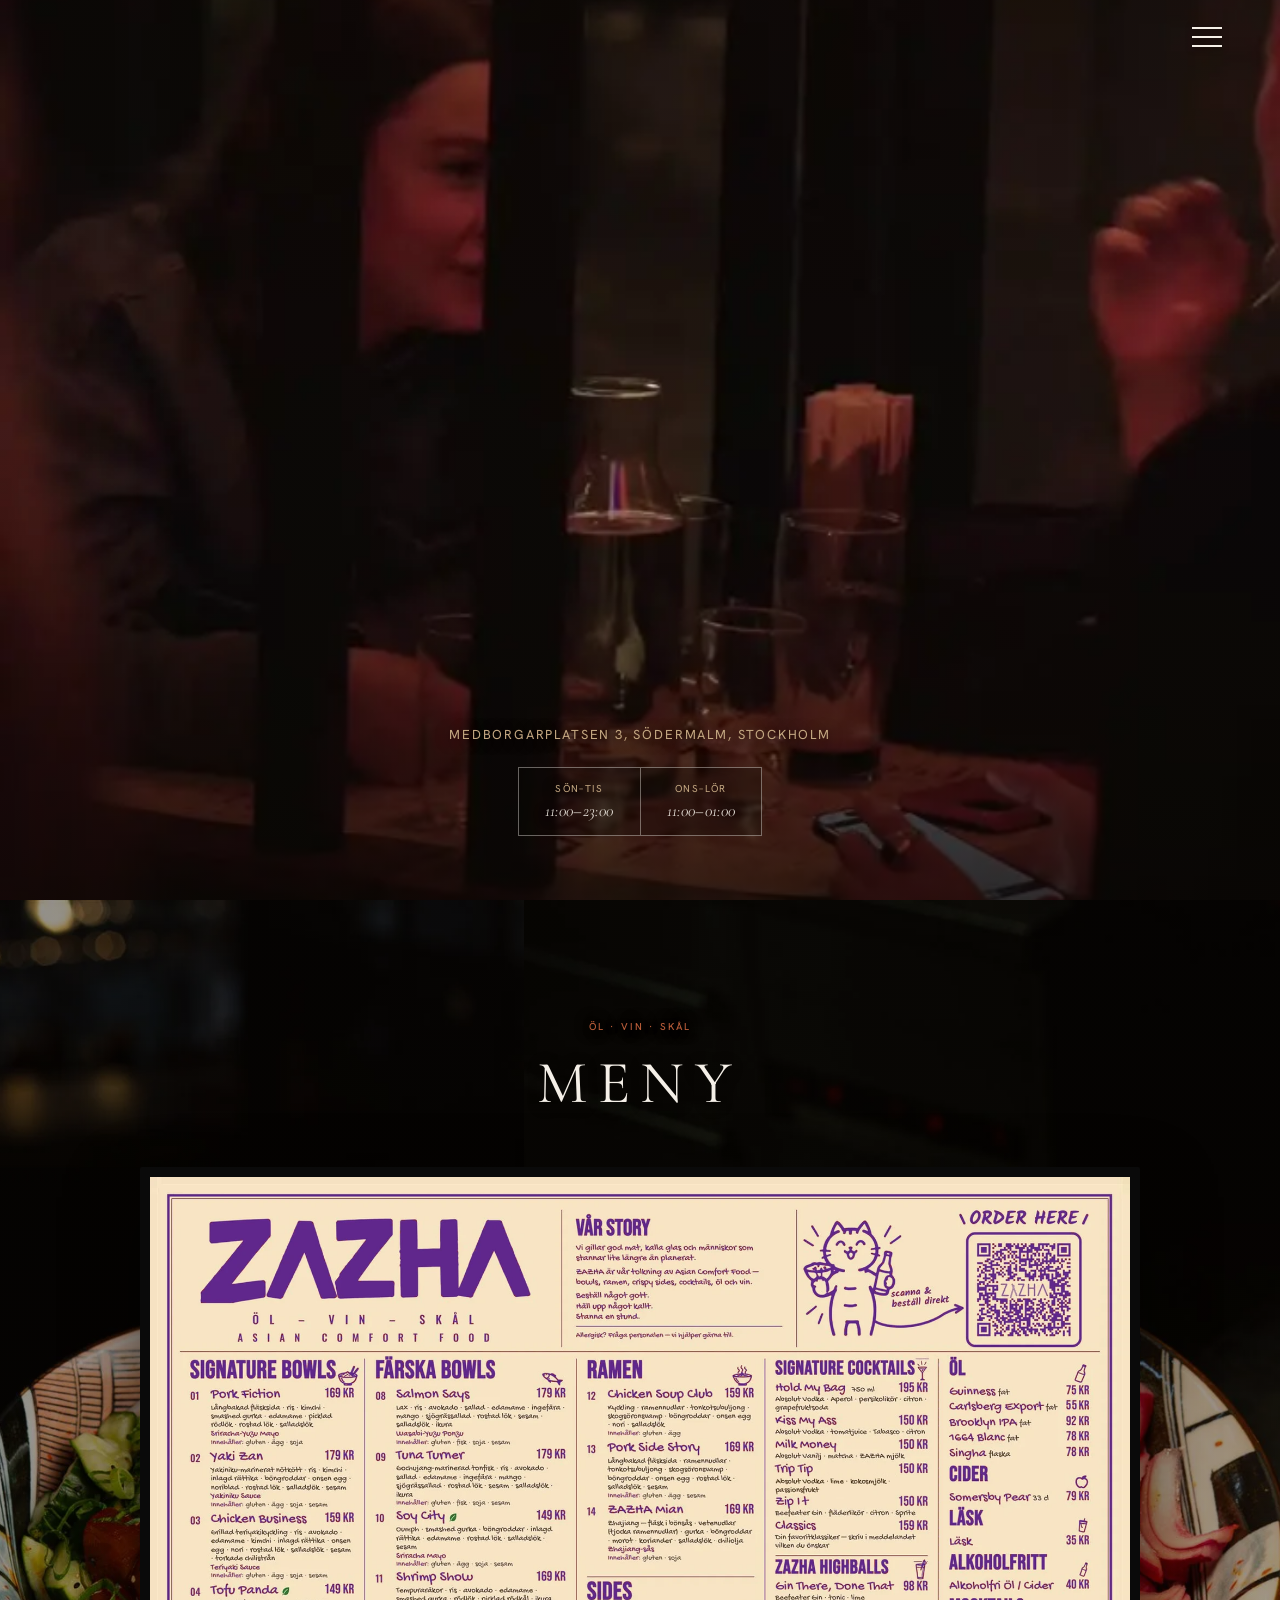
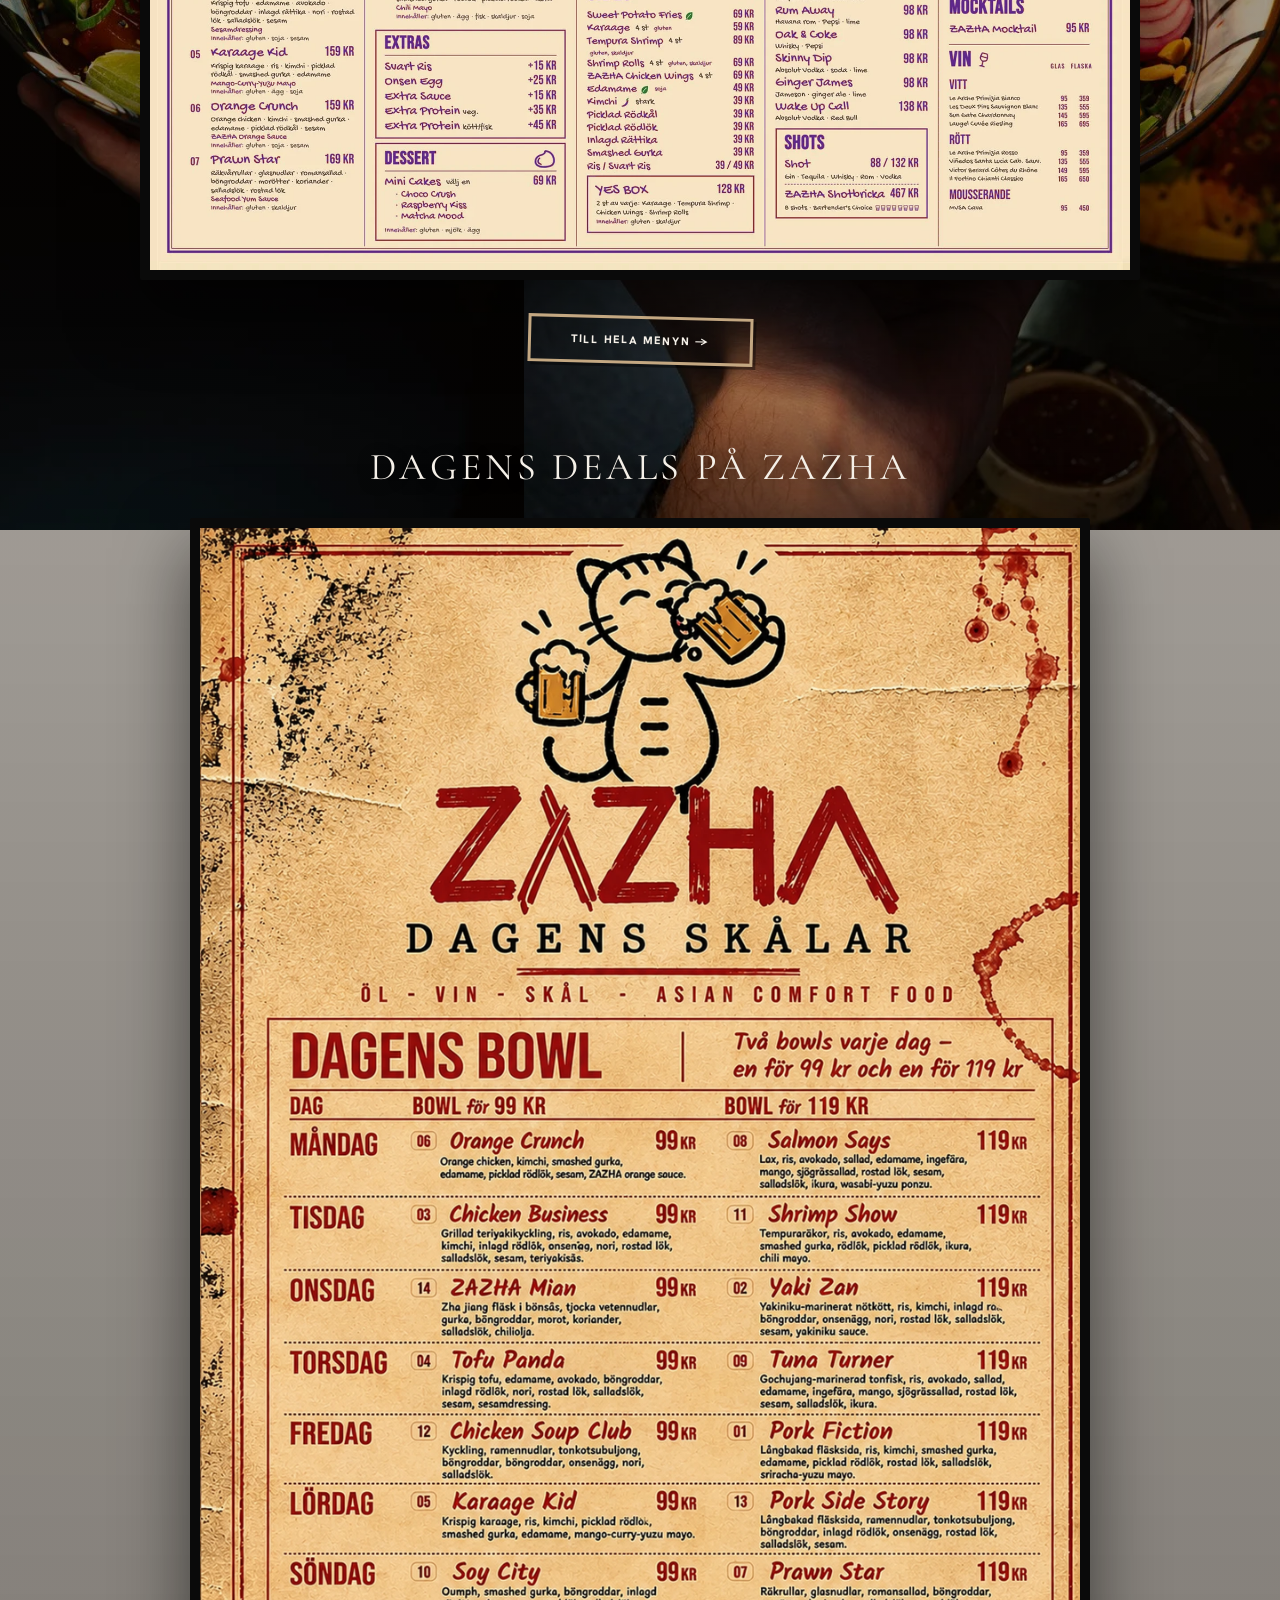
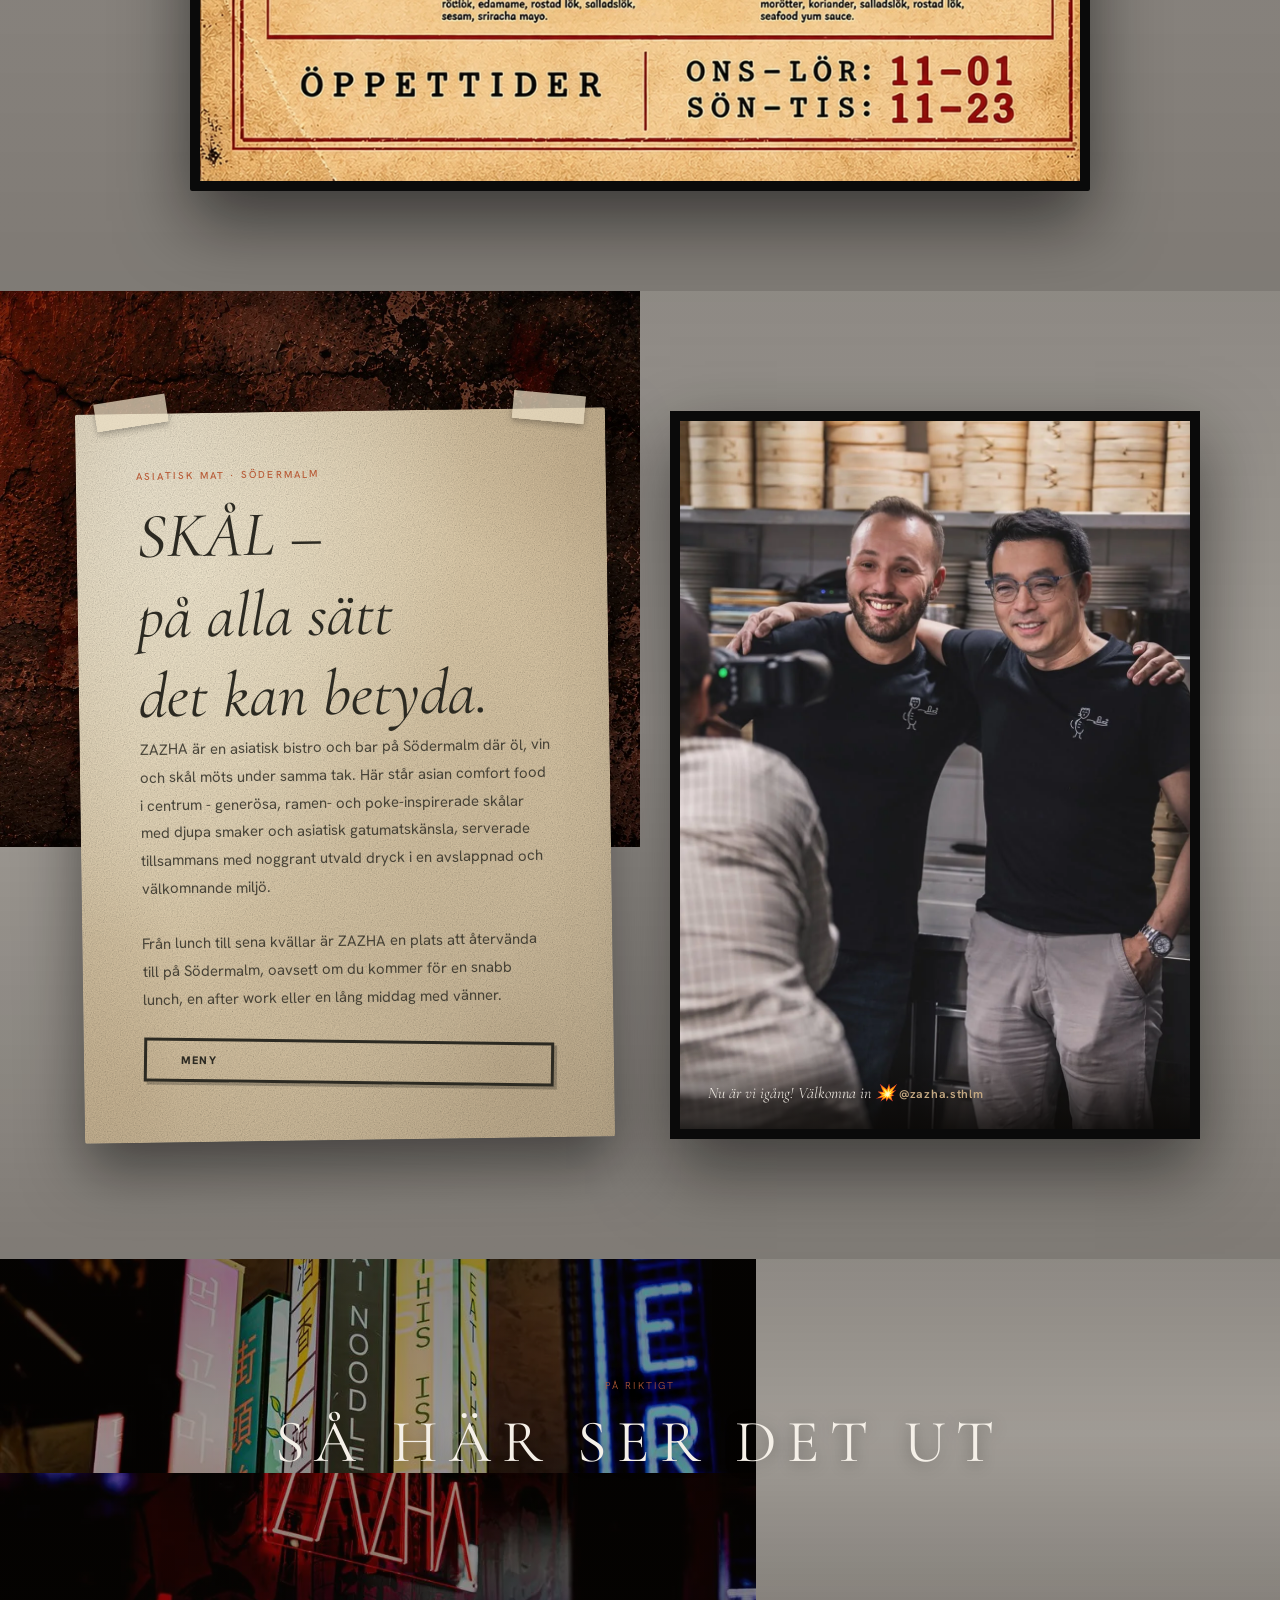
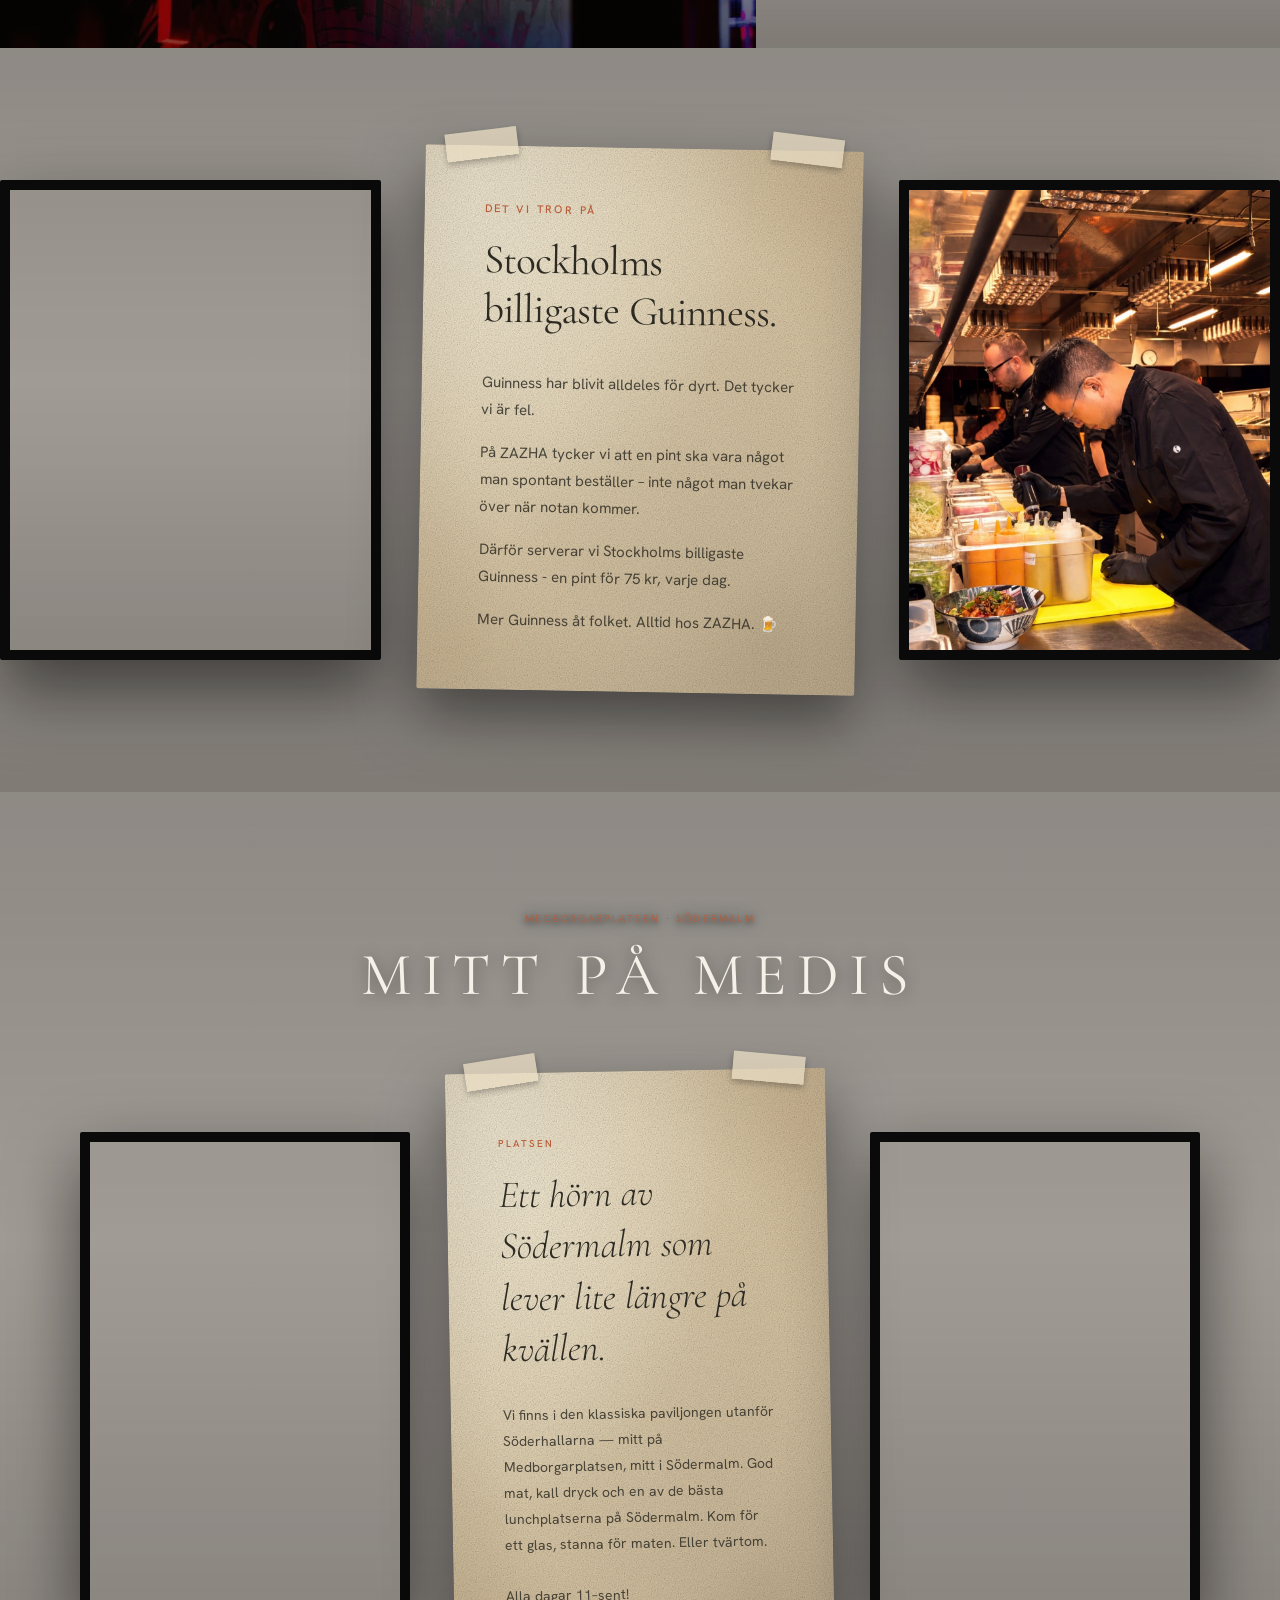
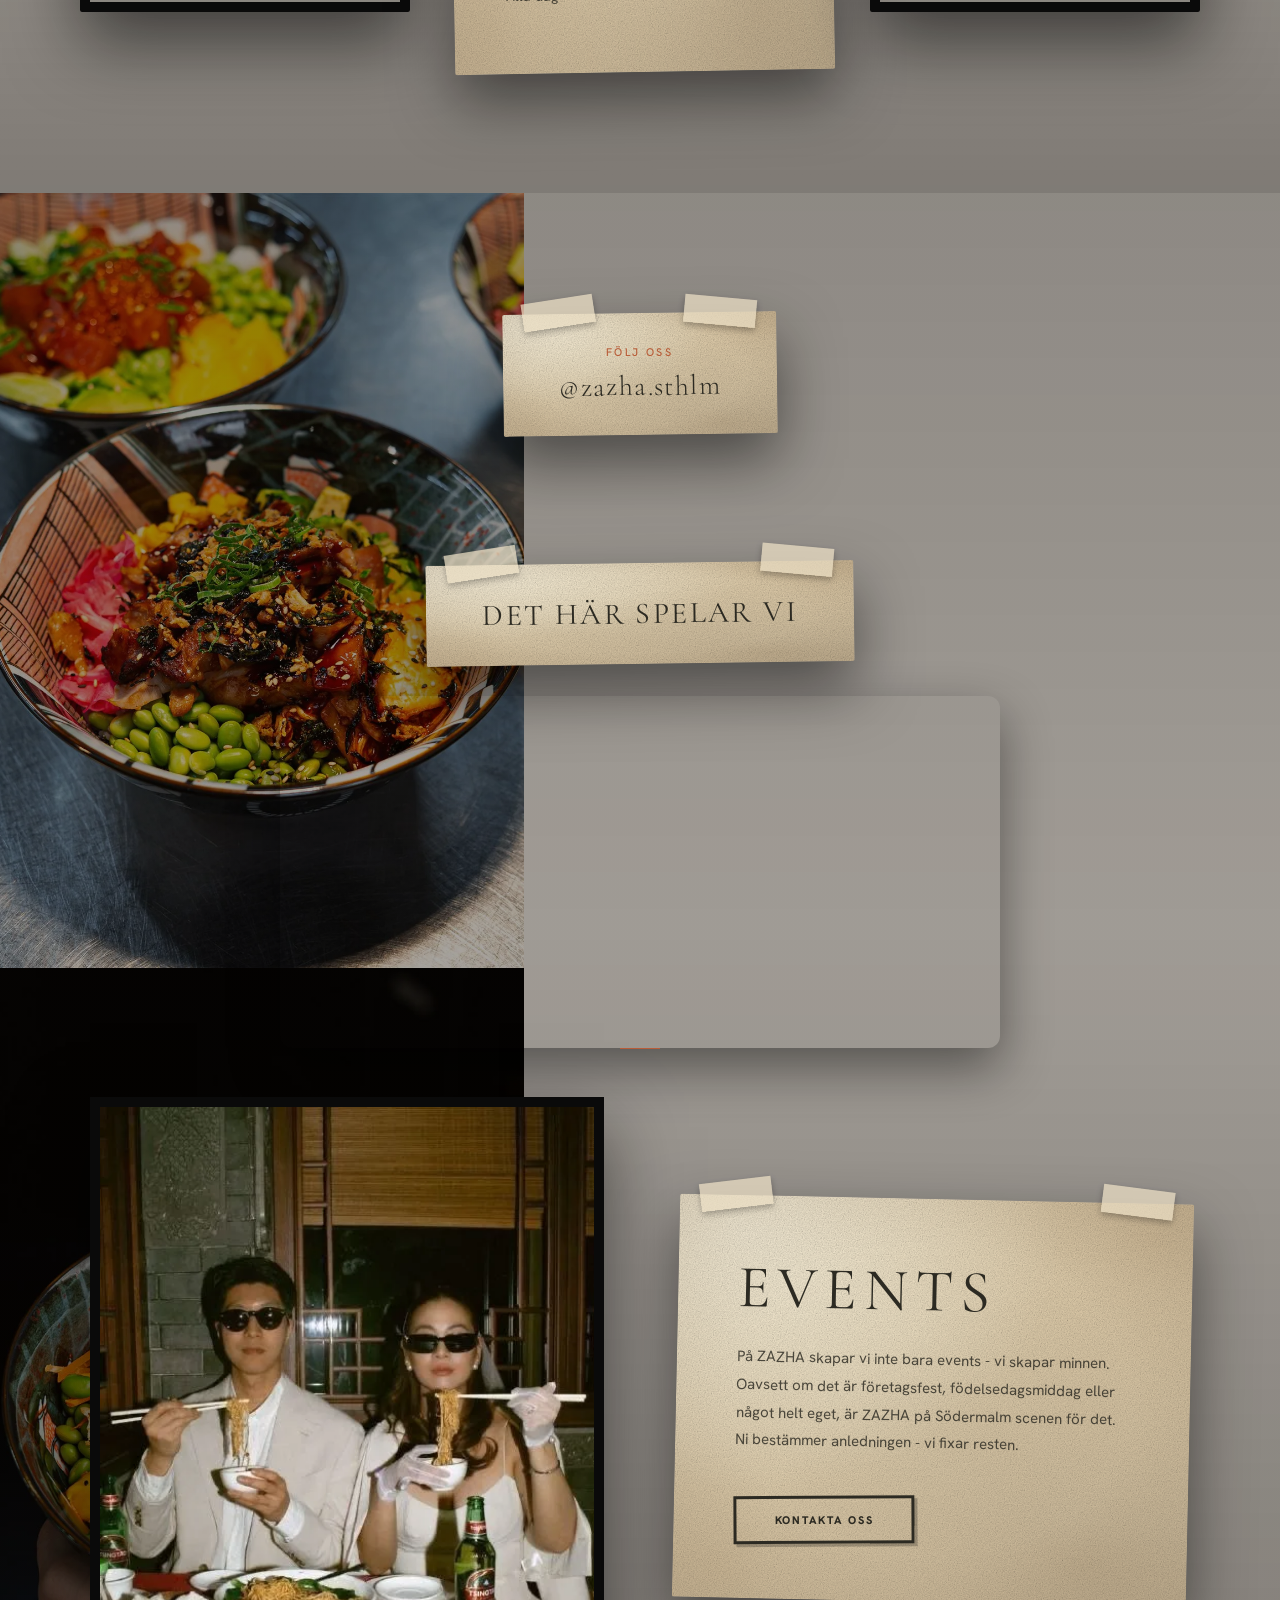
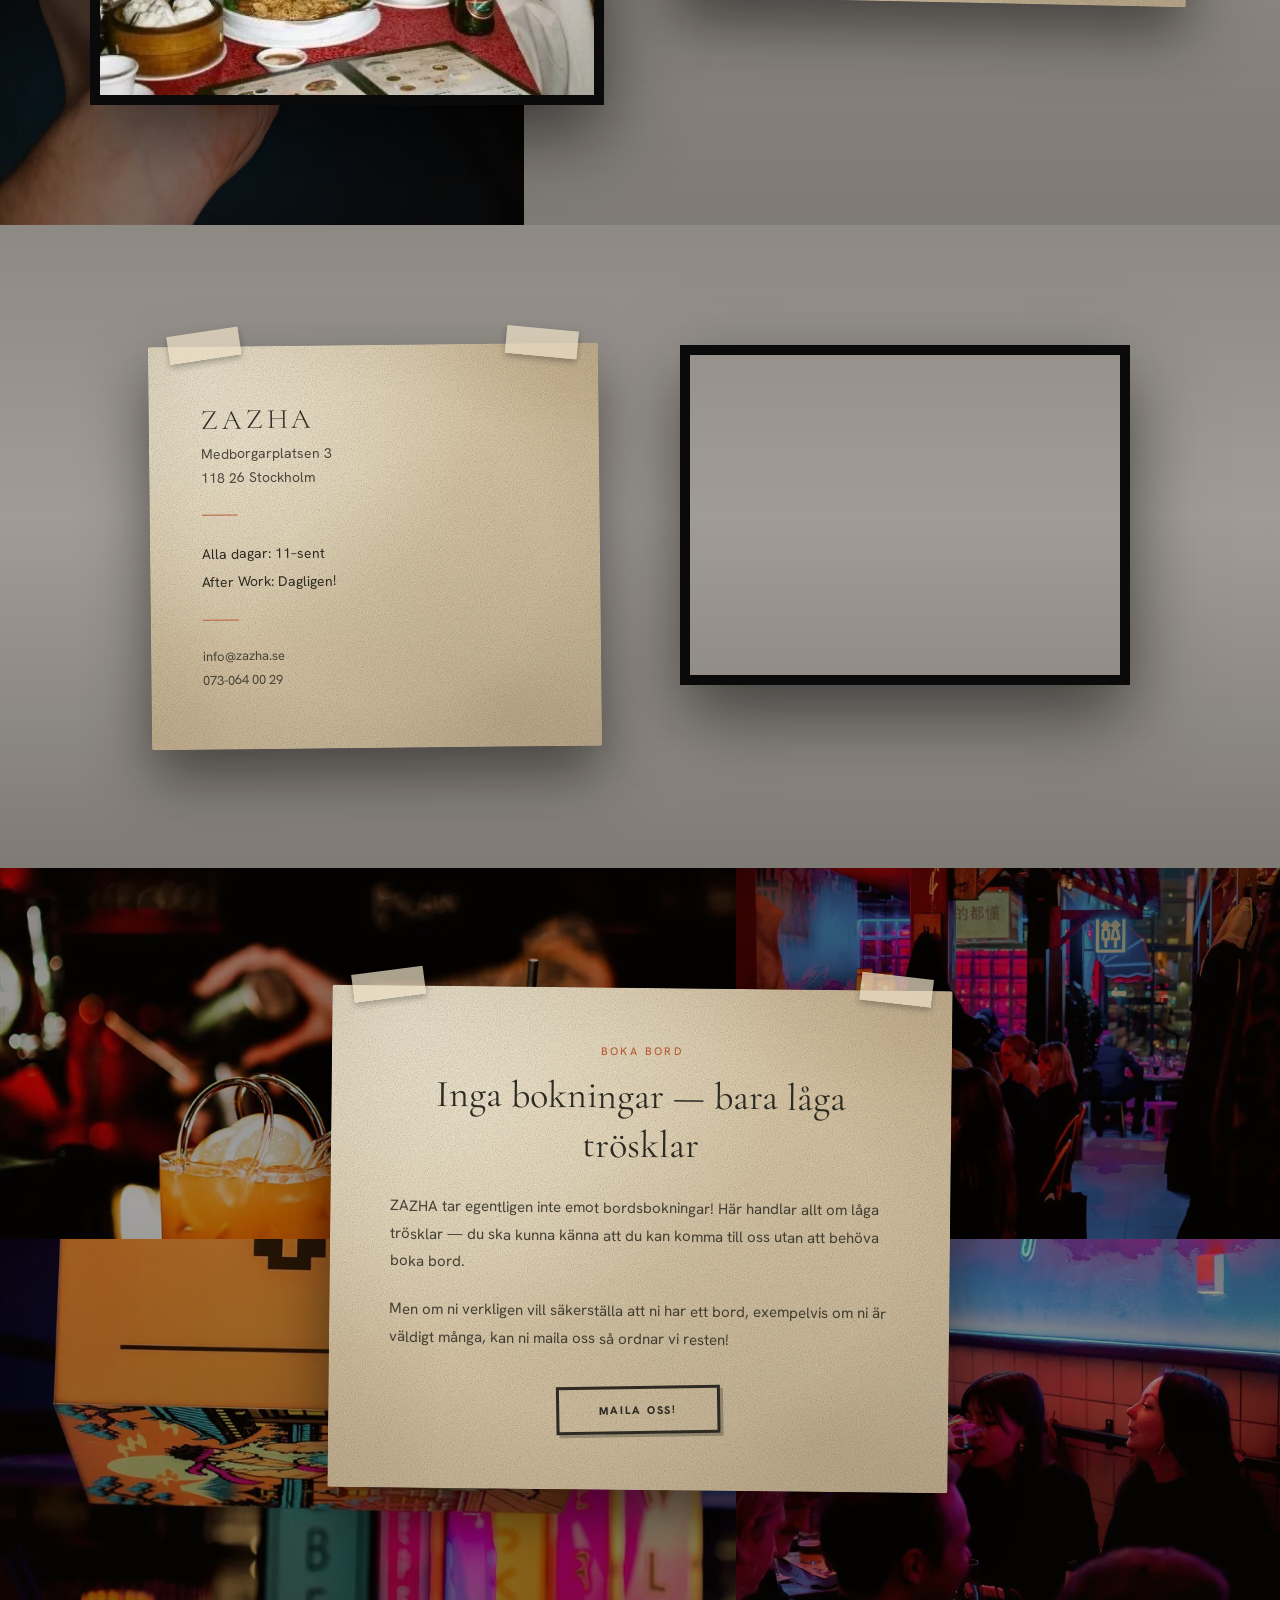
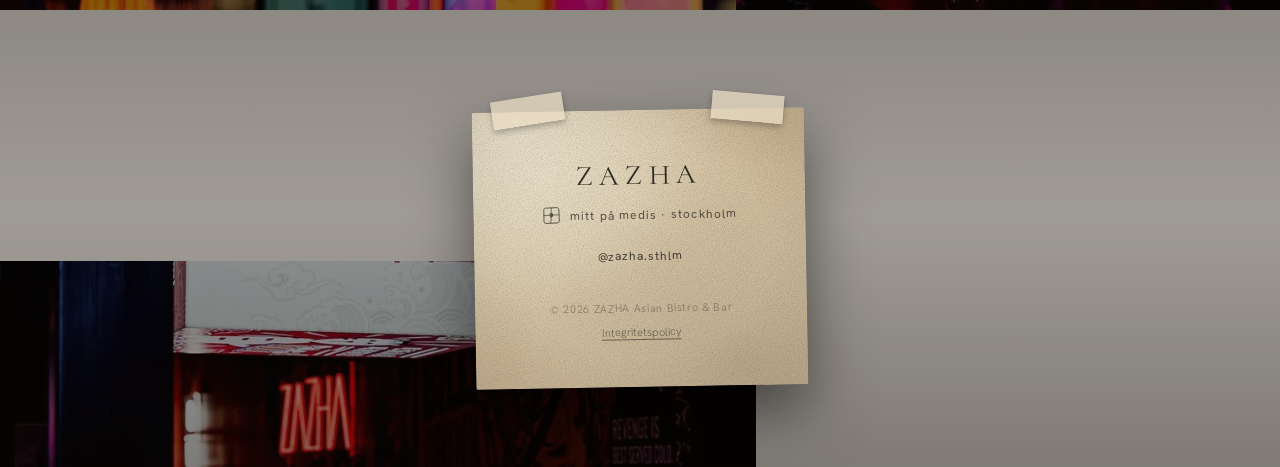
<file: index.html>
<!DOCTYPE html>
<html lang="sv">
<head>
  <!-- Google Analytics 4 -->
  <script async src="https://www.googletagmanager.com/gtag/js?id=G-KSLDCRY60X"></script>
  <script>
    window.dataLayer = window.dataLayer || [];
    function gtag(){dataLayer.push(arguments);}
    gtag('js', new Date());
    gtag('config', 'G-KSLDCRY60X');
  </script>

  <meta charset="UTF-8">
  <meta name="viewport" content="width=device-width, initial-scale=1.0">
  <title>ZAZHA · Asiatisk Mat på Södermalm · Ramen, Poke Bowls & Lunch</title>
  <link rel="icon" href="/favicon.ico" sizes="48x48">
  <link rel="icon" type="image/png" sizes="192x192" href="/favicon.png">
  <link rel="apple-touch-icon" sizes="180x180" href="/apple-touch-icon.png">
  <link rel="canonical" href="https://zazha.se/">
  <link rel="preconnect" href="https://fonts.googleapis.com">
  <link rel="preconnect" href="https://fonts.gstatic.com" crossorigin>
  <link rel="stylesheet" href="https://fonts.googleapis.com/css2?family=Cormorant+Garamond:ital,wght@0,400;1,400&family=Hanken+Grotesk:wght@300;400;700;800&display=swap">
  <meta name="description" content="Asiatisk bistro & bar på Medborgarplatsen, Södermalm. Ramen-inspirerade skålar, poke bowls och asiatisk gatumat till lunch, middag och after work. Stockholms billigaste Guinness. Öppet alla dagar.">
  <meta name="keywords" content="asiatisk mat södermalm, asiatisk restaurang södermalm, god mat södermalm, ramen södermalm, ramen stockholm, poke bowl södermalm, poke bowl stockholm, asiatisk gatumat stockholm, lunch södermalm, bra lunch södermalm, billig lunch södermalm, bästa lunchen södermalm, restaurang medborgarplatsen, bar medborgarplatsen, after work södermalm, bistro södermalm, guinness stockholm, billigaste guinness stockholm, ZAZHA">

  <!-- Open Graph / länkförhandsvisning -->
  <meta property="og:type"        content="website">
  <meta property="og:url"         content="https://zazha.se/">
  <meta property="og:title"       content="ZAZHA · Asiatisk Mat på Södermalm · Ramen, Poke Bowls & Lunch">
  <meta property="og:description" content="Asiatisk bistro & bar på Medborgarplatsen, Södermalm. Ramen-inspirerade skålar, poke bowls och asiatisk gatumat till lunch, middag och after work.">
  <meta property="og:image"       content="https://zazha.se/images/og-image.png">
  <meta property="og:image:width" content="1200">
  <meta property="og:image:height" content="630">
  <meta property="og:locale"      content="sv_SE">

  <!-- Twitter/iMessage card -->
  <meta name="twitter:card"        content="summary_large_image">
  <meta name="twitter:title"       content="ZAZHA — Asiatisk Bistro & Bar · Södermalm">
  <meta name="twitter:description" content="Ramen, poke bowls och asiatisk gatumat på Södermalm. Bar-first bistro i Söderhallarna.">
  <meta name="twitter:image"       content="https://zazha.se/images/og-image.png">
  <script type="application/ld+json">
  {
    "@context": "https://schema.org",
    "@type": "Restaurant",
    "name": "ZAZHA Asian Bistro & Bar",
    "description": "Asiatisk bistro och bar på Södermalm, Stockholm. Ramen-inspirerade skålar, poke bowls och asiatisk gatumat till lunch, middag och after work. Stockholms billigaste Guinness. Bar-first på Medborgarplatsen.",
    "address": {
      "@type": "PostalAddress",
      "streetAddress": "Medborgarplatsen 3",
      "addressLocality": "Stockholm",
      "addressRegion": "Södermalm",
      "postalCode": "118 26",
      "addressCountry": "SE"
    },
    "geo": {
      "@type": "GeoCoordinates",
      "latitude": 59.3134,
      "longitude": 18.0710
    },
    "image": ["https://zazha.se/images/og-image.png", "https://zazha.se/images/gallery-01.jpg", "https://zazha.se/images/gallery-04.jpg"],
    "servesCuisine": ["Asian", "Japanese", "Korean", "Chinese", "Asian Fusion", "Ramen", "Poke"],
    "priceRange": "$",
    "openingHours": ["Su-Tu 11:00-23:00", "We-Sa 11:00-01:00"],
    "openingHoursSpecification": [
      {
        "@type": "OpeningHoursSpecification",
        "dayOfWeek": ["Sunday", "Monday", "Tuesday"],
        "opens": "11:00",
        "closes": "23:00"
      },
      {
        "@type": "OpeningHoursSpecification",
        "dayOfWeek": ["Wednesday", "Thursday", "Friday", "Saturday"],
        "opens": "11:00",
        "closes": "01:00"
      }
    ],
    "acceptsReservations": "False",
    "hasMenu": "https://zazha.se/meny.html",
    "menu": "https://zazha.se/meny.html",
    "url": "https://zazha.se",
    "telephone": "+46730640029",
    "sameAs": ["https://instagram.com/zazha.sthlm"],
    "areaServed": ["Södermalm", "Medborgarplatsen", "Stockholm"],
    "keywords": "asiatisk mat södermalm, ramen södermalm, poke bowl stockholm, god mat södermalm, lunch södermalm, guinness stockholm, bar medborgarplatsen"
  }
  </script>
  <script type="application/ld+json">
  {
    "@context": "https://schema.org",
    "@type": "FAQPage",
    "mainEntity": [
      {
        "@type": "Question",
        "name": "Var hittar man bra asiatisk mat på Södermalm?",
        "acceptedAnswer": {
          "@type": "Answer",
          "text": "ZAZHA är en asiatisk bistro och bar mitt på Medborgarplatsen, Södermalm, med ramen-inspirerade skålar, poke bowls och asiatisk gatumat i en avslappnad, bar-first miljö."
        }
      },
      {
        "@type": "Question",
        "name": "Har ZAZHA ramen och poke bowls?",
        "acceptedAnswer": {
          "@type": "Answer",
          "text": "Ja, ZAZHAs meny bygger på generösa, ramen- och poke-inspirerade skålar med asiatisk gatumatskänsla, serverade tillsammans med noggrant utvald öl och vin."
        }
      },
      {
        "@type": "Question",
        "name": "Var kan man äta bra lunch på Södermalm?",
        "acceptedAnswer": {
          "@type": "Answer",
          "text": "ZAZHA på Medborgarplatsen serverar asiatiskt inspirerad lunch varje dag från klockan 11, mitt i Söderhallarna på Södermalm."
        }
      },
      {
        "@type": "Question",
        "name": "Var ligger ZAZHA?",
        "acceptedAnswer": {
          "@type": "Answer",
          "text": "ZAZHA ligger på Medborgarplatsen 3 utanför Söderhallarna, mitt på Södermalm i Stockholm."
        }
      },
      {
        "@type": "Question",
        "name": "Vad kostar en Guinness på ZAZHA?",
        "acceptedAnswer": {
          "@type": "Answer",
          "text": "ZAZHA serverar Stockholms billigaste Guinness. En pint kostar 75 kr, varje dag."
        }
      },
      {
        "@type": "Question",
        "name": "Har ZAZHA vegetariska alternativ?",
        "acceptedAnswer": {
          "@type": "Answer",
          "text": "Ja, ZAZHA har flera vegetariska bowls och sides på menyn, markerade på menyn för enkel överblick."
        }
      },
      {
        "@type": "Question",
        "name": "Kan man boka bord på ZAZHA?",
        "acceptedAnswer": {
          "@type": "Answer",
          "text": "ZAZHA tar normalt inte emot bordsbokningar - låga trösklar är en del av konceptet. Vid större sällskap går det bra att mejla info@zazha.se för att säkerställa bord."
        }
      },
      {
        "@type": "Question",
        "name": "Anordnar ZAZHA företagsevent och fester?",
        "acceptedAnswer": {
          "@type": "Answer",
          "text": "Ja, ZAZHA på Medborgarplatsen tar emot bokningar för företagsfester, födelsedagsmiddagar och andra event. Kontakta ZAZHA via info@zazha.se för offert."
        }
      },
      {
        "@type": "Question",
        "name": "Vilka är öppettiderna på ZAZHA?",
        "acceptedAnswer": {
          "@type": "Answer",
          "text": "ZAZHA på Medborgarplatsen, Södermalm har öppet söndag–tisdag 11:00–23:00 och onsdag–lördag 11:00–01:00."
        }
      }
    ]
  }
  </script>
  <style>
    /* ============================================================
       TOKENS
    ============================================================ */
    :root {
      --cream:      #F5F0E8;
      --charcoal:   #2C2A22;
      --olive:      #3A4E28;
      --terracotta: #B85C38;
      --sage:       #6B7D4A;
      --sand:       #C4A882;
      --paper:      #EBDDBE;

      --serif: 'Cormorant Garamond', Georgia, serif;
      --sans:  'Hanken Grotesk', system-ui, sans-serif;
    }

    /* ============================================================
       RESET & BASE
    ============================================================ */
    *, *::before, *::after { box-sizing: border-box; margin: 0; padding: 0; }
    html { scroll-behavior: smooth; }

    body {
      font-family: var(--sans);
      font-weight: 300;
      color: var(--charcoal);
      background: var(--cream);
      -webkit-font-smoothing: antialiased;
    }

    /* Fast, viewport-storlek bakgrund i stället för background-attachment:fixed —
       den CSS-egenskapen renderas suddig/kaklad på mobila webbläsare eftersom
       "cover" då skalas efter HELA sidans höjd. En fixed-positionerad div skalas
       alltid bara mot skärmen, så bilden förblir skarp och sömlös (ingen repeat). */
    .site-bg {
      position: fixed;
      inset: 0;
      z-index: -1;
      background: url('images/hero-wall.webp') center / cover no-repeat;
    }

    img { display: block; max-width: 100%; }
    picture { display: contents; }
    :focus-visible { outline: 2px solid var(--terracotta); outline-offset: 3px; }
    a   { text-decoration: none; color: inherit; }

    /* ============================================================
       NAVIGATION
       Transparent over hero → cream bg when scrolled
    ============================================================ */
    #events, #boka { scroll-margin-top: 88px; }

    #nav {
      position: fixed;
      top: 0; left: 0; right: 0;
      z-index: 200;
      height: 76px;
      padding: 0 48px;
      display: flex;
      align-items: center;
      justify-content: space-between;
      color: var(--cream);
      background-color: #1c1a15;
      background-image:
        url("data:image/svg+xml,%3Csvg xmlns='http://www.w3.org/2000/svg' width='240' height='240'%3E%3Cfilter id='n'%3E%3CfeTurbulence type='fractalNoise' baseFrequency='0.85' numOctaves='3' stitchTiles='stitch'/%3E%3CfeColorMatrix type='saturate' values='0'/%3E%3C/filter%3E%3Crect width='100%25' height='100%25' filter='url(%23n)' opacity='0.5'/%3E%3C/svg%3E"),
        radial-gradient(ellipse at 94% 0%, rgba(184,92,56,0.28), transparent 60%);
      background-blend-mode: overlay, normal;
      border-bottom: 3px solid var(--terracotta);
      box-shadow: 0 6px 18px rgba(0,0,0,0.35);
      transition: box-shadow 0.3s ease;
    }
    #nav.scrolled {
      background-color: #1c1a15;
      color: var(--cream);
      box-shadow: 0 6px 18px rgba(0,0,0,0.5);
    }

    /* Logo — cream badge on hero, merges into nav bg on scroll */
    .nav-logo img {
      height: 40px;
      width: auto;
      display: block;
      border-radius: 2px;
    }

    /* Hours + address — left side of nav bar */
    .nav-info {
      display: flex;
      flex-direction: column;
      line-height: 1.35;
      white-space: nowrap;
    }
    .nav-info-hours {
      font-family: var(--sans);
      font-size: 11px;
      font-weight: 800;
      letter-spacing: 0.06em;
      text-transform: uppercase;
      color: var(--terracotta);
    }
    .nav-info-address {
      font-family: var(--sans);
      font-size: 11px;
      font-weight: 400;
      letter-spacing: 0.03em;
      color: var(--cream);
      opacity: 0.7;
    }

    /* Desktop links */
    .nav-links {
      display: flex;
      align-items: center;
      gap: 36px;
      list-style: none;
    }

    .nav-links a {
      font-family: var(--sans);
      font-weight: 700;
      font-size: 12px;
      letter-spacing: 0.10em;
      text-transform: uppercase;
      color: inherit;
      transition: color 0.2s;
    }
    .nav-links a:hover { color: var(--terracotta); }

    /* Boka bord — rubber-stamp button */
    .nav-cta {
      background: var(--terracotta) !important;
      color: var(--cream) !important;
      padding: 10px 24px;
      font-size: 11px !important;
      font-weight: 800 !important;
      letter-spacing: 0.14em !important;
      text-transform: uppercase;
      border: 2px solid var(--charcoal);
      display: inline-block;
      transform: rotate(-2deg);
      box-shadow: 3px 3px 0 rgba(0,0,0,0.4);
      transition: background 0.2s !important, transform 0.2s !important;
    }
    .nav-cta:hover { background: #8f3a20 !important; opacity: 1 !important; transform: rotate(0deg) scale(1.04); }

    /* ---- Dropdown curtain (Mat & Dryck) ---- */
    .has-dropdown { position: relative; }
    .has-dropdown::after { content: ''; position: absolute; top: 100%; left: 0; right: 0; height: 16px; }

    .nav-arrow {
      display: inline-block;
      font-size: 9px;
      margin-left: 3px;
      opacity: 0.55;
      transition: transform 0.22s ease;
      vertical-align: middle;
    }
    .has-dropdown:hover .nav-arrow { transform: rotate(180deg); }

    .dropdown {
      position: absolute;
      top: calc(100% + 16px);
      left: 50%;
      transform: translateX(-50%) translateY(-10px);
      background: #1c1a15;
      border-top: 3px solid var(--terracotta);
      padding: 6px 0 14px;
      min-width: 175px;
      box-shadow: 0 16px 44px rgba(0,0,0,0.5);
      opacity: 0;
      pointer-events: none;
      transition: opacity 0.22s ease, transform 0.22s ease;
      z-index: 201;
    }
    .has-dropdown:hover .dropdown,
    .has-dropdown:focus-within .dropdown {
      opacity: 1;
      pointer-events: all;
      transform: translateX(-50%) translateY(0);
    }
    .dropdown a {
      display: block;
      padding: 9px 22px;
      font-family: var(--sans);
      font-weight: 700;
      font-size: 11px;
      letter-spacing: 0.09em;
      text-transform: uppercase;
      color: var(--cream);
      transition: color 0.15s, padding-left 0.18s;
    }
    .dropdown a:hover { color: var(--terracotta); padding-left: 30px; }

    /* Hamburger (mobile only) */
    .nav-hamburger {
      display: none;
      flex-direction: column;
      gap: 5px;
      background: none;
      border: none;
      padding: 6px;
      cursor: pointer;
      color: inherit;
    }
    .nav-hamburger span {
      display: block;
      width: 22px;
      height: 1.5px;
      background: currentColor;
      transition: background 0.3s;
    }

    /* Över videon: helt genomskinlig header — bara hamburgerknappen syns.
       Efter videon (#nav.scrolled) kommer den vanliga headern tillbaka. */
    #nav:not(.scrolled) {
      background: transparent;
      border-bottom-color: transparent;
      box-shadow: none;
      justify-content: flex-end;
    }
    #nav:not(.scrolled) .nav-info,
    #nav:not(.scrolled) .nav-links { display: none; }
    #nav:not(.scrolled) .nav-hamburger { display: flex; gap: 7px; padding: 10px; }
    #nav:not(.scrolled) .nav-hamburger span {
      width: 30px; height: 2px;
      box-shadow: 0 1px 6px rgba(0,0,0,0.6);
    }
    #nav { transition: box-shadow 0.3s ease, background-color 0.3s ease, border-color 0.3s ease; }

    /* Hamburgerknappen blir ett kryss när menyn är öppen (ersätter Stäng-knappen) */
    .nav-hamburger span { transition: transform 0.3s ease, opacity 0.2s ease, background 0.3s; }
    .nav-hamburger[aria-expanded="true"] span:nth-child(1) { transform: translateY(6.5px) rotate(45deg); }
    .nav-hamburger[aria-expanded="true"] span:nth-child(2) { opacity: 0; }
    .nav-hamburger[aria-expanded="true"] span:nth-child(3) { transform: translateY(-6.5px) rotate(-45deg); }
    #menu-close { display: none; }
    #nav:not(.scrolled) .nav-hamburger[aria-expanded="true"] span:nth-child(1) { transform: translateY(9px) rotate(45deg); }
    #nav:not(.scrolled) .nav-hamburger[aria-expanded="true"] span:nth-child(3) { transform: translateY(-9px) rotate(-45deg); }

    /* ============================================================
       MOBILE MENU OVERLAY
       Olive background, large Cormorant links, centered
    ============================================================ */
    #mobile-menu {
      position: fixed;
      inset: 0;
      z-index: 199;
      background-color: #1c1a15;
      background-image:
        url("data:image/svg+xml,%3Csvg xmlns='http://www.w3.org/2000/svg' width='240' height='240'%3E%3Cfilter id='n'%3E%3CfeTurbulence type='fractalNoise' baseFrequency='0.85' numOctaves='3' stitchTiles='stitch'/%3E%3CfeColorMatrix type='saturate' values='0'/%3E%3C/filter%3E%3Crect width='100%25' height='100%25' filter='url(%23n)' opacity='0.5'/%3E%3C/svg%3E"),
        radial-gradient(ellipse at 85% 10%, rgba(184,92,56,0.3), transparent 55%),
        radial-gradient(ellipse at 10% 90%, rgba(184,92,56,0.22), transparent 55%);
      background-blend-mode: overlay, normal, normal;
      border-top: 4px solid var(--terracotta);
      display: flex;
      flex-direction: column;
      align-items: center;
      justify-content: center;
      gap: 26px;
      opacity: 0;
      pointer-events: none;
      transition: opacity 0.3s ease;
      overflow-y: auto;
      padding: 100px 0 40px;
    }
    #mobile-menu.open { opacity: 1; pointer-events: all; }

    #mobile-menu a {
      font-family: var(--sans);
      font-weight: 800;
      font-size: 26px;
      text-transform: uppercase;
      color: var(--cream);
      letter-spacing: 0.04em;
      transition: opacity 0.2s, color 0.2s;
    }
    #mobile-menu a:hover { color: var(--terracotta); opacity: 1; }

    .mobile-menu-info {
      margin-top: 6px;
      padding-top: 28px;
      border-top: 1px solid rgba(236,224,197,0.25);
      width: 82%;
      max-width: 320px;
      display: flex;
      flex-direction: column;
      align-items: center;
      gap: 16px;
    }
    .mobile-menu-hours {
      display: inline-flex;
      border: 1px solid rgba(236,224,197,0.35);
    }
    .mobile-menu-hours-item { padding: 10px 18px; text-align: center; }
    .mobile-menu-hours-item + .mobile-menu-hours-item {
      border-left: 1px solid rgba(236,224,197,0.35);
    }
    .mobile-menu-hours-label {
      display: block;
      font-family: var(--sans);
      font-weight: 400;
      font-size: 11px;
      letter-spacing: 0.08em;
      text-transform: uppercase;
      color: var(--cream);
      opacity: 0.65;
    }
    .mobile-menu-hours-time {
      display: block;
      font-family: var(--serif);
      font-style: italic;
      font-size: 17px;
      color: var(--cream);
      margin-top: 2px;
    }
    .mobile-menu-address {
      font-family: var(--sans);
      font-weight: 400;
      font-size: 14px;
      text-transform: none;
      letter-spacing: 0.02em;
      color: var(--cream);
      opacity: 0.75;
      text-align: center;
      display: flex;
      align-items: center;
      gap: 6px;
    }

    #menu-close {
      position: absolute;
      top: 28px; right: 40px;
      font-family: var(--sans);
      font-weight: 300;
      font-size: 11px;
      letter-spacing: 0.16em;
      text-transform: uppercase;
      color: var(--sand);
      background: none;
      border: none;
      cursor: pointer;
    }

    /* ============================================================
       HERO
       Cream bg, centered logo — tiger always fully visible
    ============================================================ */
    #hero {
      position: relative;
      height: 100vh;
      background: transparent;
      display: flex;
      flex-direction: column;
      align-items: center;
      justify-content: center;
      text-align: center;
      overflow: hidden;
      padding: 100px 40px 48px;
    }

    /* Bakgrundsbildspel — korsar mellan riktiga foton av lokalen och maten */
    .hero-slideshow {
      position: absolute;
      inset: 0;
      z-index: 0;
      overflow: hidden;
    }
    .hero-slide {
      position: absolute;
      inset: 0;
      width: 100%;
      height: 100%;
      object-fit: cover;
      opacity: 0;
      transition: opacity 0.55s ease;
    }
    .hero-slide.active { opacity: 1; }

    .hero-backdrop {
      position: absolute;
      inset: 0;
      background: linear-gradient(rgba(10, 6, 3, 0.44), rgba(10, 6, 3, 0.36) 45%, rgba(10, 6, 3, 0.5));
      z-index: 0;
    }

    /* Bakgrundsvideo i hero — fyller hela ytan */
    .hero-video {
      position: absolute;
      inset: 0;
      width: 100%;
      height: 100%;
      object-fit: cover;
      z-index: 0;
      background: #0a0603 url('images/hero-video-poster.webp') center / cover no-repeat;
    }
    #hero { justify-content: flex-end; padding-bottom: 64px; }
    #hero .hero-backdrop {
      background: linear-gradient(rgba(10, 6, 3, 0.35), rgba(10, 6, 3, 0.05) 35%, rgba(10, 6, 3, 0.15) 60%, rgba(10, 6, 3, 0.7));
    }
    /* Rubriken syns inte men finns kvar för Google */
    #hero .hero-tagline { position: absolute; width: 1px; height: 1px; overflow: hidden; clip: rect(0 0 0 0); white-space: nowrap; margin: 0; }
    @media (max-width: 900px) {
      #hero { padding-bottom: 40px; }
    }

    /* Mosaic hero slides — grid of photos, always fills the frame edge to edge */
    .hero-mosaic {
      display: grid;
      width: 100%;
      height: 100%;
      gap: 0;
    }
    .mosaic-tile {
      position: relative;
      overflow: hidden;
    }
    .mosaic-tile img { display: block; width: 100%; height: 100%; object-fit: cover; }

    .mosaic-1 { grid-template-columns: 1.3fr 0.9fr 1.1fr 0.8fr; grid-template-rows: 1.15fr 0.85fr; }
    .mosaic-2 { grid-template-columns: 0.9fr 1.2fr 0.85fr 1.25fr; grid-template-rows: 0.9fr 1.1fr; }
    .mosaic-3 { grid-template-columns: 1fr 1fr 1fr 1fr; grid-template-rows: 1fr 1fr; }
    .mosaic-4 { grid-template-columns: 1.4fr 0.8fr 1.3fr 0.9fr; grid-template-rows: 1.05fr 0.95fr; }
    .mosaic-5 { grid-template-columns: 0.8fr 1.3fr 0.9fr 1.3fr; grid-template-rows: 0.95fr 1.05fr; }
    .mosaic-6 { grid-template-columns: 1.1fr 1.1fr 0.8fr 1.3fr; grid-template-rows: 1.1fr 0.9fr; }
    .mosaic-7 { grid-template-columns: 0.85fr 1.25fr 1.1fr 0.9fr; grid-template-rows: 0.9fr 1.1fr; }
    .mosaic-8 { grid-template-columns: 1.2fr 0.9fr 1.3fr 0.75fr; grid-template-rows: 1fr 1fr; }
    .mosaic-9 { grid-template-columns: 1.25fr 0.85fr 1fr 1.15fr; grid-template-rows: 1.1fr 0.9fr; }
    .mosaic-10 { grid-template-columns: 0.95fr 1.3fr 0.8fr 1.2fr; grid-template-rows: 0.95fr 1.05fr; }
    .mosaic-11 { grid-template-columns: 1.15fr 1fr 1.3fr 0.8fr; grid-template-rows: 1.05fr 0.95fr; }

    /* Smaller 4-tile mosaic — used as the per-section backdrop slideshow */
    .mosaic-sm-1 { grid-template-columns: 1.3fr 0.9fr; grid-template-rows: 1.1fr 0.9fr; }
    .mosaic-sm-2 { grid-template-columns: 0.9fr 1.3fr; grid-template-rows: 0.95fr 1.05fr; }
    .mosaic-sm-3 { grid-template-columns: 1fr 1fr; grid-template-rows: 1.15fr 0.85fr; }
    .mosaic-sm-4 { grid-template-columns: 1.15fr 0.85fr; grid-template-rows: 1fr 1fr; }

    @media (max-width: 900px) {
      .mosaic-1, .mosaic-2, .mosaic-3, .mosaic-4, .mosaic-5, .mosaic-6, .mosaic-7, .mosaic-8, .mosaic-9, .mosaic-10, .mosaic-11 {
        grid-template-columns: repeat(2, 1fr) !important; grid-template-rows: repeat(4, 1fr) !important;
      }
    }

    /* Affischen — centrerad, i sin naturliga storlek ovanpå bakgrunden */
    .hero-poster-wrap {
      position: relative;
      z-index: 1;
      flex: 1 1 auto;
      min-height: 0;
      display: flex;
      align-items: center;
      justify-content: center;
    }

    .hero-poster {
      max-width: min(560px, 82vw);
      max-height: 100%;
      width: auto;
      height: auto;
      object-fit: contain;
      display: block;
      filter: drop-shadow(0 25px 60px rgba(0,0,0,0.5));
    }

    .hero-content {
      position: relative;
      z-index: 1;
      flex: 0 0 auto;
      display: flex;
      flex-direction: column;
      align-items: center;
      padding-top: 24px;
    }

    .hero-tagline {
      font-family: var(--sans);
      font-weight: 500;
      font-size: 15px;
      color: var(--cream);
      letter-spacing: 0.06em;
      text-shadow: 0 2px 14px rgba(0,0,0,0.7);
      margin-bottom: 10px;
      text-align: center;
    }

    .hero-sub {
      font-family: var(--sans);
      font-weight: 400;
      font-size: 13px;
      color: var(--sand);
      letter-spacing: 0.14em;
      text-shadow: 0 2px 14px rgba(0,0,0,0.7);
    }

    .hero-btn {
      display: inline-block;
      margin-top: 24px;
      padding: 16px 44px;
      background: var(--terracotta);
      color: var(--cream);
      font-family: var(--sans);
      font-weight: 400;
      font-size: 11px;
      letter-spacing: 0.18em;
      text-transform: uppercase;
      border: none;
      cursor: pointer;
      transition: background 0.25s;
    }
    .hero-btn:hover { background: var(--olive); }

    .hero-hours {
      display: inline-flex;
      margin-top: 24px;
      border: 1px solid rgba(245,240,232,0.4);
      background: rgba(10,8,6,0.28);
      backdrop-filter: blur(2px);
    }
    .hero-hours-item {
      padding: 14px 26px;
      text-align: center;
    }
    .hero-hours-item + .hero-hours-item {
      border-left: 1px solid rgba(245,240,232,0.4);
    }
    .hero-hours-label {
      display: block;
      font-family: var(--sans);
      font-weight: 400;
      font-size: 10px;
      letter-spacing: 0.14em;
      text-transform: uppercase;
      color: var(--sand);
      text-shadow: 0 2px 14px rgba(0,0,0,0.7);
      margin-bottom: 5px;
    }
    .hero-hours-time {
      display: block;
      font-family: var(--serif);
      font-style: italic;
      font-size: 17px;
      letter-spacing: 0.02em;
      color: var(--cream);
      text-shadow: 0 2px 14px rgba(0,0,0,0.7);
    }

    /* ============================================================
       MENY PREVIEW — hela menyn, direkt efter hero
    ============================================================ */
    #meny-preview {
      position: relative;
      overflow: hidden;
      background: transparent;
      padding: 120px 80px 100px;
      text-align: center;
    }
    #meny-preview > *:not(.hero-slideshow):not(.hero-backdrop) { position: relative; z-index: 1; }

    .meny-preview-eyebrow {
      font-family: var(--sans);
      font-weight: 500;
      font-size: 10px;
      letter-spacing: 0.22em;
      text-transform: uppercase;
      color: var(--terracotta);
      margin-bottom: 14px;
      text-shadow: 0 2px 6px rgba(0,0,0,0.9), 0 0 16px rgba(0,0,0,0.9);
    }

    .meny-preview-heading {
      font-family: var(--serif);
      font-weight: 400;
      font-size: clamp(32px, 5vw, 60px);
      letter-spacing: 0.18em;
      color: var(--cream);
      margin-bottom: 48px;
      text-shadow: 0 2px 16px rgba(0,0,0,0.4);
    }

    .meny-preview-frame {
      display: block;
      width: 100%;
      max-width: 1000px;
      margin: 0 auto;
      padding: 0;
      border: 10px solid #0a0a0a;
      box-shadow: 0 30px 70px rgba(0,0,0,0.55);
      border-radius: 2px;
      background: none;
      cursor: zoom-in;
      overflow: hidden;
      transition: transform 0.25s ease;
    }
    .meny-preview-frame:hover { transform: scale(1.012); }
    .meny-preview-frame img {
      width: 100%;
      height: auto;
      display: block;
    }

    .meny-preview-link {
      display: inline-block;
      margin-top: 36px;
      padding: 14px 40px;
      border: 3px solid var(--sand);
      color: var(--cream);
      font-family: var(--sans);
      font-weight: 800;
      font-size: 11px;
      letter-spacing: 0.16em;
      text-transform: uppercase;
      transform: rotate(1.5deg);
      box-shadow: 3px 3px 0 rgba(0,0,0,0.4);
      transition: background 0.22s ease, color 0.22s ease, border-color 0.22s ease, transform 0.22s ease;
    }
    .meny-preview-link:hover { background: var(--terracotta); border-color: var(--terracotta); color: var(--cream); transform: rotate(0deg) scale(1.03); }

    .meny-preview-insta {
      margin: 56px auto 0;
      max-width: 540px;
      padding: 40px 48px;
      transform: rotate(-0.8deg);
    }
    .meny-preview-insta p {
      font-family: var(--sans);
      font-weight: 500;
      font-size: 17px;
      letter-spacing: 0.02em;
      line-height: 1.6;
      color: var(--charcoal);
    }
    .meny-preview-insta a {
      display: inline-block;
      margin-top: 14px;
      font-size: 18px;
      color: var(--terracotta);
      font-weight: 700;
      letter-spacing: 0.08em;
      text-decoration: underline;
      text-underline-offset: 4px;
      transition: color 0.2s;
    }
    .meny-preview-insta a:hover { color: var(--charcoal); }
    .meny-preview-insta-big {
      font-family: var(--serif);
      font-weight: 600;
      font-size: clamp(28px, 4.2vw, 42px);
      line-height: 1.25;
      letter-spacing: 0.01em;
      color: var(--charcoal);
      text-transform: uppercase;
    }
    .meny-preview-insta-big .meny-preview-insta-price {
      color: var(--terracotta);
      font-style: italic;
    }
    .meny-preview-insta-sub {
      margin-top: 10px;
      font-family: var(--sans);
      font-weight: 400;
      font-size: 14px;
      letter-spacing: 0.04em;
      color: var(--charcoal);
      opacity: 0.75;
    }

    .dagens-bowl-block { margin-top: 80px; }
    .dagens-bowl-heading {
      font-family: var(--serif);
      font-weight: 400;
      font-size: clamp(24px, 3.2vw, 38px);
      letter-spacing: 0.10em;
      text-transform: uppercase;
      color: var(--cream);
      text-shadow: 0 2px 16px rgba(0,0,0,0.4);
      margin-bottom: 28px;
    }
    .dagens-bowl-frame { max-width: 900px; }

    /* ---- Lightbox — förstorad meny, delas av preview + ev. länkar ---- */
    .meny-lightbox {
      position: fixed;
      inset: 0;
      z-index: 500;
      background: rgba(10,8,6,0.92);
      display: flex;
      align-items: center;
      justify-content: center;
      padding: 40px;
      cursor: zoom-out;
    }
    .meny-lightbox[hidden] { display: none; }
    .meny-lightbox img {
      max-width: 100%;
      max-height: 100%;
      width: auto;
      height: auto;
      box-shadow: 0 40px 100px rgba(0,0,0,0.6);
      border-radius: 2px;
      cursor: default;
    }
    .meny-lightbox-close {
      position: absolute;
      top: 24px;
      right: 28px;
      background: none;
      border: none;
      color: var(--cream);
      font-size: 22px;
      line-height: 1;
      cursor: pointer;
      padding: 8px;
    }

    /* ============================================================
       POSTER CARD — paper note taped to the wall behind it,
       used for every text block on the page (mirrors the hero)
    ============================================================ */
    .poster-card {
      position: relative;
      background-image:
        url("data:image/svg+xml,%3Csvg xmlns='http://www.w3.org/2000/svg' width='240' height='240'%3E%3Cfilter id='n'%3E%3CfeTurbulence type='fractalNoise' baseFrequency='0.85' numOctaves='3' stitchTiles='stitch'/%3E%3CfeColorMatrix type='saturate' values='0'/%3E%3C/filter%3E%3Crect width='100%25' height='100%25' filter='url(%23n)' opacity='0.6'/%3E%3C/svg%3E"),
        radial-gradient(ellipse at 12% 8%, rgba(255,250,235,0.55), transparent 50%),
        radial-gradient(ellipse at 92% 10%, rgba(150,105,55,0.20), transparent 55%),
        radial-gradient(ellipse at 80% 90%, rgba(100,68,34,0.26), transparent 55%),
        radial-gradient(ellipse at 10% 92%, rgba(140,100,55,0.20), transparent 55%),
        radial-gradient(ellipse at 50% 50%, transparent 55%, rgba(70,45,20,0.16));
      background-color: var(--paper);
      background-blend-mode: multiply, normal, normal, normal, normal, normal;
      box-shadow: 0 26px 60px rgba(0,0,0,0.5);
      border-radius: 2px;
    }
    .poster-card::before,
    .poster-card::after {
      content: '';
      position: absolute;
      top: -15px;
      width: 72px;
      height: 28px;
      background: rgba(236, 224, 197, 0.72);
      box-shadow: 0 3px 6px rgba(0,0,0,0.28);
    }
    .poster-card::before {
      left: 20px;
      transform: rotate(-8deg);
    }
    .poster-card::after {
      right: 20px;
      transform: rotate(6deg);
    }

    /* ============================================================
       CONCEPT
       Cream bg, two-col: pull-quote + body text
    ============================================================ */
    #concept {
      position: relative;
      overflow: hidden;
      background: transparent;
      padding: 120px 80px;
    }
    #concept > *:not(.hero-slideshow):not(.hero-backdrop) { position: relative; z-index: 1; }

    .concept-inner {
      max-width: 1160px;
      margin: 0 auto;
      display: grid;
      grid-template-columns: 1fr 1fr;
      gap: 60px;
      align-items: stretch;
    }
    .concept-card {
      padding: 56px 60px;
      transform: rotate(-0.8deg);
      display: flex;
      flex-direction: column;
      justify-content: center;
    }

    .concept-photo-frame {
      position: relative;
      overflow: hidden;
      border: 10px solid #0a0a0a;
      box-shadow: 0 30px 70px rgba(0,0,0,0.55);
      min-height: 420px;
    }
    .concept-photo-frame img {
      width: 100%;
      height: 100%;
      object-fit: cover;
      object-position: top center;
      display: block;
    }
    .concept-photo-caption {
      position: absolute;
      left: 0; right: 0; bottom: 0;
      padding: 28px 28px 24px;
      background: linear-gradient(to top, rgba(10,8,6,0.85), transparent);
      font-family: var(--serif);
      font-style: italic;
      font-size: 16px;
      line-height: 1.5;
      color: var(--cream);
    }
    .concept-photo-caption a {
      display: inline-block;
      margin-top: 6px;
      font-family: var(--sans);
      font-style: normal;
      font-weight: 600;
      font-size: 12px;
      letter-spacing: 0.06em;
      color: var(--sand);
    }

    .concept-eyebrow {
      font-family: var(--sans);
      font-weight: 500;
      font-size: 10px;
      letter-spacing: 0.22em;
      text-transform: uppercase;
      color: var(--terracotta);
      margin-bottom: 14px;
    }

    .concept-quote {
      font-family: var(--serif);
      font-style: italic;
      font-size: clamp(36px, 5vw, 64px);
      line-height: 1.25;
      color: var(--charcoal);
      font-weight: 400;
      margin: 0;
    }

    .concept-body {
      font-family: var(--sans);
      font-weight: 400;
      font-size: 15px;
      line-height: 1.85;
      color: var(--charcoal);
      opacity: 0.82;
    }

    .concept-body p + p { margin-top: 1.4em; }

    /* ============================================================
       LOKAL — hero image + text
    ============================================================ */
    #lokal {
      position: relative;
      overflow: hidden;
      background: transparent;
      padding: 120px 80px;
    }
    #lokal > *:not(.hero-slideshow):not(.hero-backdrop) { position: relative; z-index: 1; }

    .lokal-eyebrow {
      font-family: var(--sans);
      font-weight: 300;
      font-size: 10px;
      letter-spacing: 0.22em;
      text-transform: uppercase;
      color: var(--terracotta);
      opacity: 1;
      margin-bottom: 14px;
      text-align: center;
      text-shadow: 0 2px 6px rgba(0,0,0,0.9), 0 0 16px rgba(0,0,0,0.9);
    }

    .lokal-heading {
      font-family: var(--serif);
      font-weight: 400;
      font-size: clamp(32px, 5vw, 60px);
      letter-spacing: 0.18em;
      color: var(--cream);
      margin-bottom: 60px;
      text-align: center;
      text-shadow: 0 2px 16px rgba(0,0,0,0.4);
    }

    .lokal-hero {
      max-width: 1280px;
      margin: 0 auto;
      display: grid;
      grid-template-columns: 1fr 1.15fr 1fr;
      align-items: center;
      gap: 40px;
    }

    .lokal-hero-img {
      position: relative;
      overflow: hidden;
      height: 480px;
      border: 10px solid #0a0a0a;
      box-shadow: 0 30px 70px rgba(0,0,0,0.55);
      border-radius: 2px;
    }

    .lokal-hero-img img {
      min-height: 0;
      width: 100%;
      height: 100%;
      object-fit: cover;
      object-position: center 25%;
      display: block;
    }

    .lokal-hero-text {
      padding: 64px 52px;
      display: flex;
      flex-direction: column;
      justify-content: center;
      transform: rotate(-1deg);
    }

    .lokal-hero-label {
      font-family: var(--sans);
      font-weight: 500;
      font-size: 10px;
      letter-spacing: 0.22em;
      text-transform: uppercase;
      color: var(--terracotta);
      margin-bottom: 20px;
    }

    .lokal-hero-quote {
      font-family: var(--serif);
      font-style: italic;
      font-size: clamp(26px, 3vw, 38px);
      line-height: 1.35;
      color: var(--charcoal);
      margin-bottom: 28px;
    }

    .lokal-hero-body {
      font-family: var(--sans);
      font-weight: 400;
      font-size: 14px;
      line-height: 1.85;
      color: var(--charcoal);
      opacity: 0.82;
    }

    /* ============================================================
       FOOD GALLERI — riktiga foton av maten
    ============================================================ */
    #food-galleri {
      position: relative;
      overflow: hidden;
      background: transparent;
      padding: 120px 80px;
    }
    #food-galleri > *:not(.hero-slideshow):not(.hero-backdrop) { position: relative; z-index: 1; }
    .food-galleri-eyebrow {
      font-family: var(--sans);
      font-weight: 300;
      font-size: 10px;
      letter-spacing: 0.22em;
      text-transform: uppercase;
      color: var(--terracotta);
      opacity: 1;
      margin-bottom: 14px;
      text-shadow: 0 2px 6px rgba(0,0,0,0.9), 0 0 16px rgba(0,0,0,0.9);
      text-align: center;
    }
    .food-galleri-heading {
      font-family: var(--serif);
      font-weight: 400;
      font-size: clamp(32px, 5vw, 60px);
      letter-spacing: 0.18em;
      color: var(--cream);
      margin-bottom: 50px;
      text-align: center;
      text-shadow: 0 2px 16px rgba(0,0,0,0.4);
    }

    /* ============================================================
       GUINNESS
    ============================================================ */
    #guinness {
      position: relative;
      background: transparent;
      overflow: hidden;
    }
    #guinness > *:not(.hero-slideshow):not(.hero-backdrop) { position: relative; z-index: 1; }

    .guinness-inner {
      max-width: 1280px;
      margin: 0 auto;
      display: grid;
      grid-template-columns: 1fr 1.15fr 1fr;
      align-items: center;
      gap: 40px;
      padding: 100px 0;
    }

    .guinness-img {
      position: relative;
      overflow: hidden;
      height: 480px;
      border: 10px solid #0a0a0a;
      box-shadow: 0 30px 70px rgba(0,0,0,0.55);
      border-radius: 2px;
    }
    .guinness-img img {
      min-height: 0;
      width: 100%;
      height: 100%;
      object-fit: cover;
      object-position: center 20%;
      display: block;
    }

    .guinness-text {
      padding: 56px 60px;
      display: flex;
      flex-direction: column;
      justify-content: center;
      transform: rotate(1deg);
    }

    .guinness-eyebrow {
      font-family: var(--sans);
      font-weight: 500;
      font-size: 11px;
      letter-spacing: 0.22em;
      text-transform: uppercase;
      color: var(--terracotta);
      margin-bottom: 20px;
    }

    .guinness-heading {
      font-family: var(--serif);
      font-weight: 400;
      font-size: clamp(28px, 3.2vw, 44px);
      line-height: 1.2;
      letter-spacing: -0.02em;
      color: var(--charcoal);
      margin-bottom: 36px;
    }

    .guinness-body {
      display: flex;
      flex-direction: column;
      gap: 16px;
    }

    .guinness-body p {
      font-family: var(--sans);
      font-weight: 400;
      font-size: 15px;
      line-height: 1.8;
      color: var(--charcoal);
      opacity: 0.82;
    }

    @media (max-width: 768px) {
      .guinness-inner { grid-template-columns: 1fr; gap: 48px; padding: 60px 0; }
      .guinness-img { height: 320px; }
      .guinness-text { padding: 48px 28px; }
    }

    /* ============================================================
       EVENTS heading in instagram section
    ============================================================ */
    .events-inner {
      max-width: 1100px;
      margin: 0 auto;
      display: grid;
      grid-template-columns: 1fr 1fr;
      gap: 72px;
      align-items: center;
      text-align: left;
    }

    .events-photo img {
      width: 100%;
      height: auto;
      display: block;
      border: 10px solid #0a0a0a;
      box-shadow: 0 30px 70px rgba(0,0,0,0.55);
    }

    .events-content {
      padding: 56px 60px;
      transform: rotate(1.2deg);
    }

    .events-heading {
      font-family: var(--serif);
      font-weight: 400;
      font-size: clamp(36px, 5vw, 60px);
      letter-spacing: 0.12em;
      color: var(--charcoal);
      margin-bottom: 20px;
    }
    .events-text {
      max-width: 480px;
      margin: 0 0 40px;
      font-family: var(--sans);
      font-weight: 400;
      font-size: 15px;
      line-height: 1.85;
      color: var(--charcoal);
      opacity: 0.82;
    }
    .events-contact-btn {
      display: inline-block;
      margin-bottom: 0;
      padding: 14px 38px;
      border: 3px solid var(--charcoal);
      color: var(--charcoal);
      font-family: var(--sans);
      font-weight: 800;
      font-size: 11px;
      letter-spacing: 0.16em;
      text-transform: uppercase;
      transform: rotate(-1.5deg);
      box-shadow: 3px 3px 0 rgba(44,42,34,0.3);
      transition: background 0.22s ease, color 0.22s ease, transform 0.22s ease;
    }
    .events-contact-btn:hover {
      background: var(--terracotta);
      border-color: var(--terracotta);
      color: var(--cream);
      transform: rotate(0deg) scale(1.03);
    }

    .insta-divider {
      display: block;
      width: 40px;
      height: 1px;
      background: var(--terracotta);
      margin: 0 auto 48px;
    }

    .concept-meny-btn {
      display: inline-block;
      margin-top: 28px;
      padding: 12px 34px;
      border: 3px solid var(--charcoal);
      color: var(--charcoal);
      font-family: var(--sans);
      font-weight: 800;
      font-size: 11px;
      letter-spacing: 0.16em;
      text-transform: uppercase;
      text-decoration: none;
      transform: rotate(1.5deg);
      box-shadow: 3px 3px 0 rgba(44,42,34,0.3);
      transition: background 0.22s ease, color 0.22s ease, transform 0.22s ease;
    }
    .concept-meny-btn:hover, .concept-meny-btn:active { background: var(--terracotta); border-color: var(--terracotta); color: var(--cream); transform: rotate(0deg) scale(1.03); }

    /* ============================================================
       HITTA OSS
       Charcoal bg, two-col: info + map placeholder
    ============================================================ */
    #hitta-oss {
      position: relative;
      overflow: hidden;
      background: transparent;
      padding: 120px 80px;
      color: var(--cream);
    }
    #hitta-oss > *:not(.hero-slideshow):not(.hero-backdrop) { position: relative; z-index: 1; }

    .hitta-inner {
      max-width: 980px;
      margin: 0 auto;
      display: grid;
      grid-template-columns: 1fr 1fr;
      gap: 80px;
      align-items: start;
    }

    .hitta-info {
      padding: 56px 52px;
      transform: rotate(-0.6deg);
    }

    .hitta-name {
      font-family: var(--serif);
      font-size: 28px;
      letter-spacing: 0.14em;
      color: var(--charcoal);
      margin-bottom: 6px;
    }

    .hitta-address {
      font-family: var(--sans);
      font-weight: 400;
      font-size: 14px;
      line-height: 1.7;
      color: var(--charcoal);
      opacity: 0.82;
    }

    .hitta-divider {
      display: block;
      width: 36px;
      height: 1px;
      background: var(--terracotta);
      margin: 24px 0;
    }

    .hitta-hours {
      font-family: var(--sans);
      font-weight: 400;
      font-size: 14px;
      line-height: 2;
      color: var(--charcoal);
    }

    .hitta-contact {
      font-family: var(--sans);
      font-weight: 400;
      font-size: 13px;
      line-height: 1.9;
      color: var(--charcoal);
      opacity: 0.82;
    }
    .hitta-contact a { color: var(--charcoal); }
    .hitta-contact a:hover { color: var(--terracotta); }

    .hitta-map {
      overflow: hidden;
      height: 340px;
      border: 10px solid #0a0a0a;
      box-shadow: 0 30px 70px rgba(0,0,0,0.55);
    }

    /* ============================================================
       INSTAGRAM
       Cream bg, handle + 5-tile grid
    ============================================================ */
    #instagram {
      position: relative;
      overflow: hidden;
      background: transparent;
      padding: 120px 80px;
      text-align: center;
    }
    #instagram > *:not(.hero-slideshow):not(.hero-backdrop) { position: relative; z-index: 1; }

    .insta-card {
      display: inline-block;
      padding: 32px 56px;
      margin-bottom: 56px;
      transform: rotate(-0.8deg);
    }

    .insta-eyebrow {
      font-family: var(--sans);
      font-weight: 500;
      font-size: 11px;
      letter-spacing: 0.22em;
      text-transform: uppercase;
      color: var(--terracotta);
      margin-bottom: 10px;
    }

    .insta-handle {
      display: block;
      font-family: var(--serif);
      font-size: 28px;
      color: var(--charcoal);
      letter-spacing: 0.05em;
      transition: opacity 0.2s;
    }
    .insta-handle:hover { opacity: 0.7; }

    /* Spotify-spellista */
    .spotify-block { margin-top: 72px; }
    .spotify-card { margin-bottom: 32px; }
    .spotify-heading {
      font-family: var(--serif);
      font-weight: 400;
      font-size: 30px;
      letter-spacing: 0.08em;
      color: var(--charcoal);
      margin: 0;
    }
    .spotify-embed { max-width: 720px; margin: 0 auto; }
    .spotify-embed iframe { display: block; border: 0; border-radius: 12px; box-shadow: 0 20px 50px rgba(0,0,0,0.45); }
    @media (max-width: 900px) {
      .spotify-block { margin-top: 48px; }
      .spotify-heading { font-size: 22px; }
    }

    /* ============================================================
       BOKA BORD
    ============================================================ */
    #boka {
      position: relative;
      overflow: hidden;
      background: transparent;
      padding: 120px 80px;
      text-align: center;
    }
    #boka > *:not(.hero-slideshow):not(.hero-backdrop) { position: relative; z-index: 1; }
    .boka-card {
      display: inline-block;
      max-width: 620px;
      padding: 56px 60px;
      transform: rotate(0.6deg);
      text-align: left;
    }
    .boka-eyebrow {
      font-family: var(--sans);
      font-weight: 500;
      font-size: 11px;
      letter-spacing: 0.22em;
      text-transform: uppercase;
      color: var(--terracotta);
      margin-bottom: 14px;
      text-align: center;
    }
    .boka-heading {
      font-family: var(--serif);
      font-weight: 400;
      font-size: clamp(26px, 4vw, 38px);
      color: var(--charcoal);
      text-align: center;
      line-height: 1.3;
      margin-bottom: 24px;
    }
    .boka-body p {
      font-family: var(--sans);
      font-weight: 400;
      font-size: 15px;
      line-height: 1.85;
      color: var(--charcoal);
      opacity: 0.85;
      margin-bottom: 20px;
    }
    .boka-body p:last-child { margin-bottom: 32px; }
    .boka-mail-btn {
      display: block;
      width: fit-content;
      margin: 0 auto;
      padding: 14px 40px;
      border: 3px solid var(--charcoal);
      color: var(--charcoal);
      font-family: var(--sans);
      font-weight: 800;
      font-size: 11px;
      letter-spacing: 0.16em;
      text-transform: uppercase;
      transform: rotate(-1.5deg);
      box-shadow: 3px 3px 0 rgba(44,42,34,0.3);
      transition: background 0.22s ease, color 0.22s ease, transform 0.22s ease;
    }
    .boka-mail-btn:hover { background: var(--terracotta); border-color: var(--terracotta); color: var(--cream); transform: rotate(0deg) scale(1.03); }

    .behold-wrap {
      max-width: 1200px;
      margin: 0 auto;
    }

    behold-widget {
      display: block;
    }

    /* ============================================================
       FOOTER
       Charcoal bg, centered wordmark
    ============================================================ */
    footer {
      position: relative;
      overflow: hidden;
      background: transparent;
      padding: 100px 40px 80px;
      text-align: center;
    }
    footer > *:not(.hero-slideshow):not(.hero-backdrop) { position: relative; z-index: 1; }

    .footer-card {
      display: inline-block;
      padding: 48px 68px;
      transform: rotate(-1deg);
    }

    .footer-wordmark {
      font-family: var(--serif);
      font-weight: 400;
      font-size: 28px;
      letter-spacing: 0.22em;
      color: var(--charcoal);
      margin-bottom: 12px;
    }

    .footer-loc {
      font-family: var(--sans);
      font-weight: 400;
      font-size: 12px;
      letter-spacing: 0.10em;
      color: var(--charcoal);
      opacity: 0.75;
      margin-bottom: 20px;
    }
    .footer-map-icon { vertical-align: -5px; margin-right: 4px; }

    .footer-social a {
      font-family: var(--sans);
      font-weight: 400;
      font-size: 12px;
      letter-spacing: 0.08em;
      color: var(--charcoal);
      opacity: 0.85;
      transition: color 0.2s;
    }
    .footer-social a:hover { color: var(--terracotta); }

    .footer-copy {
      margin-top: 36px;
      font-family: var(--sans);
      font-weight: 300;
      font-size: 11px;
      letter-spacing: 0.06em;
      color: var(--charcoal);
      opacity: 0.45;
    }
    .footer-legal { margin-top: 10px; font-family: var(--sans); font-weight: 300; font-size: 11px; color: var(--charcoal); opacity: 0.6; }
    .footer-legal a { text-decoration: underline; text-underline-offset: 3px; }
    .footer-legal a:hover { opacity: 0.8; }

    /* Visually hidden but accessible to screen readers + search engines */
    .sr-only {
      position: absolute; width: 1px; height: 1px;
      padding: 0; margin: -1px; overflow: hidden;
      clip: rect(0,0,0,0); white-space: nowrap; border: 0;
    }

    /* ============================================================
       RESPONSIVE — mobile-first, collapse at 900px
    ============================================================ */
    @media (max-width: 900px) {
      .nav-links     { display: none; }
      .nav-hamburger { display: flex; }
      #nav           { padding: 0 28px; }

      #concept, #meny, #hitta-oss, #instagram, #lokal { padding: 80px 32px; }
      #food-galleri { padding: 80px 28px; }
      #meny-preview { padding: 80px 28px 60px; }
      #guinness { padding: 0 32px; }
      .meny-preview-frame { border-width: 6px; }
      .meny-lightbox { padding: 16px; }
      .meny-lightbox-close { top: 12px; right: 16px; }
      .lokal-hero { grid-template-columns: 1fr; gap: 48px; }
      .lokal-hero-img { height: 320px; }
      .lokal-hero-text { padding: 44px 32px; }

      .concept-inner { grid-template-columns: 1fr; gap: 48px; }
      .concept-quote { font-size: clamp(28px, 7vw, 40px); }
      .concept-card { padding: 40px 28px; }
      .concept-photo-frame { min-height: 320px; }

      .events-inner { grid-template-columns: 1fr; gap: 40px; text-align: center; }
      .events-text { margin: 0 auto 32px; }
      .events-content { padding: 40px 28px; }

      .hitta-inner { grid-template-columns: 1fr; gap: 52px; }
      .hitta-info { padding: 40px 28px; }
      .hitta-map { height: 220px; }

      .guinness-text, .lokal-hero-text, .events-content, .hitta-info, .concept-card, .footer-card, .insta-card, .meny-preview-insta, .boka-card {
        transform: none;
      }
      .boka-card { padding: 36px 28px; }
      #boka { padding: 80px 28px; }
      .footer-card { padding: 36px 32px; }
      .insta-card { padding: 26px 32px; }
      .meny-preview-insta { padding: 32px 28px; }

      .insta-grid { grid-template-columns: repeat(3, 1fr); max-width: 480px; }
      .insta-tile:nth-child(n + 4) { display: none; }
    }

    @media (max-width: 768px) {
      .hero-title   { font-size: 52px; }
      .hero-content { padding: 0 24px 60px; }
    }

    @media (max-width: 480px) {
      .hero-title { font-size: 48px; }
      .hero-sub   { font-size: 11px; }
    }
  </style>
</head>
<body>
  <div class="site-bg" aria-hidden="true"></div>

  <!-- ============================================================
       NAVIGATION
  ============================================================ -->
  <nav id="nav" role="navigation" aria-label="Huvudmeny">
    <div class="nav-info">
      <span class="nav-info-hours">Sön–Tis 11:00–23:00</span>
      <span class="nav-info-hours">Ons–Lör 11:00–01:00</span>
      <span class="nav-info-address">Medborgarplatsen 3</span>
    </div>
    <ul class="nav-links">
      <li class="has-dropdown">
        <a href="#concept">Om oss <span class="nav-arrow">▾</span></a>
        <div class="dropdown">
          <a href="#concept">Om oss</a>
          <a href="zazha-in-action.html">ZAZHA in Action</a>
        </div>
      </li>
      <li><a href="meny.html">Meny</a></li>
      <li><a href="takeaway.html">Takeaway</a></li>
      <li><a href="catering.html">Catering</a></li>
      <li><a href="#events">Events</a></li>
      <li><a href="#hitta-oss">Kontakt</a></li>
      <li><a href="#boka" class="nav-cta">Boka bord</a></li>
    </ul>

    <button class="nav-hamburger" id="hamburger" aria-label="Öppna meny" aria-expanded="false">
      <span></span><span></span><span></span>
    </button>
  </nav>

  <!-- ============================================================
       MOBILE MENU OVERLAY
  ============================================================ -->
  <div id="mobile-menu" role="dialog" aria-modal="true" aria-label="Meny">
    <button id="menu-close" aria-label="Stäng meny">stäng ✕</button>
    <a href="#concept">Om oss</a>
    <a href="zazha-in-action.html">ZAZHA in Action</a>
    <a href="meny.html">Meny</a>
    <a href="takeaway.html">Takeaway</a>
    <a href="catering.html">Catering</a>
    <a href="#events">Events</a>
    <a href="#hitta-oss">Kontakt</a>
    <a href="#boka">Boka bord</a>
    <div class="mobile-menu-info">
      <div class="mobile-menu-hours">
        <span class="mobile-menu-hours-item"><span class="mobile-menu-hours-label">Sön–Tis</span><span class="mobile-menu-hours-time">11:00–23:00</span></span>
        <span class="mobile-menu-hours-item"><span class="mobile-menu-hours-label">Ons–Lör</span><span class="mobile-menu-hours-time">11:00–01:00</span></span>
      </div>
      <p class="mobile-menu-address"><svg class="footer-map-icon" viewBox="0 0 64 64" width="16" height="16" fill="none" aria-hidden="true"><path d="M8 14 C8 10, 10 8, 14 8 L50 7 C54 7, 56 10, 56 14 L57 50 C57 54, 54 56, 50 56 L14 57 C10 57, 8 54, 8 50 Z" stroke="currentColor" stroke-width="3" stroke-linecap="round" stroke-linejoin="round"/><path d="M8 32 L57 30" stroke="currentColor" stroke-width="2.5" stroke-linecap="round"/><path d="M32 8 L30 57" stroke="currentColor" stroke-width="2.5" stroke-linecap="round"/><path d="M32 24 C28 24 26 27 26 30 C26 34 32 40 32 40 C32 40 38 34 38 30 C38 27 36 24 32 24 Z" fill="currentColor"/></svg> Medborgarplatsen 3, Södermalm</p>
    </div>
  </div>

  <!-- ============================================================
       HERO
       Full-bleed bar scene illustration with gradient + wordmark overlay
  ============================================================ -->
  <section id="hero" aria-label="Välkommen till ZAZHA">
    <video class="hero-video" autoplay muted loop playsinline preload="auto" poster="images/hero-video-poster.webp" aria-hidden="true">
      <source src="images/hero-video-720.mp4" type="video/mp4" media="(max-width: 900px)">
      <source src="images/hero-video-desktop.mp4" type="video/mp4">
    </video>
    <div class="hero-backdrop"></div>
    <div class="hero-content">
      <h1 class="hero-tagline">Asiatisk bistro &amp; bar på Medis</h1>
      <p class="hero-sub" data-edit-id="hero-sub">MEDBORGARPLATSEN 3, SÖDERMALM, STOCKHOLM</p>
      <a href="#hitta-oss" class="hero-hours" data-edit-id="hero-btn" aria-label="Öppettider — till vägbeskrivning">
        <span class="hero-hours-item"><span class="hero-hours-label">Sön–Tis</span><span class="hero-hours-time">11:00–23:00</span></span>
        <span class="hero-hours-item"><span class="hero-hours-label">Ons–Lör</span><span class="hero-hours-time">11:00–01:00</span></span>
      </a>
    </div>
  </section>

  <!-- ============================================================
       MENY PREVIEW — hela menyn direkt efter hero
  ============================================================ -->
  <section id="meny-preview" aria-label="Meny">
    <div class="hero-slideshow" aria-hidden="true">
      <div class="hero-slide hero-mosaic mosaic-sm-1 active">
        <div class="mosaic-tile"><picture><source srcset="images/meny-mat-01.webp" type="image/webp"><img src="images/meny-mat-01.jpg" alt="" decoding="async"></picture></div>
        <div class="mosaic-tile"><picture><source srcset="images/meny-mat-02.webp" type="image/webp"><img src="images/meny-mat-02.jpg" alt="" decoding="async"></picture></div>
        <div class="mosaic-tile"><picture><source srcset="images/meny-mat-03.webp" type="image/webp"><img src="images/meny-mat-03.jpg" alt="" decoding="async"></picture></div>
        <div class="mosaic-tile"><picture><source srcset="images/meny-mat-04.webp" type="image/webp"><img src="images/meny-mat-04.jpg" alt="" decoding="async"></picture></div>
      </div>
      <div class="hero-slide hero-mosaic mosaic-sm-2">
        <div class="mosaic-tile"><picture><source data-srcset="images/meny-mat-05.webp" type="image/webp"><img data-src="images/meny-mat-05.jpg" alt="" decoding="async"></picture></div>
        <div class="mosaic-tile"><picture><source data-srcset="images/meny-mat-06.webp" type="image/webp"><img data-src="images/meny-mat-06.jpg" alt="" decoding="async"></picture></div>
        <div class="mosaic-tile"><picture><source data-srcset="images/meny-mat-07.webp" type="image/webp"><img data-src="images/meny-mat-07.jpg" alt="" decoding="async"></picture></div>
        <div class="mosaic-tile"><picture><source data-srcset="images/meny-mat-09.webp" type="image/webp"><img data-src="images/meny-mat-09.jpg" alt="" decoding="async"></picture></div>
      </div>
    </div>
    <div class="hero-backdrop"></div>
    <p class="meny-preview-eyebrow">öl · vin · skål</p>
    <h2 class="meny-preview-heading">MENY</h2>
    <button type="button" class="meny-preview-frame" id="meny-preview-open" aria-label="Förstora menyn">
      <picture>
        <source srcset="images/zazha-meny.webp" type="image/webp">
        <img src="images/zazha-meny.jpg" alt="ZAZHA meny — bowls, ramen, sides, cocktails, öl, vin och cider" width="1800" height="1273" loading="lazy" decoding="async">
      </picture>
    </button>
    <a href="meny.html" class="meny-preview-link">Till hela menyn →</a>

    <div class="dagens-bowl-block">
      <h3 class="dagens-bowl-heading">DAGENS DEALS PÅ ZAZHA</h3>
      <button type="button" class="meny-preview-frame dagens-bowl-frame" id="dagens-bowl-open" aria-label="Förstora Dagens Bowl-schemat">
        <picture>
          <source srcset="images/dagens-bowl.webp" type="image/webp">
          <img src="images/dagens-bowl.jpg" alt="ZAZHA Dagens Skålar — veckoschema med två bowls varje dag, en för 99 kr och en för 119 kr, inklusive ingredienser" width="1980" height="2818" loading="lazy" decoding="async">
        </picture>
      </button>
    </div>
  </section>

  <div id="meny-lightbox" class="meny-lightbox" role="dialog" aria-modal="true" aria-label="ZAZHA meny" hidden>
    <button type="button" class="meny-lightbox-close" id="meny-lightbox-close" aria-label="Stäng">✕</button>
    <img id="meny-lightbox-img" data-src="images/zazha-meny.webp" data-fallback="images/zazha-meny.jpg" alt="ZAZHA meny — bowls, ramen, sides, cocktails, öl, vin och cider" width="1800" height="1273">
  </div>

  <div id="dagens-bowl-lightbox" class="meny-lightbox" role="dialog" aria-modal="true" aria-label="ZAZHA Dagens Bowl" hidden>
    <button type="button" class="meny-lightbox-close" id="dagens-bowl-lightbox-close" aria-label="Stäng">✕</button>
    <img id="dagens-bowl-lightbox-img" data-src="images/dagens-bowl.webp" data-fallback="images/dagens-bowl.jpg" alt="ZAZHA Dagens Skålar — veckoschema med två bowls varje dag, en för 99 kr och en för 119 kr, inklusive ingredienser" width="1980" height="2818">
  </div>

  <!-- ============================================================
       CONCEPT — öl, vin och skål
  ============================================================ -->
  <section id="concept">
    <div class="hero-slideshow" aria-hidden="true">
      <div class="hero-slide hero-mosaic mosaic-sm-3 active">
        <div class="mosaic-tile"><picture><source srcset="images/hero-wall.webp" type="image/webp"><img src="images/hero-wall.jpg" alt="" decoding="async"></picture></div>
        <div class="mosaic-tile"><picture><source srcset="images/action-61.webp" type="image/webp"><img src="images/action-61.jpg" alt="" decoding="async"></picture></div>
        <div class="mosaic-tile"><picture><source srcset="images/action-62.webp" type="image/webp"><img src="images/action-62.jpg" alt="" decoding="async"></picture></div>
        <div class="mosaic-tile"><picture><source srcset="images/action-64.webp" type="image/webp"><img src="images/action-64.jpg" alt="" decoding="async"></picture></div>
      </div>
      <div class="hero-slide hero-mosaic mosaic-sm-4">
        <div class="mosaic-tile"><picture><source data-srcset="images/action-63.webp" type="image/webp"><img data-src="images/action-63.jpg" alt="" decoding="async"></picture></div>
        <div class="mosaic-tile"><picture><source data-srcset="images/action-65.webp" type="image/webp"><img data-src="images/action-65.jpg" alt="" decoding="async"></picture></div>
        <div class="mosaic-tile"><picture><source data-srcset="images/action-67.webp" type="image/webp"><img data-src="images/action-67.jpg" alt="" decoding="async"></picture></div>
        <div class="mosaic-tile"><picture><source data-srcset="images/action-72.webp" type="image/webp"><img data-src="images/action-72.jpg" alt="" decoding="async"></picture></div>
      </div>
    </div>
    <div class="hero-backdrop"></div>
    <div class="concept-inner">
      <div class="poster-card concept-card">
        <p class="concept-eyebrow">asiatisk mat · södermalm</p>
        <h2 class="concept-quote" data-edit-id="concept-quote">SKÅL –<br>
        på alla sätt<br>det kan betyda.
        </h2>
        <div class="concept-body" data-edit-id="concept-body">
          <p>ZAZHA är en asiatisk bistro och bar på Södermalm där öl, vin och skål möts under samma tak. Här står asian comfort food i centrum - generösa, ramen- och poke-inspirerade skålar med djupa smaker och asiatisk gatumatskänsla, serverade tillsammans med noggrant utvald dryck i en avslappnad och välkomnande miljö. <br><br>Från lunch till sena kvällar är ZAZHA en plats att återvända till på Södermalm, oavsett om du kommer för en snabb lunch, en after work eller en lång middag med vänner.</p>
        </div>
        <a href="meny.html" class="concept-meny-btn">Meny</a>
      </div>
      <div class="concept-photo-frame">
        <picture>
          <source srcset="images/team.webp" type="image/webp">
          <img src="images/team.jpg" alt="Grundarna av ZAZHA i köket" width="1080" height="1440" loading="lazy" decoding="async">
        </picture>
        <p class="concept-photo-caption">
          Nu är vi igång! Välkomna in 💥
          <a href="https://instagram.com/zazha.sthlm" target="_blank" rel="noopener">@zazha.sthlm</a>
        </p>
      </div>
    </div>
  </section>

  <!-- ============================================================
       FOOD GALLERI
  ============================================================ -->
  <section id="food-galleri" aria-label="Bilder på maten">
    <div class="hero-slideshow" aria-hidden="true">
      <div class="hero-slide hero-mosaic mosaic-sm-1 active">
        <div class="mosaic-tile"><picture><source srcset="images/action-05.webp" type="image/webp"><img src="images/action-05.jpg" alt="" decoding="async"></picture></div>
        <div class="mosaic-tile"><picture><source srcset="images/action-13.webp" type="image/webp"><img src="images/action-13.jpg" alt="" decoding="async"></picture></div>
        <div class="mosaic-tile"><picture><source srcset="images/action-21.webp" type="image/webp"><img src="images/action-21.jpg" alt="" decoding="async"></picture></div>
        <div class="mosaic-tile"><picture><source srcset="images/action-36.webp" type="image/webp"><img src="images/action-36.jpg" alt="" decoding="async"></picture></div>
      </div>
      <div class="hero-slide hero-mosaic mosaic-sm-3">
        <div class="mosaic-tile"><picture><source data-srcset="images/action-44.webp" type="image/webp"><img data-src="images/action-44.jpg" alt="" decoding="async"></picture></div>
        <div class="mosaic-tile"><picture><source data-srcset="images/action-58.webp" type="image/webp"><img data-src="images/action-58.jpg" alt="" decoding="async"></picture></div>
        <div class="mosaic-tile"><picture><source data-srcset="images/action-70.webp" type="image/webp"><img data-src="images/action-70.jpg" alt="" decoding="async"></picture></div>
        <div class="mosaic-tile"><picture><source data-srcset="images/action-81.webp" type="image/webp"><img data-src="images/action-81.jpg" alt="" decoding="async"></picture></div>
      </div>
    </div>
    <div class="hero-backdrop"></div>
    <p class="food-galleri-eyebrow">på riktigt</p>
    <h2 class="food-galleri-heading">SÅ HÄR SER DET UT</h2>
  </section>

  <!-- ============================================================
       GUINNESS
  ============================================================ -->
  <section id="guinness" aria-label="Guinness">
    <div class="hero-slideshow" aria-hidden="true">
      <div class="hero-slide hero-mosaic mosaic-sm-2 active">
        <div class="mosaic-tile"><picture><source srcset="images/action-68.webp" type="image/webp"><img src="images/action-68.jpg" alt="" decoding="async"></picture></div>
        <div class="mosaic-tile"><picture><source srcset="images/action-71.webp" type="image/webp"><img src="images/action-71.jpg" alt="" decoding="async"></picture></div>
        <div class="mosaic-tile"><picture><source srcset="images/action-35.webp" type="image/webp"><img src="images/action-35.jpg" alt="" decoding="async"></picture></div>
        <div class="mosaic-tile"><picture><source srcset="images/action-54.webp" type="image/webp"><img src="images/action-54.jpg" alt="" decoding="async"></picture></div>
      </div>
      <div class="hero-slide hero-mosaic mosaic-sm-4">
        <div class="mosaic-tile"><picture><source data-srcset="images/dryck.webp" type="image/webp"><img data-src="images/dryck.jpg" alt="" decoding="async"></picture></div>
        <div class="mosaic-tile"><picture><source data-srcset="images/action-69.webp" type="image/webp"><img data-src="images/action-69.jpg" alt="" decoding="async"></picture></div>
        <div class="mosaic-tile"><picture><source data-srcset="images/action-73.webp" type="image/webp"><img data-src="images/action-73.jpg" alt="" decoding="async"></picture></div>
        <div class="mosaic-tile"><picture><source data-srcset="images/action-74.webp" type="image/webp"><img data-src="images/action-74.jpg" alt="" decoding="async"></picture></div>
      </div>
    </div>
    <div class="hero-backdrop"></div>
    <div class="guinness-inner">
      <div class="guinness-img">
        <img src="images/guinness-team-01.jpg" alt="ZAZHA-teamet i köket" width="1120" height="1400" loading="lazy" decoding="async">
      </div>
      <div class="guinness-text poster-card">
        <p class="guinness-eyebrow">det vi tror på</p>
        <h2 class="guinness-heading">Stockholms billigaste Guinness.</h2>
        <div class="guinness-body">
          <p>Guinness har blivit alldeles för dyrt. Det tycker vi är fel.</p>
          <p>På ZAZHA tycker vi att en pint ska vara något man spontant beställer – inte något man tvekar över när notan kommer.</p>
          <p>Därför serverar vi Stockholms billigaste Guinness - en pint för 75 kr, varje dag.</p>
          <p>Mer Guinness åt folket. Alltid hos ZAZHA. 🍺</p>
        </div>
      </div>
      <div class="guinness-img">
        <img src="images/guinness-team-02.jpg" alt="ZAZHA-kockar lagar mat" width="1120" height="1400" loading="lazy" decoding="async">
      </div>
    </div>
  </section>

  <!-- ============================================================
       LOKAL — hero image + text
  ============================================================ -->
  <section id="lokal" aria-label="Lokalen">
    <div class="hero-slideshow" aria-hidden="true">
      <div class="hero-slide hero-mosaic mosaic-sm-1 active">
        <div class="mosaic-tile"><picture><source srcset="images/action-33.webp" type="image/webp"><img src="images/action-33.jpg" alt="" decoding="async"></picture></div>
        <div class="mosaic-tile"><picture><source srcset="images/action-30.webp" type="image/webp"><img src="images/action-30.jpg" alt="" decoding="async"></picture></div>
        <div class="mosaic-tile"><picture><source srcset="images/action-75.webp" type="image/webp"><img src="images/action-75.jpg" alt="" decoding="async"></picture></div>
        <div class="mosaic-tile"><picture><source srcset="images/action-77.webp" type="image/webp"><img src="images/action-77.jpg" alt="" decoding="async"></picture></div>
      </div>
      <div class="hero-slide hero-mosaic mosaic-sm-4">
        <div class="mosaic-tile"><picture><source data-srcset="images/action-79.webp" type="image/webp"><img data-src="images/action-79.jpg" alt="" decoding="async"></picture></div>
        <div class="mosaic-tile"><picture><source data-srcset="images/action-04.webp" type="image/webp"><img data-src="images/action-04.jpg" alt="" decoding="async"></picture></div>
        <div class="mosaic-tile"><picture><source data-srcset="images/action-11.webp" type="image/webp"><img data-src="images/action-11.jpg" alt="" decoding="async"></picture></div>
        <div class="mosaic-tile"><picture><source data-srcset="images/action-19.webp" type="image/webp"><img data-src="images/action-19.jpg" alt="" decoding="async"></picture></div>
      </div>
    </div>
    <div class="hero-backdrop"></div>
    <p class="lokal-eyebrow">medborgarplatsen · södermalm</p>
    <h2 class="lokal-heading" data-edit-id="lokal-heading">MITT PÅ MEDIS</h2>
    <div class="lokal-hero">
      <div class="lokal-hero-img">
        <img src="images/lokal-facade.jpg" alt="ZAZHA — fasaden vid Söderhallarna, kvällstid" width="1120" height="1400" loading="lazy" decoding="async">
      </div>
      <div class="lokal-hero-text poster-card">
        <p class="lokal-hero-label">platsen</p>
        <p class="lokal-hero-quote" data-edit-id="lokal-quote">Ett hörn av Södermalm som lever lite längre på kvällen.</p>
        <p class="lokal-hero-body" data-edit-id="lokal-body">Vi finns i den klassiska paviljongen utanför Söderhallarna — mitt på Medborgarplatsen, mitt i Södermalm. God mat, kall dryck och en av de bästa lunchplatserna på Södermalm. Kom för ett glas, stanna för maten. Eller tvärtom.&nbsp;<br><br>Alla dagar 11–sent!</p>
      </div>
      <div class="lokal-hero-img">
        <img src="images/lokal-interior.jpg" alt="ZAZHA — inomhus med neonskyltar och gäster" width="1120" height="1400" loading="lazy" decoding="async">
      </div>
    </div>
  </section>

  <!-- ============================================================
       ÖL · VIN · SKÅL
  ============================================================ -->
  <!-- ============================================================
       INSTAGRAM
  ============================================================ -->
  <section id="instagram">
    <div class="hero-slideshow" aria-hidden="true">
      <div class="hero-slide hero-mosaic mosaic-sm-2 active">
        <div class="mosaic-tile"><picture><source srcset="images/gallery-01.webp" type="image/webp"><img src="images/gallery-01.jpg" alt="" decoding="async"></picture></div>
        <div class="mosaic-tile"><picture><source srcset="images/gallery-02.webp" type="image/webp"><img src="images/gallery-02.jpg" alt="" decoding="async"></picture></div>
        <div class="mosaic-tile"><picture><source srcset="images/gallery-03.webp" type="image/webp"><img src="images/gallery-03.jpg" alt="" decoding="async"></picture></div>
        <div class="mosaic-tile"><picture><source srcset="images/gallery-04.webp" type="image/webp"><img src="images/gallery-04.jpg" alt="" decoding="async"></picture></div>
      </div>
      <div class="hero-slide hero-mosaic mosaic-sm-3">
        <div class="mosaic-tile"><picture><source data-srcset="images/gallery-05.webp" type="image/webp"><img data-src="images/gallery-05.jpg" alt="" decoding="async"></picture></div>
        <div class="mosaic-tile"><picture><source data-srcset="images/gallery-06.webp" type="image/webp"><img data-src="images/gallery-06.jpg" alt="" decoding="async"></picture></div>
        <div class="mosaic-tile"><picture><source data-srcset="images/gallery-07.webp" type="image/webp"><img data-src="images/gallery-07.jpg" alt="" decoding="async"></picture></div>
        <div class="mosaic-tile"><picture><source data-srcset="images/gallery-08.webp" type="image/webp"><img data-src="images/gallery-08.jpg" alt="" decoding="async"></picture></div>
      </div>
    </div>
    <div class="hero-backdrop"></div>
    <div class="poster-card insta-card">
      <p class="insta-eyebrow" data-edit-id="insta-eye">följ oss</p>
      <a href="https://instagram.com/zazha.sthlm" target="_blank" rel="noopener"
         class="insta-handle" data-edit-id="insta-handle">@zazha.sthlm</a>
    </div>
    <div class="behold-wrap">
      <behold-widget feed-id="wLe0KOHFoqsnT6yjAQ3L"></behold-widget>
    </div>

    <div class="spotify-block">
      <div class="poster-card insta-card spotify-card">
        <h2 class="spotify-heading" data-edit-id="spotify-heading">DET HÄR SPELAR VI</h2>
      </div>
      <div class="spotify-embed">
        <iframe data-testid="embed-iframe" title="ZAZHA på Spotify" src="https://open.spotify.com/embed/playlist/4fXcHSt9bYpj0wQgm9mNmC?utm_source=generator&amp;theme=0&amp;si=03ae6c0b67e345e1" width="100%" height="352" frameborder="0" allowfullscreen allow="autoplay; clipboard-write; encrypted-media; fullscreen; picture-in-picture" loading="lazy"></iframe>
      </div>
    </div>

    <span class="insta-divider" aria-hidden="true"></span>

    <div class="events-inner" id="events">
      <div class="events-photo">
        <picture>
          <source srcset="images/event.webp" type="image/webp">
          <img src="images/event.jpg" alt="Gäster på ZAZHA" width="481" height="573" loading="lazy" decoding="async">
        </picture>
      </div>
      <div class="events-content poster-card">
        <h2 class="events-heading" data-edit-id="events-heading">EVENTS</h2>
        <div class="events-text" data-edit-id="events-text">På ZAZHA skapar vi inte bara events - vi skapar minnen.
Oavsett om det är företagsfest, födelsedagsmiddag eller
något helt eget, är ZAZHA på Södermalm scenen för det.

Ni bestämmer anledningen - vi fixar resten.</div>

        <a href="mailto:info@zazha.se" class="events-contact-btn">Kontakta oss</a>
      </div>
    </div>
  </section>

  <!-- ============================================================
       HITTA OSS
  ============================================================ -->
  <section id="hitta-oss">
    <div class="hero-slideshow" aria-hidden="true">
      <div class="hero-slide hero-mosaic mosaic-sm-1 active">
        <div class="mosaic-tile"><picture><source srcset="images/action-78.webp" type="image/webp"><img src="images/action-78.jpg" alt="" decoding="async"></picture></div>
        <div class="mosaic-tile"><picture><source srcset="images/action-80.webp" type="image/webp"><img src="images/action-80.jpg" alt="" decoding="async"></picture></div>
        <div class="mosaic-tile"><picture><source srcset="images/action-82.webp" type="image/webp"><img src="images/action-82.jpg" alt="" decoding="async"></picture></div>
        <div class="mosaic-tile"><picture><source srcset="images/catering.webp" type="image/webp"><img src="images/catering.jpg" alt="" decoding="async"></picture></div>
      </div>
      <div class="hero-slide hero-mosaic mosaic-sm-2">
        <div class="mosaic-tile"><picture><source data-srcset="images/action-25.webp" type="image/webp"><img data-src="images/action-25.jpg" alt="" decoding="async"></picture></div>
        <div class="mosaic-tile"><picture><source data-srcset="images/action-29.webp" type="image/webp"><img data-src="images/action-29.jpg" alt="" decoding="async"></picture></div>
        <div class="mosaic-tile"><picture><source data-srcset="images/action-38.webp" type="image/webp"><img data-src="images/action-38.jpg" alt="" decoding="async"></picture></div>
        <div class="mosaic-tile"><picture><source data-srcset="images/action-46.webp" type="image/webp"><img data-src="images/action-46.jpg" alt="" decoding="async"></picture></div>
      </div>
    </div>
    <div class="hero-backdrop"></div>
    <div class="hitta-inner">
      <div class="poster-card hitta-info">
        <div class="hitta-name">ZAZHA</div>
        <div class="hitta-address">
          Medborgarplatsen 3<br>
          118 26 Stockholm
        </div>
        <span class="hitta-divider" aria-hidden="true"></span>
        <div class="hitta-hours">
          Alla dagar: 11–sent<br>After Work: Dagligen!
        </div>
        <span class="hitta-divider" aria-hidden="true"></span>
        <div class="hitta-contact">
          <a href="mailto:info@zazha.se">info@zazha.se</a><br>
          <a href="tel:+46730640029">073-064 00 29</a>
        </div>
      </div>

      <div class="hitta-map" aria-label="Karta — Medborgarplatsen 3">
        <iframe
          src="https://www.google.com/maps/embed?pb=!1m18!1m12!1m3!1d2035.92!2d18.0710!3d59.3134!2m3!1f0!2f0!3f0!3m2!1i1024!2i768!4f13.1!3m3!1m2!1s0x465f77b5d14e1de7%3A0xb31f0cf4e31cf3eb!2sMedborgarplatsen%203%2C%20118%2026%20Stockholm!5e0!3m2!1ssv!2sse!4v1700000000000"
          width="100%"
          height="340"
          style="border:0; display:block; filter: grayscale(30%) contrast(1.05);"
          allowfullscreen=""
          loading="lazy"
          referrerpolicy="no-referrer-when-downgrade"
          title="Karta — Medborgarplatsen 3, Stockholm">
        </iframe>
      </div>
    </div>
  </section>

  <!-- ============================================================
       BOKA BORD
  ============================================================ -->
  <section id="boka" aria-label="Boka bord">
    <div class="hero-slideshow" aria-hidden="true">
      <div class="hero-slide hero-mosaic mosaic-sm-3 active">
        <div class="mosaic-tile"><picture><source srcset="images/action-15.webp" type="image/webp"><img src="images/action-15.jpg" alt="" decoding="async"></picture></div>
        <div class="mosaic-tile"><picture><source srcset="images/action-22.webp" type="image/webp"><img src="images/action-22.jpg" alt="" decoding="async"></picture></div>
        <div class="mosaic-tile"><picture><source srcset="images/action-28.webp" type="image/webp"><img src="images/action-28.jpg" alt="" decoding="async"></picture></div>
        <div class="mosaic-tile"><picture><source srcset="images/action-42.webp" type="image/webp"><img src="images/action-42.jpg" alt="" decoding="async"></picture></div>
      </div>
      <div class="hero-slide hero-mosaic mosaic-sm-4">
        <div class="mosaic-tile"><picture><source data-srcset="images/action-48.webp" type="image/webp"><img data-src="images/action-48.jpg" alt="" decoding="async"></picture></div>
        <div class="mosaic-tile"><picture><source data-srcset="images/action-52.webp" type="image/webp"><img data-src="images/action-52.jpg" alt="" decoding="async"></picture></div>
        <div class="mosaic-tile"><picture><source data-srcset="images/action-56.webp" type="image/webp"><img data-src="images/action-56.jpg" alt="" decoding="async"></picture></div>
        <div class="mosaic-tile"><picture><source data-srcset="images/action-59.webp" type="image/webp"><img data-src="images/action-59.jpg" alt="" decoding="async"></picture></div>
      </div>
    </div>
    <div class="hero-backdrop"></div>
    <div class="poster-card boka-card">
      <p class="boka-eyebrow">boka bord</p>
      <h2 class="boka-heading">Inga bokningar — bara låga trösklar</h2>
      <div class="boka-body">
        <p>ZAZHA tar egentligen inte emot bordsbokningar! Här handlar allt om låga trösklar — du ska kunna känna att du kan komma till oss utan att behöva boka bord.</p>
        <p>Men om ni verkligen vill säkerställa att ni har ett bord, exempelvis om ni är väldigt många, kan ni maila oss så ordnar vi resten!</p>
      </div>
      <a href="mailto:info@zazha.se" class="boka-mail-btn">Maila oss!</a>
    </div>
  </section>

  <!-- ============================================================
       FOOTER
  ============================================================ -->
  <footer>
    <div class="hero-slideshow" aria-hidden="true">
      <div class="hero-slide hero-mosaic mosaic-sm-1 active">
        <div class="mosaic-tile"><picture><source srcset="images/lunch.webp" type="image/webp"><img src="images/lunch.jpg" alt="" decoding="async"></picture></div>
        <div class="mosaic-tile"><picture><source srcset="images/middag.webp" type="image/webp"><img src="images/middag.jpg" alt="" decoding="async"></picture></div>
        <div class="mosaic-tile"><picture><source srcset="images/action-07.webp" type="image/webp"><img src="images/action-07.jpg" alt="" decoding="async"></picture></div>
        <div class="mosaic-tile"><picture><source srcset="images/action-18.webp" type="image/webp"><img src="images/action-18.jpg" alt="" decoding="async"></picture></div>
      </div>
      <div class="hero-slide hero-mosaic mosaic-sm-3">
        <div class="mosaic-tile"><picture><source data-srcset="images/action-26.webp" type="image/webp"><img data-src="images/action-26.jpg" alt="" decoding="async"></picture></div>
        <div class="mosaic-tile"><picture><source data-srcset="images/action-34.webp" type="image/webp"><img data-src="images/action-34.jpg" alt="" decoding="async"></picture></div>
        <div class="mosaic-tile"><picture><source data-srcset="images/action-40.webp" type="image/webp"><img data-src="images/action-40.jpg" alt="" decoding="async"></picture></div>
        <div class="mosaic-tile"><picture><source data-srcset="images/action-50.webp" type="image/webp"><img data-src="images/action-50.jpg" alt="" decoding="async"></picture></div>
      </div>
    </div>
    <div class="hero-backdrop"></div>
    <div class="poster-card footer-card">
      <div class="footer-wordmark">ZAZHA</div>
      <p class="footer-loc" data-edit-id="footer-loc"><svg class="footer-map-icon" viewBox="0 0 64 64" width="20" height="20" fill="none" aria-hidden="true"><path d="M8 14 C8 10, 10 8, 14 8 L50 7 C54 7, 56 10, 56 14 L57 50 C57 54, 54 56, 50 56 L14 57 C10 57, 8 54, 8 50 Z" stroke="currentColor" stroke-width="3" stroke-linecap="round" stroke-linejoin="round"/><path d="M8 32 L57 30" stroke="currentColor" stroke-width="2.5" stroke-linecap="round"/><path d="M32 8 L30 57" stroke="currentColor" stroke-width="2.5" stroke-linecap="round"/><path d="M32 24 C28 24 26 27 26 30 C26 34 32 40 32 40 C32 40 38 34 38 30 C38 27 36 24 32 24 Z" fill="currentColor"/></svg> mitt på medis · stockholm</p>
      <div class="footer-social" data-edit-id="footer-social">
        <a href="https://instagram.com/zazha.sthlm" target="_blank" rel="noopener">@zazha.sthlm</a>
      </div>
      <p class="footer-copy" data-edit-id="footer-copy">© <span id="footer-year">2026</span> ZAZHA Asian Bistro &amp; Bar</p>
      <p class="footer-legal"><a href="integritetspolicy.html">Integritetspolicy</a></p>
    </div>
  </footer>

  <!-- ============================================================
       JAVASCRIPT — nav, hamburger menu, live text editing
  ============================================================ -->
  <script>
    // --- Footer copyright year ---
    const footerYear = document.getElementById('footer-year');
    if (footerYear) footerYear.textContent = new Date().getFullYear();

    // --- Bakgrundsbildspel — ett per sektion, oberoende och osynkat ---
    function initSlideshow(container, baseInterval, randomStart) {
      const slides = container.querySelectorAll('.hero-slide');
      if (slides.length < 2) return;
      function preload(slide) {
        slide.querySelectorAll('img[data-src]').forEach(img => { img.src = img.dataset.src; delete img.dataset.src; });
        slide.querySelectorAll('source[data-srcset]').forEach(s => { s.srcset = s.dataset.srcset; delete s.dataset.srcset; });
      }
      let idx = 0;
      if (randomStart) {
        idx = Math.floor(Math.random() * slides.length);
        slides.forEach(s => s.classList.remove('active'));
        slides[idx].classList.add('active');
      }
      preload(slides[idx]);
      preload(slides[(idx + 1) % slides.length]);
      const interval = baseInterval + Math.random() * 900;
      setInterval(() => {
        slides[idx].classList.remove('active');
        idx = (idx + 1) % slides.length;
        slides[idx].classList.add('active');
        preload(slides[(idx + 1) % slides.length]);
      }, interval);
    }
    document.querySelectorAll('.hero-slideshow').forEach(el => {
      initSlideshow(el, 1500, el.id !== 'hero-slideshow');
    });

    // --- Scroll-aware nav ---
    const nav  = document.getElementById('nav');
    const hero = document.getElementById('hero');
    function updateNav() {
      nav.classList.toggle('scrolled', window.scrollY > hero.offsetHeight - 80);
    }
    window.addEventListener('scroll', updateNav, { passive: true });
    updateNav();

    // --- Hamburger / mobile overlay ---
    const hamburger  = document.getElementById('hamburger');
    const mobileMenu = document.getElementById('mobile-menu');
    const menuClose  = document.getElementById('menu-close');
    function openMenu()  {
      mobileMenu.classList.add('open');
      hamburger.setAttribute('aria-expanded', 'true');
      document.body.style.overflow = 'hidden';
    }
    function closeMenu() {
      mobileMenu.classList.remove('open');
      hamburger.setAttribute('aria-expanded', 'false');
      document.body.style.overflow = '';
    }
    hamburger.addEventListener('click', () => mobileMenu.classList.contains('open') ? closeMenu() : openMenu());
    menuClose.addEventListener('click', closeMenu);
    mobileMenu.querySelectorAll('a').forEach(a => a.addEventListener('click', closeMenu));
    document.addEventListener('keydown', e => { if (e.key === 'Escape') closeMenu(); });

    // --- Meny-lightbox --- (bilden laddas bara en gång, första gången den öppnas)
    const menyOpenBtn  = document.getElementById('meny-preview-open');
    const menyLightbox = document.getElementById('meny-lightbox');
    const menyLightboxImg = document.getElementById('meny-lightbox-img');
    const menyCloseBtn = document.getElementById('meny-lightbox-close');
    function openMenyLightbox() {
      if (menyLightboxImg && !menyLightboxImg.src) {
        menyLightboxImg.onerror = () => { menyLightboxImg.onerror = null; menyLightboxImg.src = menyLightboxImg.dataset.fallback; };
        menyLightboxImg.src = menyLightboxImg.dataset.src;
      }
      menyLightbox.hidden = false;
      document.body.style.overflow = 'hidden';
    }
    function closeMenyLightbox() { menyLightbox.hidden = true; document.body.style.overflow = ''; }
    if (menyOpenBtn)  menyOpenBtn.addEventListener('click', openMenyLightbox);
    if (menyCloseBtn) menyCloseBtn.addEventListener('click', closeMenyLightbox);
    if (menyLightbox) menyLightbox.addEventListener('click', e => { if (e.target === menyLightbox) closeMenyLightbox(); });
    document.addEventListener('keydown', e => { if (e.key === 'Escape' && menyLightbox && !menyLightbox.hidden) closeMenyLightbox(); });

    // --- Dagens Bowl-lightbox ---
    const dagensOpenBtn  = document.getElementById('dagens-bowl-open');
    const dagensLightbox = document.getElementById('dagens-bowl-lightbox');
    const dagensLightboxImg = document.getElementById('dagens-bowl-lightbox-img');
    const dagensCloseBtn = document.getElementById('dagens-bowl-lightbox-close');
    function openDagensLightbox() {
      if (dagensLightboxImg && !dagensLightboxImg.src) {
        dagensLightboxImg.onerror = () => { dagensLightboxImg.onerror = null; dagensLightboxImg.src = dagensLightboxImg.dataset.fallback; };
        dagensLightboxImg.src = dagensLightboxImg.dataset.src;
      }
      dagensLightbox.hidden = false;
      document.body.style.overflow = 'hidden';
    }
    function closeDagensLightbox() { dagensLightbox.hidden = true; document.body.style.overflow = ''; }
    if (dagensOpenBtn)  dagensOpenBtn.addEventListener('click', openDagensLightbox);
    if (dagensCloseBtn) dagensCloseBtn.addEventListener('click', closeDagensLightbox);
    if (dagensLightbox) dagensLightbox.addEventListener('click', e => { if (e.target === dagensLightbox) closeDagensLightbox(); });
    document.addEventListener('keydown', e => { if (e.key === 'Escape' && dagensLightbox && !dagensLightbox.hidden) closeDagensLightbox(); });

    // editor borttagen
      void 0; /*
      const persist = (k,v) => localStorage.setItem(S+k, JSON.stringify(v));
      let TEXT = load('t'), STYL = load('s'), CVARS = load('v');

      // Migrera gamla zazha_* nycklar → nytt format
      (function migrate() {
        let migrated = false;
        document.querySelectorAll('[data-edit-id]').forEach(el => {
          const oldVal = localStorage.getItem('zazha_' + el.dataset.editId);
          if (oldVal !== null && TEXT[el.dataset.editId] === undefined) {
            TEXT[el.dataset.editId] = oldVal;
            migrated = true;
          }
        });
        if (migrated) persist('t', TEXT);
      })();

      function ekey(el) {
        if (el.dataset.editId) return el.dataset.editId;
        if (el.id) return '#'+el.id;
        const p=[]; let n=el;
        while(n&&n!==document.body){
          const idx=[...n.parentNode.children].indexOf(n);
          p.unshift(n.tagName+idx); n=n.parentNode;
        }
        return p.join('>');
      }

      // Restore CSS vars
      Object.entries(CVARS).forEach(([k,v])=>document.documentElement.style.setProperty(k,v));

      // Restore saved text + styles
      function applyEl(el) {
        const k=ekey(el);
        if(TEXT[k]!==undefined) el.innerHTML=TEXT[k];
        if(STYL[k]) {
          if(STYL[k].src && el.tagName==='IMG') el.src=STYL[k].src;
          Object.assign(el.style, STYL[k]);
        }
      }
      document.querySelectorAll('[data-edit-id], img').forEach(applyEl);

      function mk(tag,props={}) {
        const e=document.createElement(tag);
        Object.entries(props).forEach(([k,v])=>{ if(k==='style') e.style.cssText=v; else e[k]=v; });
        return e;
      }
      const g = id => document.getElementById(id);

      // ── Toolbar ────────────────────────────────────────────────
      const bar = mk('div',{id:'zt-bar',style:`
        position:fixed;top:0;left:0;right:0;height:52px;z-index:10000;
        background:#181714;color:#F5F0E8;display:none;align-items:center;
        gap:12px;padding:0 20px;
        font-family:'Hanken Grotesk',system-ui,sans-serif;font-size:11px;
        letter-spacing:.10em;box-shadow:0 2px 20px rgba(0,0,0,.55)`,
        innerHTML:`
        <span style="opacity:.3;letter-spacing:.2em;font-size:9px;margin-right:4px">REDIGERA</span>
        <span style="opacity:.55;margin-right:2px">Text</span>
        ${['#F5F0E8','#2C2A22','#3A4E28','#B85C38','#6B7D4A','#C4A882'].map(c=>`
          <button data-tc="${c}" title="${c}" style="width:20px;height:20px;background:${c};border:1.5px solid rgba(255,255,255,.18);border-radius:3px;cursor:pointer;padding:0;flex-shrink:0"></button>`).join('')}
        <span style="opacity:.2;margin:0 4px">|</span>
        <span style="opacity:.55;margin-right:2px">Bakgrund</span>
        ${['#F5F0E8','#2C2A22','#3A4E28','#B85C38','#6B7D4A','#C4A882','transparent'].map(c=>`
          <button data-bc="${c}" title="${c}" style="width:20px;height:20px;background:${c==='transparent'?'none':c};border:1.5px solid rgba(255,255,255,.18);border-radius:3px;cursor:pointer;padding:0;flex-shrink:0;${c==='transparent'?'background:repeating-linear-gradient(45deg,#555 0,#555 3px,#333 3px,#333 6px)':''}" ${c==='transparent'?'title="Ingen bakgrund"':''}></button>`).join('')}
        <div style="display:flex;align-items:center;gap:4px">
          <span style="opacity:.55">Storlek</span>
          <button id="zt-sm" style="background:#2a2927;color:#fff;border:1px solid #444;width:24px;height:24px;cursor:pointer;font-size:15px;line-height:1;border-radius:2px">−</button>
          <span id="zt-fz" style="min-width:40px;text-align:center;opacity:.7">—</span>
          <button id="zt-lg" style="background:#2a2927;color:#fff;border:1px solid #444;width:24px;height:24px;cursor:pointer;font-size:15px;line-height:1;border-radius:2px">+</button>
        </div>
        <div id="zt-ic" style="display:none;align-items:center;gap:5px">
          <span style="opacity:.55">Bildhöjd</span>
          <input id="zt-ih" type="range" min="100" max="900" value="520" style="width:100px;cursor:pointer">
          <span id="zt-ihv" style="opacity:.7;min-width:44px">520px</span>
        </div>
        <button id="zt-img-btn" style="display:none;background:#1a2535;color:#8ab4f8;border:1px solid #2d4a6b;padding:8px 14px;cursor:pointer;font-family:inherit;font-size:10px;letter-spacing:.12em;border-radius:2px">📷 Byt bild</button>
        <input id="zt-img-file" type="file" accept="image/*" style="display:none">
        <div style="flex:1"></div>
        <button id="zt-vbtn" style="background:#3A4E28;color:#F5F0E8;border:none;padding:8px 15px;cursor:pointer;font-family:inherit;font-size:10px;letter-spacing:.12em;border-radius:2px">🎨 Varumärkesfärger</button>
        <button id="zt-pub" style="background:#F5F0E8;color:#2C2A22;border:none;padding:8px 18px;cursor:pointer;font-family:inherit;font-size:10px;letter-spacing:.12em;font-weight:600;border-radius:2px">↑ Publicera ändringar</button>
        <button id="zt-rst" style="background:#B85C38;color:#F5F0E8;border:none;padding:8px 15px;cursor:pointer;font-family:inherit;font-size:10px;letter-spacing:.12em;border-radius:2px">↩ Återställ allt</button>
        <button id="zt-x" style="border:1px solid rgba(255,255,255,.2);background:none;color:#F5F0E8;padding:8px 15px;cursor:pointer;font-family:inherit;font-size:10px;letter-spacing:.12em;border-radius:2px">Klar ✕</button>`
      });
      document.body.appendChild(bar);

      // ── Färgpanel ──────────────────────────────────────────────
      const cpanel = mk('div',{id:'zt-cp',style:`
        position:fixed;top:52px;right:0;width:240px;z-index:9999;
        background:#181714;color:#F5F0E8;padding:22px;display:none;
        font-family:'Hanken Grotesk',system-ui,sans-serif;font-size:11px;
        box-shadow:-4px 0 28px rgba(0,0,0,.45);border-top:1px solid #2a2927`,
        innerHTML:`
        <p style="opacity:.35;letter-spacing:.18em;font-size:9px;margin-bottom:20px">VARUMÄRKESFÄRGER</p>
        ${VARS.map(([v,l])=>`
          <label style="display:flex;justify-content:space-between;align-items:center;margin-bottom:14px;gap:10px">
            <span style="opacity:.7;flex:1">${l}</span>
            <input type="color" data-cv="${v}" value="${getVar(v)}"
              style="width:34px;height:26px;border:none;cursor:pointer;padding:0;background:none;border-radius:2px">
          </label>`).join('')}
        <button id="zt-cvr" style="width:100%;margin-top:6px;background:#2a2927;color:#F5F0E8;border:1px solid #444;padding:7px;cursor:pointer;font-size:10px;letter-spacing:.10em;border-radius:2px">Återställ originalfärger</button>`
      });
      document.body.appendChild(cpanel);

      // ── Startknapp ─────────────────────────────────────────────
      const togBtn = mk('button',{id:'zt-tog',innerHTML:'✏&thinsp; Redigera sidan',style:`
        position:fixed;bottom:24px;right:24px;z-index:10000;
        background:#2C2A22;color:#F5F0E8;border:none;cursor:pointer;
        font-family:'Hanken Grotesk',system-ui,sans-serif;font-size:11px;
        letter-spacing:.14em;text-transform:uppercase;
        padding:13px 22px;box-shadow:0 4px 24px rgba(44,42,34,.4);transition:background .2s`
      });
      document.body.appendChild(togBtn);

      // Hover-highlight i redigeringsläget
      const hst = document.createElement('style');
      hst.textContent = `
        body.zt-on *:not(#zt-bar):not(#zt-bar *):not(#zt-cp):not(#zt-cp *):not(#zt-tog):hover{outline:1px dashed rgba(184,92,56,.5)!important;outline-offset:2px;cursor:pointer!important}
        body.zt-on #nav{top:52px}
        body.zt-on #mobile-menu{top:104px}
      `;
      document.head.appendChild(hst);

      // ── State ──────────────────────────────────────────────────
      let on=false, sel=null, cpOn=false;

      function setOn(v) {
        on=v;
        bar.style.display=v?'flex':'none';
        togBtn.style.display=v?'none':'';
        document.body.classList.toggle('zt-on',v);
        if(!v){desel();cpanel.style.display='none';cpOn=false;}
      }
      togBtn.addEventListener('click',()=>setOn(true));
      g('zt-x').addEventListener('click',()=>setOn(false));

      // ── Välj element ───────────────────────────────────────────
      function doSel(el) {
        if(sel&&sel!==el) desel();
        sel=el;
        applyEl(el);
        el.style.outline='2px solid #B85C38';
        el.style.outlineOffset='3px';
        const img=el.tagName==='IMG';
        const cs=getComputedStyle(el);
        g('zt-fz').textContent=img?'—':Math.round(parseFloat(cs.fontSize))+'px';
        g('zt-ic').style.display=img?'flex':'none';
        g('zt-img-btn').style.display=img?'':'none';
        if(img){
          const h=parseInt(el.style.minHeight)||520;
          g('zt-ih').value=Math.min(900,Math.max(100,h));
          g('zt-ihv').textContent=g('zt-ih').value+'px';
        } else {
          el.contentEditable='true';
          el.focus();
        }
      }

      function desel() {
        if(!sel) return;
        sel.style.outline='';
        sel.style.outlineOffset='';
        if(sel.contentEditable==='true'){sel.contentEditable='false';saveTxt(sel);}
        sel=null;
        g('zt-fz').textContent='—';
        g('zt-ic').style.display='none';
      }

      // ── Toolbarkontroller ──────────────────────────────────────
      bar.querySelectorAll('[data-tc]').forEach(btn=>{
        btn.addEventListener('click',e=>{
          e.stopPropagation();
          if(sel&&sel.tagName!=='IMG'){sel.style.color=btn.dataset.tc;saveStyl(sel);}
        });
      });
      bar.querySelectorAll('[data-bc]').forEach(btn=>{
        btn.addEventListener('click',e=>{
          e.stopPropagation();
          if(sel){sel.style.backgroundColor=btn.dataset.bc==='transparent'?'':btn.dataset.bc;saveStyl(sel);}
        });
      });
      g('zt-sm').addEventListener('click',()=>adjFz(-2));
      g('zt-lg').addEventListener('click',()=>adjFz(+2));
      g('zt-ih').addEventListener('input',e=>{
        if(sel?.tagName==='IMG'){
          sel.style.minHeight=e.target.value+'px';
          g('zt-ihv').textContent=e.target.value+'px';
          saveStyl(sel);
        }
      });

      function adjFz(d) {
        if(!sel||sel.tagName==='IMG') return;
        const n=Math.max(8,Math.round(parseFloat(getComputedStyle(sel).fontSize)+d));
        sel.style.fontSize=n+'px';
        g('zt-fz').textContent=n+'px';
        saveStyl(sel);
      }

      // ── Färgpanel ──────────────────────────────────────────────
      g('zt-vbtn').addEventListener('click',()=>{cpOn=!cpOn;cpanel.style.display=cpOn?'block':'none';});
      cpanel.querySelectorAll('[data-cv]').forEach(inp=>{
        inp.addEventListener('input',e=>{
          document.documentElement.style.setProperty(e.target.dataset.cv,e.target.value);
          CVARS[e.target.dataset.cv]=e.target.value;
          persist('v',CVARS);
        });
      });
      g('zt-cvr').addEventListener('click',()=>{
        localStorage.removeItem(S+'v'); CVARS={};
        VARS.forEach(([v])=>document.documentElement.style.removeProperty(v));
        cpanel.querySelectorAll('[data-cv]').forEach(inp=>{inp.value=getVar(inp.dataset.cv);});
      });

      // ── Publicera ──────────────────────────────────────────────
      g('zt-pub').addEventListener('click', async () => {
        const btn = g('zt-pub');
        btn.textContent = '⏳ Sparar...';
        btn.disabled = true;
        try {
          const payload = { text: TEXT, styles: STYL, vars: CVARS, blocks: BLOCKS };
          const res = await fetch('/export-changes', {
            method: 'POST',
            headers: { 'Content-Type': 'application/json' },
            body: JSON.stringify(payload)
          });
          if (res.ok) {
            btn.textContent = '✓ Sparat! Baka in i kod…';
            setTimeout(() => { btn.textContent = '↑ Publicera ändringar'; btn.disabled = false; }, 3000);
          } else throw new Error();
        } catch {
          btn.textContent = '✗ Fel — försök igen';
          btn.disabled = false;
        }
      });

      // ── Återställ allt ─────────────────────────────────────────
      g('zt-rst').addEventListener('click',()=>{
        if(!confirm('Återställa ALLA ändringar till originalet?')) return;
        ['t','s','v'].forEach(k=>localStorage.removeItem(S+k));
        location.reload();
      });

      // ── Klick för att välja ────────────────────────────────────
      document.addEventListener('click',e=>{
        if(!on) return;
        if(e.target.closest('#zt-bar,#zt-cp,#zt-tog,.zt-zone,.zt-picker,.zt-del')) return;
        e.preventDefault(); e.stopPropagation();
        const t=e.target;
        if(sel&&(sel===t||(sel.contentEditable==='true'&&sel.contains(t)))) return;
        desel(); doSel(t);
      },true);

      // Förhindra länknavigation i redigeringsläge
      document.addEventListener('click',e=>{
        if(!on) return;
        const a=e.target.closest('a');
        if(a&&!a.closest('#zt-bar,#zt-cp')) e.preventDefault();
      });

      // Auto-spara text
      document.addEventListener('input',e=>{
        if(on&&sel&&sel.contentEditable==='true') saveTxt(sel);
      });

      // Tangentbord
      document.addEventListener('keydown',e=>{
        if(e.key==='Escape'&&on) desel();
        if(e.key==='Enter'&&sel?.contentEditable==='true'){e.preventDefault();document.execCommand('insertLineBreak');}
      });

      // ── Spara-hjälpare ─────────────────────────────────────────
      function saveTxt(el){TEXT[ekey(el)]=el.innerHTML;persist('t',TEXT);}
      function saveStyl(el){
        STYL[ekey(el)]={color:el.style.color,backgroundColor:el.style.backgroundColor,fontSize:el.style.fontSize,minHeight:el.style.minHeight};
        persist('s',STYL);
      }

      // ── Verktygsfunktioner ─────────────────────────────────────
      function getVar(v){
        return(document.documentElement.style.getPropertyValue(v)||getComputedStyle(document.documentElement).getPropertyValue(v)).trim()||'#ffffff';
      }
      function toHex(c){
        if(!c||c.includes('rgba(0, 0, 0, 0)')||c==='transparent') return '#ffffff';
        if(c.startsWith('#')) return c;
        const m=c.match(/\d+/g);
        return m?'#'+m.slice(0,3).map(n=>(+n).toString(16).padStart(2,'0')).join(''):'#ffffff';
      }
      // ── LÄGG TILL BLOCK ─────────────────────────────────────────
      const bst = document.createElement('style');
      bst.textContent = `
        .zt-zone{display:none;text-align:center;padding:6px 0}
        body.zt-on .zt-zone{display:block}
        .zt-add-btn{background:none;color:rgba(184,92,56,.6);border:1px dashed rgba(184,92,56,.35);padding:5px 22px;cursor:pointer;font-family:'Hanken Grotesk',system-ui,sans-serif;font-size:9px;letter-spacing:.18em;border-radius:2px;transition:all .2s}
        .zt-add-btn:hover{background:rgba(184,92,56,.1);color:#B85C38;border-color:#B85C38}
        .zt-picker{display:flex;gap:8px;justify-content:center;padding:8px}
        .zt-picker button{background:#2C2A22;color:#F5F0E8;border:none;padding:7px 18px;cursor:pointer;font-family:'Hanken Grotesk',system-ui,sans-serif;font-size:9px;letter-spacing:.14em;border-radius:2px}
        .zt-picker .zt-px{background:none;border:1px solid rgba(255,255,255,.25);color:#aaa}
        [data-zt-block]{position:relative}
        body.zt-on [data-zt-block]{outline:1px dashed rgba(184,92,56,.35);outline-offset:2px}
        .zt-del{position:absolute;top:8px;right:8px;background:#B85C38;color:white;border:none;padding:5px 12px;cursor:pointer;font-size:9px;letter-spacing:.12em;border-radius:2px;display:none;font-family:'Hanken Grotesk',system-ui,sans-serif;z-index:100}
        body.zt-on [data-zt-block]:hover .zt-del{display:block}
      `;
      document.head.appendChild(bst);

      let BLOCKS = JSON.parse(localStorage.getItem(S+'b')||'[]');
      const saveBlks = () => localStorage.setItem(S+'b', JSON.stringify(BLOCKS));

      function mkBlockWrap(id, html) {
        const w = document.createElement('div');
        w.dataset.ztBlock = id;
        w.style.cssText = 'position:relative;width:100%;';
        if (html) w.innerHTML = html;
        const del = document.createElement('button');
        del.className = 'zt-del';
        del.textContent = '🗑 Ta bort block';
        del.addEventListener('click', ev => {
          ev.stopPropagation();
          if (!confirm('Ta bort blocket?')) return;
          BLOCKS = BLOCKS.filter(x=>x.id!==id); saveBlks(); w.remove();
        });
        w.appendChild(del);
        return w;
      }

      function saveBlockContent(w, id) {
        const clone = w.cloneNode(true);
        clone.querySelector('.zt-del')?.remove();
        const b = BLOCKS.find(x=>x.id===id);
        if (b) { b.html = clone.innerHTML; saveBlks(); }
      }

      // Sätt upp add-zoner efter varje section
      document.querySelectorAll('section').forEach(sec => {
        const z = document.createElement('div');
        z.className = 'zt-zone';
        const ab = document.createElement('button');
        ab.className = 'zt-add-btn';
        ab.textContent = '+ LÄGG TILL BLOCK HÄR';
        z.appendChild(ab);
        sec.insertAdjacentElement('afterend', z);

        ab.addEventListener('click', ev => {
          ev.stopPropagation();
          const existing = z.querySelector('.zt-picker');
          if (existing) { existing.remove(); return; }
          const pk = document.createElement('div');
          pk.className = 'zt-picker';
          pk.innerHTML = `<button class="zt-pt">📝 Textblock</button><button class="zt-pi">🖼 Bildblock</button><button class="zt-px">✕ Avbryt</button>`;
          z.appendChild(pk);
          pk.querySelector('.zt-pt').onclick = ev2 => { ev2.stopPropagation(); doAddBlock('text', sec, z); };
          pk.querySelector('.zt-pi').onclick = ev2 => { ev2.stopPropagation(); doAddBlock('image', sec, z); };
          pk.querySelector('.zt-px').onclick = ev2 => { ev2.stopPropagation(); pk.remove(); };
        });
      });

      // Återställ sparade block före respektive zone
      BLOCKS.forEach(b => {
        const sec = b.after ? document.querySelector(b.after) : null;
        const nxt = sec?.nextElementSibling;
        const zone = nxt?.classList.contains('zt-zone') ? nxt : null;
        const w = mkBlockWrap(b.id, b.html);
        if (zone) zone.insertAdjacentElement('beforebegin', w);
        else if (sec) sec.insertAdjacentElement('afterend', w);
        else document.querySelector('footer')?.insertAdjacentElement('beforebegin', w);
      });

      function doAddBlock(type, sec, zone) {
        zone.querySelector('.zt-picker')?.remove();
        const id = 'zb'+Date.now();
        const after = sec.id ? '#'+sec.id : null;
        const w = mkBlockWrap(id, '');
        w.style.cssText += 'background:var(--cream);padding:48px 5%;';

        if (type === 'text') {
          const p = document.createElement('p');
          p.style.cssText = 'max-width:700px;margin:0 auto;font-size:18px;line-height:1.7;color:var(--charcoal);min-height:60px;outline:none;font-family:var(--sans)';
          p.textContent = 'Skriv din text här...';
          p.contentEditable = 'true';
          w.insertBefore(p, w.querySelector('.zt-del'));
          BLOCKS.push({id, after, html:''}); saveBlks();
          zone.insertAdjacentElement('beforebegin', w);
          p.addEventListener('input', () => saveBlockContent(w, id));
          setTimeout(()=>p.focus(), 50);

        } else {
          const setup = document.createElement('div');
          setup.style.cssText = 'max-width:560px;margin:0 auto;text-align:center;padding:32px;border:1px dashed var(--sand);';
          setup.innerHTML = `
            <p style="margin-bottom:12px;font-size:11px;letter-spacing:.1em;opacity:.6;font-family:var(--sans)">SÖKVÄG TILL BILDEN</p>
            <input type="text" placeholder="images/min-bild.png" style="width:100%;padding:10px;border:1px solid var(--sand);background:transparent;font-size:13px;margin-bottom:10px;box-sizing:border-box;font-family:var(--sans)">
            <button style="background:var(--terracotta);color:var(--cream);border:none;padding:10px 28px;cursor:pointer;font-size:10px;letter-spacing:.14em;font-family:var(--sans)">LÄGG TILL BILD</button>`;
          w.insertBefore(setup, w.querySelector('.zt-del'));
          BLOCKS.push({id, after, html:''}); saveBlks();
          zone.insertAdjacentElement('beforebegin', w);

          const inp = setup.querySelector('input');
          setup.querySelector('button').onclick = ev => {
            ev.stopPropagation();
            const src = inp.value.trim(); if (!src) return;
            setup.remove();
            const img = document.createElement('img');
            img.src = src;
            img.style.cssText = 'width:100%;display:block;max-height:700px;object-fit:cover;';
            w.insertBefore(img, w.querySelector('.zt-del'));
            saveBlockContent(w, id);
          };
          setTimeout(()=>inp.focus(), 50);
        }
      }

    */ // end removed editor
  </script>

  <!-- Behold Instagram feed -->
  <script>
    (() => {
      if(window.__bhldScript)return;window.__bhldScript=true;
      const d=document,s=d.createElement("script");s.type="module";
      s.src="https://w.behold.so/widget.js";setTimeout(()=>{d.head.append(s);},0);
    })();
  </script>
</body>
</html>
</file>
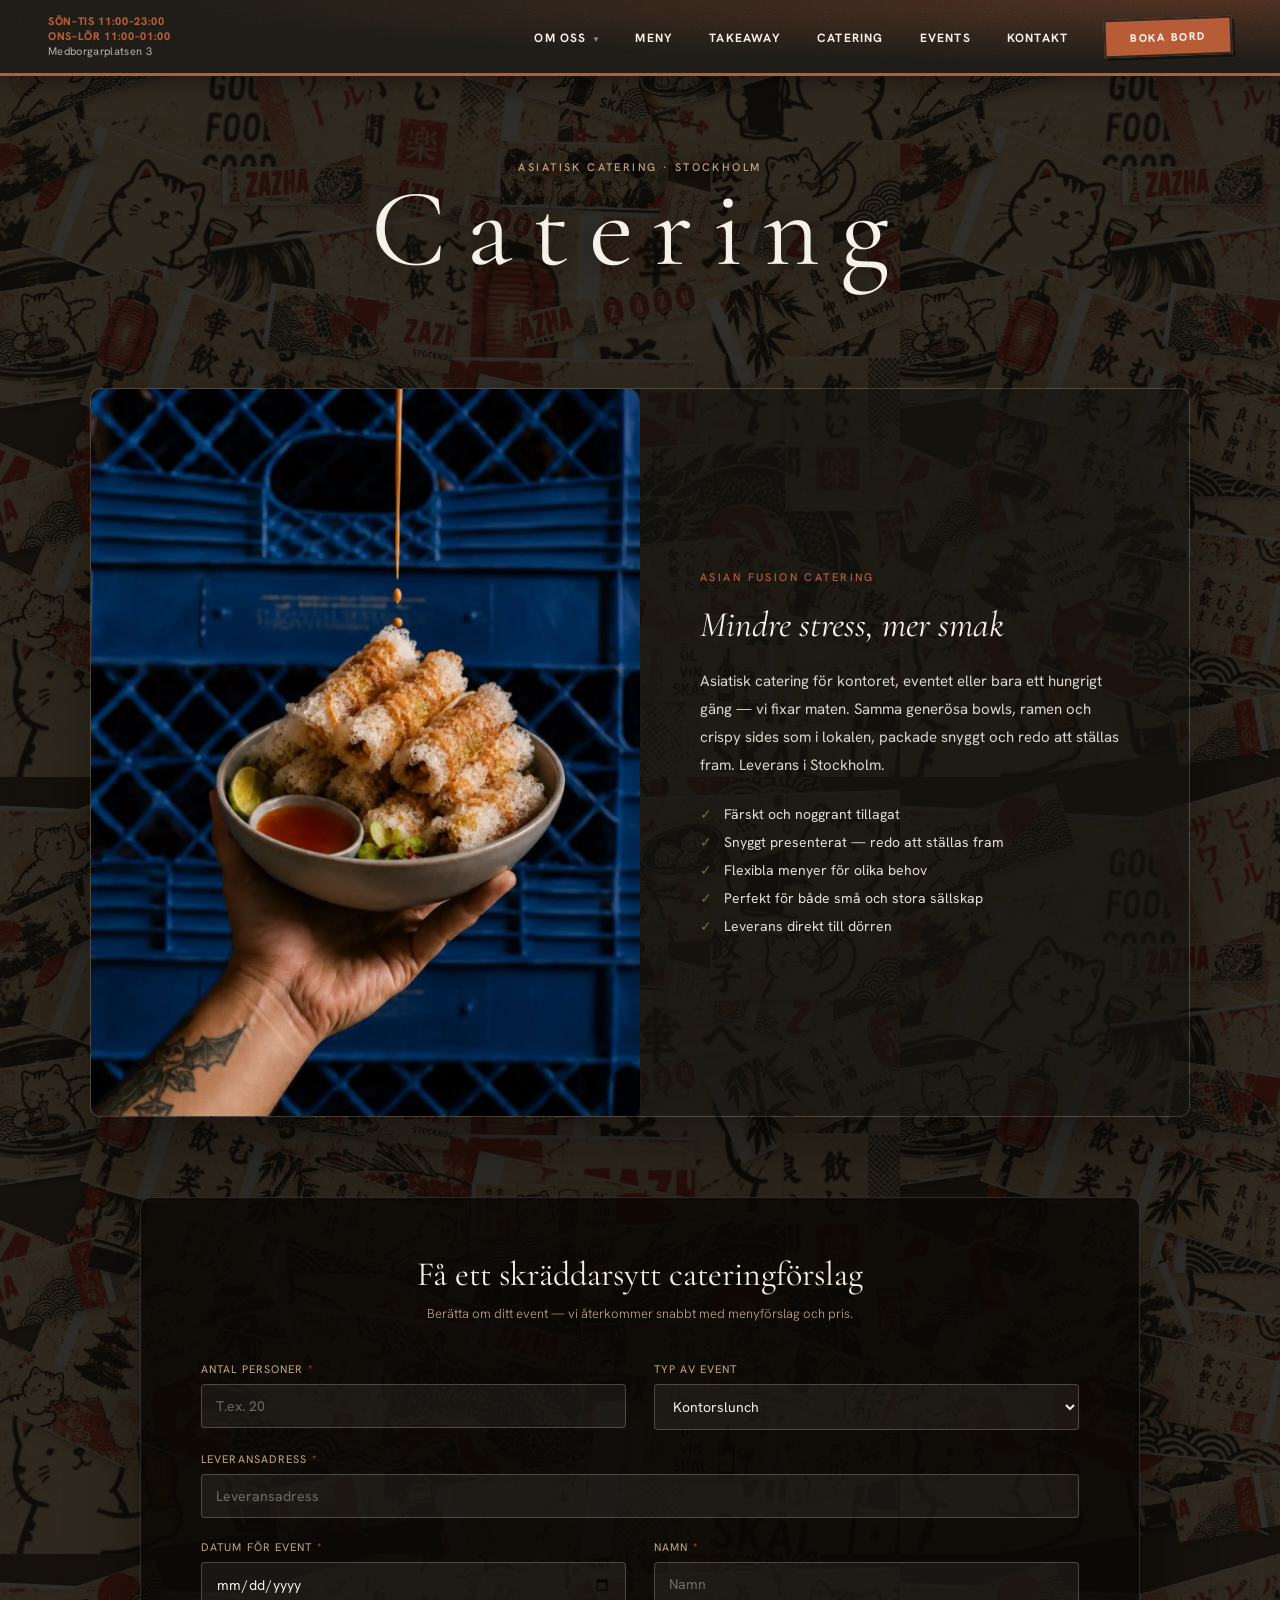
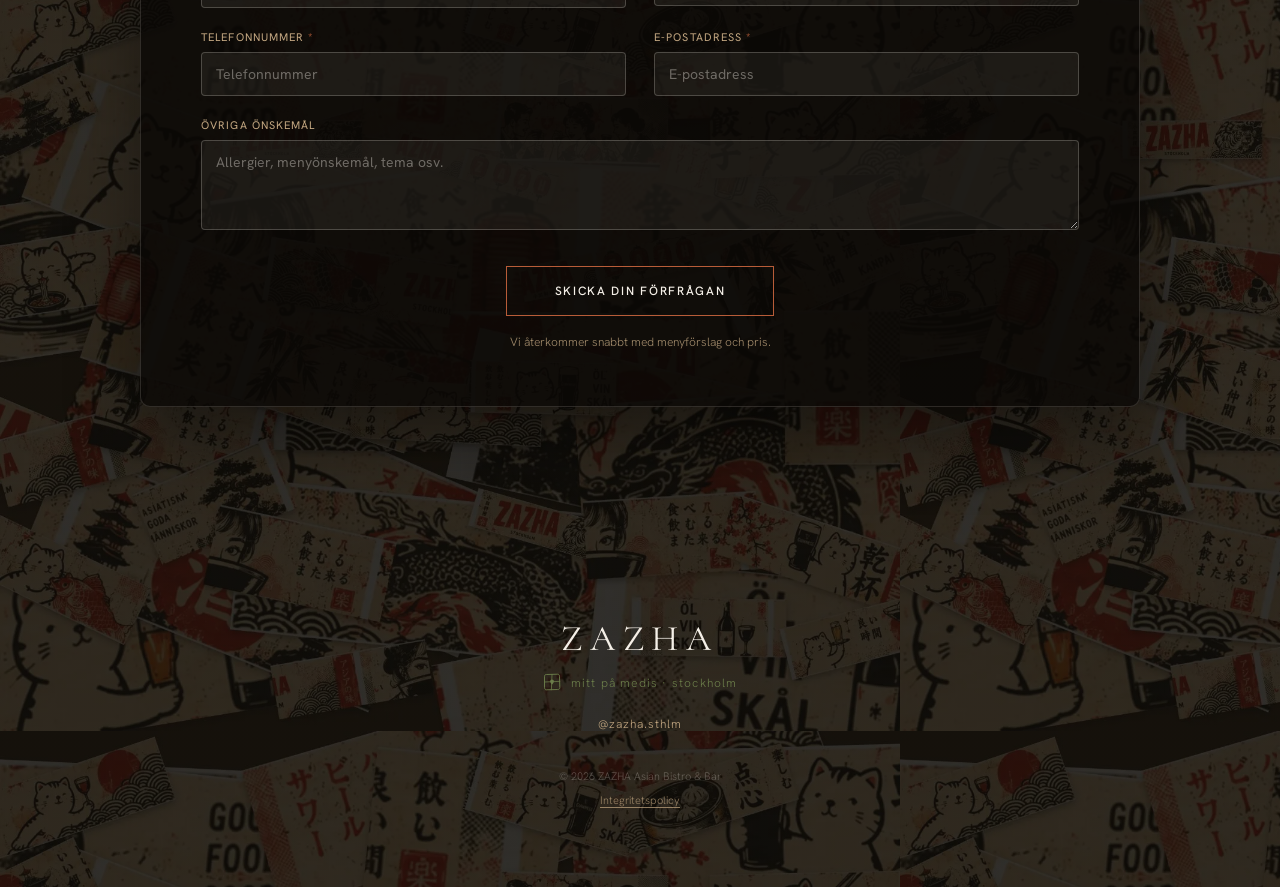
<file: catering.html>
<!DOCTYPE html>
<html lang="sv">
<head>
  <!-- Google Analytics 4 -->
  <script async src="https://www.googletagmanager.com/gtag/js?id=G-KSLDCRY60X"></script>
  <script>
    window.dataLayer = window.dataLayer || [];
    function gtag(){dataLayer.push(arguments);}
    gtag('js', new Date());
    gtag('config', 'G-KSLDCRY60X');
  </script>

  <meta charset="UTF-8">
  <meta name="viewport" content="width=device-width, initial-scale=1.0">
  <title>Catering · ZAZHA Asian Bistro &amp; Bar · Södermalm</title>
  <link rel="icon" href="/favicon.ico" sizes="48x48">
  <link rel="icon" type="image/png" sizes="192x192" href="/favicon.png">
  <link rel="apple-touch-icon" sizes="180x180" href="/apple-touch-icon.png">
  <meta name="description" content="ZAZHA catering för kontor, event och fest — asiatisk comfort food levererat i Stockholm. Få ett skräddarsytt förslag.">
  <meta name="keywords" content="zazha catering, asiatisk catering stockholm, catering södermalm, kontorscatering stockholm, eventmat stockholm, asiatisk mat catering">
  <link rel="canonical" href="https://zazha.se/catering.html">
  <link rel="preconnect" href="https://fonts.googleapis.com">
  <link rel="preconnect" href="https://fonts.gstatic.com" crossorigin>
  <link rel="stylesheet" href="https://fonts.googleapis.com/css2?family=Cormorant+Garamond:ital,wght@0,400;1,400&family=Hanken+Grotesk:wght@300;400;700;800&display=swap">

  <meta property="og:type"        content="website">
  <meta property="og:url"         content="https://zazha.se/catering.html">
  <meta property="og:title"       content="Catering · ZAZHA Södermalm">
  <meta property="og:description" content="Asiatisk catering för kontor, event eller fest. Leverans i Stockholm.">
  <meta property="og:image"       content="https://zazha.se/images/og-image.png">
  <meta property="og:locale"      content="sv_SE">

  <meta name="twitter:card"        content="summary_large_image">
  <meta name="twitter:title"       content="Catering · ZAZHA Södermalm">
  <meta name="twitter:description" content="Asiatisk catering för kontor, event eller fest i Stockholm.">
  <meta name="twitter:image"       content="https://zazha.se/images/og-image.png">

  <style>
    :root {
      --cream:      #F5F0E8;
      --charcoal:   #2C2A22;
      --olive:      #3A4E28;
      --terracotta: #B85C38;
      --sage:       #6B7D4A;
      --sand:       #C4A882;
      --serif: 'Cormorant Garamond', Georgia, serif;
      --sans:  'Hanken Grotesk', system-ui, sans-serif;
    }

    *, *::before, *::after { box-sizing: border-box; margin: 0; padding: 0; }
    html { scroll-behavior: smooth; }
    body {
      font-family: var(--sans); font-weight: 300; color: var(--charcoal);
      background:
        linear-gradient(rgba(16,14,10,0.64), rgba(16,14,10,0.64)),
        url('images/meny-wallpaper.webp');
      background-repeat: no-repeat, repeat;
      background-size: auto, 900px auto;
      -webkit-font-smoothing: antialiased;
    }
    img  { display: block; max-width: 100%; }
    picture { display: contents; }
    :focus-visible { outline: 2px solid var(--terracotta); outline-offset: 3px; }
    a    { text-decoration: none; color: inherit; }

    /* NAVIGATION */
    #nav { position: fixed; top: 0; left: 0; right: 0; z-index: 200; height: 72px; padding: 0 48px; display: flex; align-items: center; justify-content: flex-end; transition: background 0.4s ease, box-shadow 0.4s ease; }
    #nav.scrolled { background: var(--cream); box-shadow: 0 1px 0 rgba(44,42,34,0.10); }
    .nav-links { display: flex; align-items: center; gap: 32px; list-style: none; }
    .nav-links a { font-family: var(--sans); font-weight: 300; font-size: 12px; letter-spacing: 0.10em; color: var(--charcoal); transition: color 0.2s; }
    .nav-links a:hover { color: var(--terracotta); }
    .nav-cta { background: var(--terracotta) !important; color: var(--cream) !important; padding: 10px 22px; font-size: 11px !important; letter-spacing: 0.16em !important; text-transform: uppercase; transition: background 0.2s !important; }
    .nav-cta:hover { background: var(--olive) !important; opacity: 1 !important; }
    .has-dropdown { position: relative; }
    .has-dropdown::after { content: ''; position: absolute; top: 100%; left: 0; right: 0; height: 16px; }
    .nav-arrow { display: inline-block; font-size: 9px; margin-left: 3px; opacity: 0.55; transition: transform 0.22s ease; vertical-align: middle; }
    .has-dropdown:hover .nav-arrow { transform: rotate(180deg); }
    .dropdown { position: absolute; top: calc(100% + 16px); left: 50%; transform: translateX(-50%) translateY(-10px); background: var(--cream); border-top: 2px solid var(--terracotta); padding: 6px 0 14px; min-width: 175px; box-shadow: 0 16px 44px rgba(44,42,34,0.13); opacity: 0; pointer-events: none; transition: opacity 0.22s ease, transform 0.22s ease; z-index: 201; }
    .has-dropdown:hover .dropdown, .has-dropdown:focus-within .dropdown { opacity: 1; pointer-events: all; transform: translateX(-50%) translateY(0); }
    .dropdown a { display: block; padding: 9px 22px; font-family: var(--sans); font-weight: 300; font-size: 12px; letter-spacing: 0.08em; color: var(--charcoal); transition: color 0.15s, padding-left 0.18s; }
    .dropdown a:hover { color: var(--terracotta); padding-left: 30px; }
    .nav-hamburger { display: none; flex-direction: column; gap: 5px; background: none; border: none; padding: 6px; cursor: pointer; }
    .nav-hamburger span { display: block; width: 22px; height: 1.5px; background: var(--charcoal); transition: background 0.3s; }

    /* MOBILE MENU */
    #mobile-menu { position: fixed; inset: 0; z-index: 199; background: var(--olive); display: flex; flex-direction: column; align-items: center; justify-content: center; gap: 36px; opacity: 0; pointer-events: none; transition: opacity 0.3s ease; overflow-y: auto; padding: 100px 0 40px; }
    #mobile-menu.open { opacity: 1; pointer-events: all; }
    #mobile-menu a { font-family: var(--serif); font-size: 32px; color: var(--cream); letter-spacing: 0.08em; transition: opacity 0.2s; }
    #mobile-menu a:hover { opacity: 0.6; }
    #menu-close { position: absolute; top: 28px; right: 40px; font-family: var(--sans); font-weight: 300; font-size: 11px; letter-spacing: 0.16em; text-transform: uppercase; color: var(--sand); background: none; border: none; cursor: pointer; }

    /* PAGE HEADER */
    #page-header { padding: 160px 80px 90px; text-align: center; }
    .page-title { font-family: var(--serif); font-weight: 400; font-size: clamp(50px, 9vw, 110px); letter-spacing: 0.18em; color: var(--cream); text-shadow: 0 2px 24px rgba(0,0,0,0.55); line-height: 1; margin-bottom: 14px; }
    .page-sub { font-family: var(--sans); font-weight: 500; font-size: 11px; letter-spacing: 0.22em; text-transform: uppercase; color: var(--sand); text-shadow: 0 1px 12px rgba(0,0,0,0.6); }

    /* INTRO — image + text */
    .cat-intro { padding: 0 80px 80px; }
    .cat-intro-inner {
      max-width: 1100px; margin: 0 auto;
      display: grid; grid-template-columns: 1fr 1fr; align-items: stretch;
      background: rgba(245, 240, 232, 0.05); border: 1px solid rgba(245, 240, 232, 0.12);
      border-radius: 10px; overflow: hidden; box-shadow: 0 30px 70px rgba(0,0,0,0.40);
    }
    .cat-intro-img { position: relative; overflow: hidden; min-height: 460px; }
    .cat-intro-img img { width: 100%; height: 100%; object-fit: cover; display: block; }
    .cat-intro-text { padding: 56px 60px; display: flex; flex-direction: column; justify-content: center; background: rgba(14, 12, 9, 0.62); }
    .cat-eyebrow { font-family: var(--sans); font-weight: 500; font-size: 11px; letter-spacing: 0.22em; text-transform: uppercase; color: var(--terracotta); margin-bottom: 18px; }
    .cat-heading { font-family: var(--serif); font-weight: 400; font-style: italic; font-size: clamp(26px, 2.8vw, 36px); color: var(--cream); margin-bottom: 20px; line-height: 1.3; }
    .cat-body { font-family: var(--sans); font-weight: 400; font-size: 15px; line-height: 1.85; color: var(--cream); opacity: 0.88; margin-bottom: 26px; }
    .cat-perks { list-style: none; display: flex; flex-direction: column; gap: 10px; }
    .cat-perks li { font-family: var(--sans); font-weight: 400; font-size: 14px; color: var(--cream); opacity: 0.92; padding-left: 24px; position: relative; }
    .cat-perks li::before { content: '✓'; position: absolute; left: 0; color: var(--sage); font-weight: 700; }

    /* FORM SECTION */
    #cat-form-section { padding: 0 80px 120px; }
    .cat-form-wrap {
      max-width: 1000px; margin: 0 auto;
      background: rgba(10, 8, 6, 0.82); border: 1px solid rgba(245, 240, 232, 0.14);
      border-radius: 10px; padding: 56px 60px; box-shadow: 0 30px 70px rgba(0,0,0,0.40);
    }
    .cat-form-heading { font-family: var(--serif); font-weight: 400; font-size: clamp(26px, 3vw, 34px); color: var(--cream); text-align: center; margin-bottom: 10px; }
    .cat-form-sub { font-family: var(--sans); font-weight: 300; font-size: 13px; color: var(--sand); text-align: center; margin-bottom: 40px; }
    .cat-form-grid { display: grid; grid-template-columns: 1fr 1fr; gap: 22px 28px; }
    .cat-field { display: flex; flex-direction: column; gap: 8px; }
    .cat-field.full { grid-column: 1 / -1; }
    .cat-field label { font-family: var(--sans); font-weight: 400; font-size: 11px; letter-spacing: 0.1em; text-transform: uppercase; color: var(--sand); }
    .cat-field label .req { color: var(--terracotta); }
    .cat-field input, .cat-field select, .cat-field textarea {
      font-family: var(--sans); font-size: 14px; color: var(--cream);
      background: rgba(245,240,232,0.06); border: 1px solid rgba(245,240,232,0.22);
      border-radius: 4px; padding: 12px 14px; outline: none; transition: border-color 0.2s, background 0.2s;
    }
    .cat-field input::placeholder, .cat-field textarea::placeholder { color: rgba(245,240,232,0.38); }
    .cat-field input:focus, .cat-field select:focus, .cat-field textarea:focus { border-color: var(--terracotta); background: rgba(245,240,232,0.1); }
    .cat-field select { cursor: pointer; }
    .cat-field select option { background: var(--charcoal); color: var(--cream); }
    .cat-field textarea { resize: vertical; min-height: 90px; font-family: var(--sans); }
    .cat-submit-row { text-align: center; margin-top: 36px; }
    .cat-submit {
      display: inline-block; padding: 16px 48px; background: transparent;
      border: 1.5px solid var(--terracotta); color: var(--cream);
      font-family: var(--sans); font-weight: 500; font-size: 12px; letter-spacing: 0.14em; text-transform: uppercase;
      cursor: pointer; transition: background 0.22s, color 0.22s;
    }
    .cat-submit:hover { background: var(--terracotta); }
    .cat-form-note { margin-top: 18px; font-family: var(--sans); font-size: 12px; color: var(--sand); text-align: center; opacity: 0.8; }
    .cat-submit:disabled { opacity: 0.55; cursor: not-allowed; }
    .cat-form-message { margin-top: 10px; font-family: var(--sans); font-size: 15px; line-height: 1.7; text-align: center; padding: 18px 10px; color: var(--cream); }
    .cat-form-message.is-success::before { content: '✓ '; color: var(--sage); }
    .cat-form-message.is-error::before { content: '⚠ '; color: var(--terracotta); }

    /* FOOTER */
    footer { padding: 90px 40px 80px; text-align: center; }
    .footer-wordmark { font-family: var(--serif); font-weight: 400; font-size: 36px; letter-spacing: 0.22em; color: var(--cream); margin-bottom: 12px; }
    .footer-loc { font-family: var(--sans); font-weight: 300; font-size: 12px; letter-spacing: 0.10em; color: var(--sage); margin-bottom: 20px; }
    .footer-map-icon { vertical-align: -5px; margin-right: 4px; }
    .footer-social a { font-family: var(--sans); font-weight: 300; font-size: 12px; letter-spacing: 0.08em; color: var(--sand); transition: color 0.2s; }
    .footer-social a:hover { color: var(--cream); }
    .footer-copy { margin-top: 36px; font-family: var(--sans); font-weight: 300; font-size: 11px; color: var(--cream); opacity: 0.28; }
    .footer-legal { margin-top: 10px; font-family: var(--sans); font-weight: 300; font-size: 11px; color: var(--sand); opacity: 0.7; }
    .footer-legal a { text-decoration: underline; text-underline-offset: 3px; }
    .footer-legal a:hover { color: var(--cream); }

    /* RESPONSIVE */
    @media (max-width: 900px) {
      .nav-links { display: none; }
      .nav-hamburger { display: flex; }
      #nav { padding: 0 28px; }
      #page-header { padding: 120px 28px 70px; }
      .cat-intro, #cat-form-section { padding-left: 20px; padding-right: 20px; }
      .cat-intro-inner { grid-template-columns: 1fr; }
      .cat-intro-img { min-height: 280px; }
      .cat-intro-text { padding: 40px 32px; }
      .cat-form-wrap { padding: 40px 26px; }
      .cat-form-grid { grid-template-columns: 1fr; }
    }
    @media (max-width: 480px) {
      .page-title { font-size: 48px; }
      body { background-size: auto, 480px auto; }
    }
  </style>
  <link rel="stylesheet" href="site-nav.css">
</head>
<body>

  <!-- NAVIGATION -->
  <nav id="nav" role="navigation" aria-label="Huvudmeny">
    <div class="nav-info">
      <span class="nav-info-hours">Sön–Tis 11:00–23:00</span>
      <span class="nav-info-hours">Ons–Lör 11:00–01:00</span>
      <span class="nav-info-address">Medborgarplatsen 3</span>
    </div>
    <ul class="nav-links">
      <li class="has-dropdown">
        <a href="index.html#concept">Om oss <span class="nav-arrow">▾</span></a>
        <div class="dropdown">
          <a href="index.html#concept">Om oss</a>
          <a href="zazha-in-action.html">ZAZHA in Action</a>
        </div>
      </li>
      <li><a href="meny.html">Meny</a></li>
      <li><a href="takeaway.html">Takeaway</a></li>
      <li><a href="catering.html">Catering</a></li>
      <li><a href="index.html#events">Events</a></li>
      <li><a href="index.html#hitta-oss">Kontakt</a></li>
      <li><a href="index.html#boka" class="nav-cta">Boka bord</a></li>
    </ul>

    <button class="nav-hamburger" id="hamburger" aria-label="Öppna meny" aria-expanded="false">
      <span></span><span></span><span></span>
    </button>
  </nav>

  <div id="mobile-menu" role="dialog" aria-modal="true" aria-label="Meny">
    <button id="menu-close" aria-label="Stäng meny">stäng ✕</button>
    <a href="index.html#concept">Om oss</a>
    <a href="zazha-in-action.html">ZAZHA in Action</a>
    <a href="meny.html">Meny</a>
    <a href="takeaway.html">Takeaway</a>
    <a href="catering.html">Catering</a>
    <a href="index.html#events">Events</a>
    <a href="index.html#hitta-oss">Kontakt</a>
    <a href="index.html#boka">Boka bord</a>
    <div class="mobile-menu-info">
      <div class="mobile-menu-hours">
        <span class="mobile-menu-hours-item"><span class="mobile-menu-hours-label">Sön–Tis</span><span class="mobile-menu-hours-time">11:00–23:00</span></span>
        <span class="mobile-menu-hours-item"><span class="mobile-menu-hours-label">Ons–Lör</span><span class="mobile-menu-hours-time">11:00–01:00</span></span>
      </div>
      <p class="mobile-menu-address"><svg class="footer-map-icon" viewBox="0 0 64 64" width="16" height="16" fill="none" aria-hidden="true"><path d="M8 14 C8 10, 10 8, 14 8 L50 7 C54 7, 56 10, 56 14 L57 50 C57 54, 54 56, 50 56 L14 57 C10 57, 8 54, 8 50 Z" stroke="currentColor" stroke-width="3" stroke-linecap="round" stroke-linejoin="round"/><path d="M8 32 L57 30" stroke="currentColor" stroke-width="2.5" stroke-linecap="round"/><path d="M32 8 L30 57" stroke="currentColor" stroke-width="2.5" stroke-linecap="round"/><path d="M32 24 C28 24 26 27 26 30 C26 34 32 40 32 40 C32 40 38 34 38 30 C38 27 36 24 32 24 Z" fill="currentColor"/></svg> Medborgarplatsen 3, Södermalm</p>
    </div>
  </div>

  <!-- PAGE HEADER -->
  <section id="page-header">
    <p class="page-sub">asiatisk catering · stockholm</p>
    <h1 class="page-title">Catering</h1>
  </section>

  <!-- INTRO -->
  <section class="cat-intro">
    <div class="cat-intro-inner">
      <div class="cat-intro-img">
        <picture>
          <source srcset="images/catering.webp" type="image/webp">
          <img src="images/catering.jpg" alt="ZAZHA catering — krispiga rullar serverade i skål" width="1170" height="1550" loading="lazy" decoding="async">
        </picture>
      </div>
      <div class="cat-intro-text">
        <p class="cat-eyebrow">asian fusion catering</p>
        <h2 class="cat-heading">Mindre stress, mer smak</h2>
        <p class="cat-body">
          Asiatisk catering för kontoret, eventet eller bara ett hungrigt gäng — vi fixar maten. Samma generösa bowls, ramen och crispy sides som i lokalen, packade snyggt och redo att ställas fram. Leverans i Stockholm.
        </p>
        <ul class="cat-perks">
          <li>Färskt och noggrant tillagat</li>
          <li>Snyggt presenterat — redo att ställas fram</li>
          <li>Flexibla menyer för olika behov</li>
          <li>Perfekt för både små och stora sällskap</li>
          <li>Leverans direkt till dörren</li>
        </ul>
      </div>
    </div>
  </section>

  <!-- FORM -->
  <section id="cat-form-section">
    <div class="cat-form-wrap">
      <h2 class="cat-form-heading">Få ett skräddarsytt catering­förslag</h2>
      <p class="cat-form-sub">Berätta om ditt event — vi återkommer snabbt med menyförslag och pris.</p>

      <form id="cat-form">
        <input type="hidden" name="access_key" value="e60f95ee-d413-44b7-8ed6-bdee55bba73c">
        <input type="hidden" name="subject" value="Ny cateringförfrågan">
        <input type="hidden" name="from_name" value="ZAZHA Catering-formuläret">
        <input type="checkbox" name="botcheck" class="cat-honeypot" style="position:absolute;left:-9999px;opacity:0;" tabindex="-1" autocomplete="off">

        <div class="cat-form-grid">
          <div class="cat-field">
            <label for="cat-antal">Antal personer <span class="req">*</span></label>
            <input type="number" id="cat-antal" name="Antal personer" min="1" placeholder="T.ex. 20" required>
          </div>
          <div class="cat-field">
            <label for="cat-typ">Typ av event</label>
            <select id="cat-typ" name="Typ av event">
              <option value="Kontorslunch">Kontorslunch</option>
              <option value="Företagsevent">Företagsevent</option>
              <option value="Konferens">Konferens</option>
              <option value="Födelsedag">Födelsedag</option>
              <option value="Privat fest">Privat fest</option>
              <option value="Övrigt">Övrigt</option>
            </select>
          </div>
          <div class="cat-field full">
            <label for="cat-adress">Leveransadress <span class="req">*</span></label>
            <input type="text" id="cat-adress" name="Leveransadress" placeholder="Leveransadress" required>
          </div>
          <div class="cat-field">
            <label for="cat-datum">Datum för event <span class="req">*</span></label>
            <input type="date" id="cat-datum" name="Datum för event" required>
          </div>
          <div class="cat-field">
            <label for="cat-namn">Namn <span class="req">*</span></label>
            <input type="text" id="cat-namn" name="Namn" placeholder="Namn" required>
          </div>
          <div class="cat-field">
            <label for="cat-tel">Telefonnummer <span class="req">*</span></label>
            <input type="tel" id="cat-tel" name="Telefonnummer" placeholder="Telefonnummer" required>
          </div>
          <div class="cat-field">
            <label for="cat-epost">E-postadress <span class="req">*</span></label>
            <input type="email" id="cat-epost" name="email" placeholder="E-postadress" required>
          </div>
          <div class="cat-field full">
            <label for="cat-ovrigt">Övriga önskemål</label>
            <textarea id="cat-ovrigt" name="Övriga önskemål" placeholder="Allergier, menyönskemål, tema osv."></textarea>
          </div>
        </div>
        <div class="cat-submit-row">
          <button type="submit" class="cat-submit">Skicka din förfrågan</button>
          <p class="cat-form-note">Vi återkommer snabbt med menyförslag och pris.</p>
        </div>
      </form>

      <p class="cat-form-message" id="cat-form-message" hidden></p>
    </div>
  </section>

  <!-- FOOTER -->
  <footer>
    <div class="footer-wordmark">ZAZHA</div>
    <p class="footer-loc"><svg class="footer-map-icon" viewBox="0 0 64 64" width="20" height="20" fill="none" aria-hidden="true"><path d="M8 14 C8 10, 10 8, 14 8 L50 7 C54 7, 56 10, 56 14 L57 50 C57 54, 54 56, 50 56 L14 57 C10 57, 8 54, 8 50 Z" stroke="currentColor" stroke-width="3" stroke-linecap="round" stroke-linejoin="round"/><path d="M8 32 L57 30" stroke="currentColor" stroke-width="2.5" stroke-linecap="round"/><path d="M32 8 L30 57" stroke="currentColor" stroke-width="2.5" stroke-linecap="round"/><path d="M32 24 C28 24 26 27 26 30 C26 34 32 40 32 40 C32 40 38 34 38 30 C38 27 36 24 32 24 Z" fill="currentColor"/></svg> mitt på medis · stockholm</p>
    <div class="footer-social">
      <a href="https://instagram.com/zazha.sthlm" target="_blank" rel="noopener">@zazha.sthlm</a>
    </div>
    <p class="footer-copy">© <span id="footer-year">2026</span> ZAZHA Asian Bistro &amp; Bar</p>
    <p class="footer-legal"><a href="integritetspolicy.html">Integritetspolicy</a></p>
  </footer>

  <script>
    const footerYear = document.getElementById('footer-year');
    if (footerYear) footerYear.textContent = new Date().getFullYear();

    const nav = document.getElementById('nav');
    function updateNav() { nav.classList.toggle('scrolled', window.scrollY > 80); }
    window.addEventListener('scroll', updateNav, { passive: true });
    updateNav();

    const hamburger  = document.getElementById('hamburger');
    const mobileMenu = document.getElementById('mobile-menu');
    const menuClose  = document.getElementById('menu-close');
    hamburger.addEventListener('click', () => { const open = mobileMenu.classList.toggle('open'); hamburger.setAttribute('aria-expanded', String(open)); document.body.style.overflow = open ? 'hidden' : ''; });
    menuClose.addEventListener('click',  () => { mobileMenu.classList.remove('open'); hamburger.setAttribute('aria-expanded', 'false'); document.body.style.overflow = ''; });
    mobileMenu.querySelectorAll('a').forEach(a => a.addEventListener('click', () => { mobileMenu.classList.remove('open'); document.body.style.overflow = ''; }));
    document.addEventListener('keydown', e => { if (e.key === 'Escape') { mobileMenu.classList.remove('open'); document.body.style.overflow = ''; } });

    // Catering-formulär — skickas via Web3Forms (statisk sajt, inget eget backend)
    const catForm = document.getElementById('cat-form');
    const catMsg  = document.getElementById('cat-form-message');
    const catBtn  = catForm.querySelector('.cat-submit');

    catForm.addEventListener('submit', async (e) => {
      e.preventDefault();

      if (catForm.botcheck && catForm.botcheck.checked) return;

      catBtn.disabled = true;
      catBtn.textContent = 'Skickar...';
      catMsg.hidden = true;
      catMsg.className = 'cat-form-message';

      try {
        const res = await fetch('https://api.web3forms.com/submit', {
          method: 'POST',
          headers: { 'Accept': 'application/json' },
          body: new FormData(catForm)
        });
        const data = await res.json();

        if (data.success) {
          catForm.hidden = true;
          catMsg.textContent = 'Tack! Din cateringförfrågan är mottagen — vi återkommer snabbt med menyförslag och pris.';
          catMsg.classList.add('is-success');
          catMsg.hidden = false;
        } else {
          throw new Error(data.message || 'Något gick fel');
        }
      } catch (err) {
        catMsg.textContent = 'Något gick fel när formuläret skickades. Testa igen, eller mejla oss direkt på info@zazha.se.';
        catMsg.classList.add('is-error');
        catMsg.hidden = false;
        catBtn.disabled = false;
        catBtn.textContent = 'Skicka din förfrågan';
      }
    });
  </script>
</body>
</html>
</file>
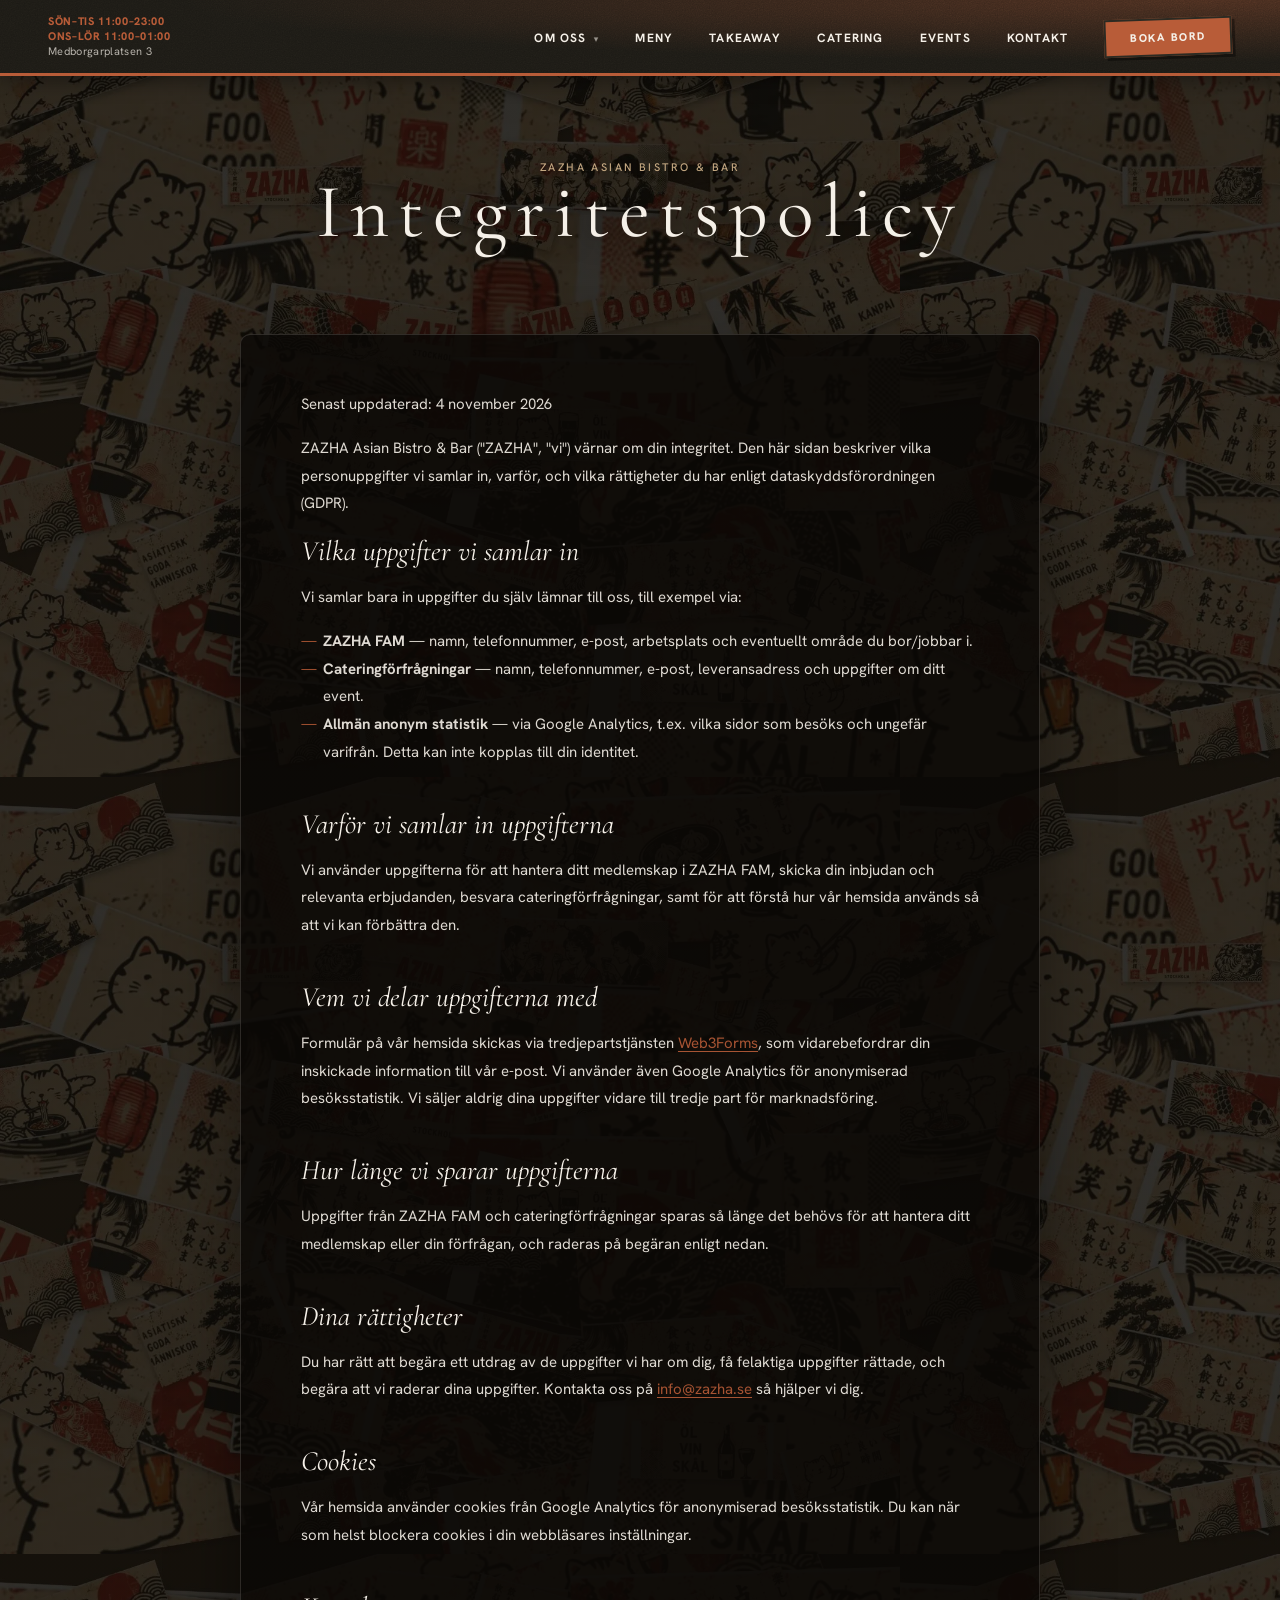
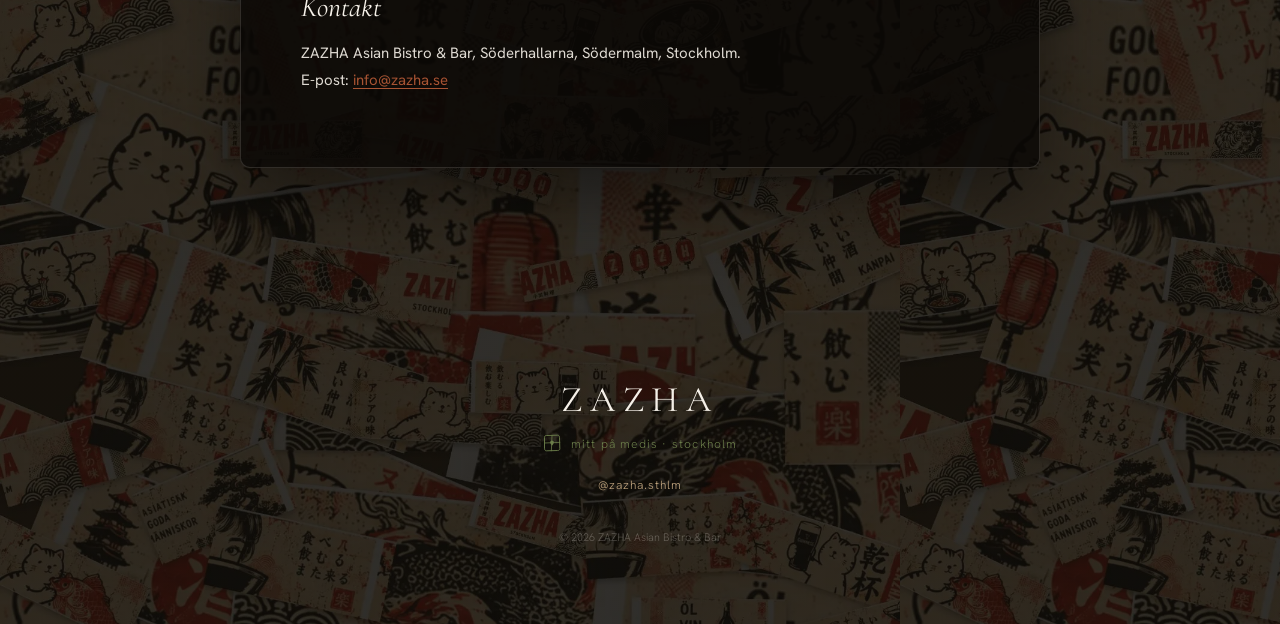
<file: integritetspolicy.html>
<!DOCTYPE html>
<html lang="sv">
<head>
  <!-- Google Analytics 4 -->
  <script async src="https://www.googletagmanager.com/gtag/js?id=G-KSLDCRY60X"></script>
  <script>
    window.dataLayer = window.dataLayer || [];
    function gtag(){dataLayer.push(arguments);}
    gtag('js', new Date());
    gtag('config', 'G-KSLDCRY60X');
  </script>

  <meta charset="UTF-8">
  <meta name="viewport" content="width=device-width, initial-scale=1.0">
  <title>Integritetspolicy · ZAZHA Asian Bistro &amp; Bar · Södermalm</title>
  <link rel="icon" href="/favicon.ico" sizes="48x48">
  <link rel="icon" type="image/png" sizes="192x192" href="/favicon.png">
  <link rel="apple-touch-icon" sizes="180x180" href="/apple-touch-icon.png">
  <meta name="description" content="Så behandlar ZAZHA dina personuppgifter — vad vi samlar in, varför, och dina rättigheter enligt GDPR.">
  <link rel="canonical" href="https://zazha.se/integritetspolicy.html">
  <link rel="preconnect" href="https://fonts.googleapis.com">
  <link rel="preconnect" href="https://fonts.gstatic.com" crossorigin>
  <link rel="stylesheet" href="https://fonts.googleapis.com/css2?family=Cormorant+Garamond:ital,wght@0,400;1,400&family=Hanken+Grotesk:wght@300;400;700;800&display=swap">

  <style>
    :root {
      --cream:      #F5F0E8;
      --charcoal:   #2C2A22;
      --olive:      #3A4E28;
      --terracotta: #B85C38;
      --sage:       #6B7D4A;
      --sand:       #C4A882;
      --serif: 'Cormorant Garamond', Georgia, serif;
      --sans:  'Hanken Grotesk', system-ui, sans-serif;
    }

    *, *::before, *::after { box-sizing: border-box; margin: 0; padding: 0; }
    html { scroll-behavior: smooth; }
    body {
      font-family: var(--sans); font-weight: 300; color: var(--charcoal);
      background:
        linear-gradient(rgba(16,14,10,0.64), rgba(16,14,10,0.64)),
        url('images/meny-wallpaper.webp');
      background-repeat: no-repeat, repeat;
      background-size: auto, 900px auto;
      -webkit-font-smoothing: antialiased;
    }
    img  { display: block; max-width: 100%; }
    picture { display: contents; }
    :focus-visible { outline: 2px solid var(--terracotta); outline-offset: 3px; }
    a    { text-decoration: none; color: inherit; }

    /* NAVIGATION */
    #nav { position: fixed; top: 0; left: 0; right: 0; z-index: 200; height: 72px; padding: 0 48px; display: flex; align-items: center; justify-content: flex-end; transition: background 0.4s ease, box-shadow 0.4s ease; }
    #nav.scrolled { background: var(--cream); box-shadow: 0 1px 0 rgba(44,42,34,0.10); }
    .nav-links { display: flex; align-items: center; gap: 32px; list-style: none; }
    .nav-links a { font-family: var(--sans); font-weight: 300; font-size: 12px; letter-spacing: 0.10em; color: var(--charcoal); transition: color 0.2s; }
    .nav-links a:hover { color: var(--terracotta); }
    .nav-cta { background: var(--terracotta) !important; color: var(--cream) !important; padding: 10px 22px; font-size: 11px !important; letter-spacing: 0.16em !important; text-transform: uppercase; transition: background 0.2s !important; }
    .nav-cta:hover { background: var(--olive) !important; opacity: 1 !important; }
    .has-dropdown { position: relative; }
    .has-dropdown::after { content: ''; position: absolute; top: 100%; left: 0; right: 0; height: 16px; }
    .nav-arrow { display: inline-block; font-size: 9px; margin-left: 3px; opacity: 0.55; transition: transform 0.22s ease; vertical-align: middle; }
    .has-dropdown:hover .nav-arrow { transform: rotate(180deg); }
    .dropdown { position: absolute; top: calc(100% + 16px); left: 50%; transform: translateX(-50%) translateY(-10px); background: var(--cream); border-top: 2px solid var(--terracotta); padding: 6px 0 14px; min-width: 175px; box-shadow: 0 16px 44px rgba(44,42,34,0.13); opacity: 0; pointer-events: none; transition: opacity 0.22s ease, transform 0.22s ease; z-index: 201; }
    .has-dropdown:hover .dropdown, .has-dropdown:focus-within .dropdown { opacity: 1; pointer-events: all; transform: translateX(-50%) translateY(0); }
    .dropdown a { display: block; padding: 9px 22px; font-family: var(--sans); font-weight: 300; font-size: 12px; letter-spacing: 0.08em; color: var(--charcoal); transition: color 0.15s, padding-left 0.18s; }
    .dropdown a:hover { color: var(--terracotta); padding-left: 30px; }
    .nav-hamburger { display: none; flex-direction: column; gap: 5px; background: none; border: none; padding: 6px; cursor: pointer; }
    .nav-hamburger span { display: block; width: 22px; height: 1.5px; background: var(--charcoal); transition: background 0.3s; }

    /* MOBILE MENU */
    #mobile-menu { position: fixed; inset: 0; z-index: 199; background: var(--olive); display: flex; flex-direction: column; align-items: center; justify-content: center; gap: 36px; opacity: 0; pointer-events: none; transition: opacity 0.3s ease; overflow-y: auto; padding: 100px 0 40px; }
    #mobile-menu.open { opacity: 1; pointer-events: all; }
    #mobile-menu a { font-family: var(--serif); font-size: 32px; color: var(--cream); letter-spacing: 0.08em; transition: opacity 0.2s; }
    #mobile-menu a:hover { opacity: 0.6; }
    #menu-close { position: absolute; top: 28px; right: 40px; font-family: var(--sans); font-weight: 300; font-size: 11px; letter-spacing: 0.16em; text-transform: uppercase; color: var(--sand); background: none; border: none; cursor: pointer; }

    /* PAGE HEADER */
    #page-header { padding: 160px 80px 70px; text-align: center; }
    .page-title { font-family: var(--serif); font-weight: 400; font-size: clamp(42px, 7vw, 76px); letter-spacing: 0.12em; color: var(--cream); text-shadow: 0 2px 24px rgba(0,0,0,0.55); line-height: 1; margin-bottom: 14px; }
    .page-sub { font-family: var(--sans); font-weight: 500; font-size: 11px; letter-spacing: 0.22em; text-transform: uppercase; color: var(--sand); text-shadow: 0 1px 12px rgba(0,0,0,0.6); }

    /* LEGAL CONTENT */
    #legal-section { padding: 0 20px 120px; }
    .legal-wrap {
      max-width: 800px; margin: 0 auto;
      background: rgba(10, 8, 6, 0.82); border: 1px solid rgba(245, 240, 232, 0.14);
      border-radius: 10px; padding: 56px 60px; box-shadow: 0 30px 70px rgba(0,0,0,0.40);
      color: var(--cream);
    }
    .legal-updated { font-family: var(--sans); font-size: 12px; color: var(--sand); opacity: 0.8; margin-bottom: 40px; }
    .legal-wrap h2 { font-family: var(--serif); font-weight: 400; font-style: italic; font-size: clamp(22px, 2.4vw, 28px); color: var(--cream); margin: 40px 0 16px; }
    .legal-wrap h2:first-of-type { margin-top: 0; }
    .legal-wrap p { font-family: var(--sans); font-weight: 400; font-size: 15px; line-height: 1.85; color: var(--cream); opacity: 0.9; margin-bottom: 16px; }
    .legal-wrap ul { list-style: none; margin-bottom: 16px; }
    .legal-wrap li { font-family: var(--sans); font-weight: 400; font-size: 15px; line-height: 1.85; color: var(--cream); opacity: 0.9; padding-left: 22px; position: relative; }
    .legal-wrap li::before { content: '—'; position: absolute; left: 0; color: var(--terracotta); }
    .legal-wrap a { color: var(--terracotta); text-decoration: underline; text-underline-offset: 3px; }
    .legal-wrap a:hover { color: var(--sand); }

    /* FOOTER */
    footer { padding: 90px 40px 80px; text-align: center; }
    .footer-wordmark { font-family: var(--serif); font-weight: 400; font-size: 36px; letter-spacing: 0.22em; color: var(--cream); margin-bottom: 12px; }
    .footer-loc { font-family: var(--sans); font-weight: 300; font-size: 12px; letter-spacing: 0.10em; color: var(--sage); margin-bottom: 20px; }
    .footer-map-icon { vertical-align: -5px; margin-right: 4px; }
    .footer-social a { font-family: var(--sans); font-weight: 300; font-size: 12px; letter-spacing: 0.08em; color: var(--sand); transition: color 0.2s; }
    .footer-social a:hover { color: var(--cream); }
    .footer-copy { margin-top: 36px; font-family: var(--sans); font-weight: 300; font-size: 11px; color: var(--cream); opacity: 0.28; }

    /* RESPONSIVE */
    @media (max-width: 900px) {
      .nav-links { display: none; }
      .nav-hamburger { display: flex; }
      #nav { padding: 0 28px; }
      #page-header { padding: 120px 28px 50px; }
      .legal-wrap { padding: 40px 26px; }
    }
    @media (max-width: 480px) {
      body { background-size: auto, 480px auto; }
    }
  </style>
  <link rel="stylesheet" href="site-nav.css">
</head>
<body>

  <!-- NAVIGATION -->
  <nav id="nav" role="navigation" aria-label="Huvudmeny">
    <div class="nav-info">
      <span class="nav-info-hours">Sön–Tis 11:00–23:00</span>
      <span class="nav-info-hours">Ons–Lör 11:00–01:00</span>
      <span class="nav-info-address">Medborgarplatsen 3</span>
    </div>
    <ul class="nav-links">
      <li class="has-dropdown">
        <a href="index.html#concept">Om oss <span class="nav-arrow">▾</span></a>
        <div class="dropdown">
          <a href="index.html#concept">Om oss</a>
          <a href="zazha-in-action.html">ZAZHA in Action</a>
        </div>
      </li>
      <li><a href="meny.html">Meny</a></li>
      <li><a href="takeaway.html">Takeaway</a></li>
      <li><a href="catering.html">Catering</a></li>
      <li><a href="index.html#events">Events</a></li>
      <li><a href="index.html#hitta-oss">Kontakt</a></li>
      <li><a href="index.html#boka" class="nav-cta">Boka bord</a></li>
    </ul>

    <button class="nav-hamburger" id="hamburger" aria-label="Öppna meny" aria-expanded="false">
      <span></span><span></span><span></span>
    </button>
  </nav>

  <div id="mobile-menu" role="dialog" aria-modal="true" aria-label="Meny">
    <button id="menu-close" aria-label="Stäng meny">stäng ✕</button>
    <a href="index.html#concept">Om oss</a>
    <a href="zazha-in-action.html">ZAZHA in Action</a>
    <a href="meny.html">Meny</a>
    <a href="takeaway.html">Takeaway</a>
    <a href="catering.html">Catering</a>
    <a href="index.html#events">Events</a>
    <a href="index.html#hitta-oss">Kontakt</a>
    <a href="index.html#boka">Boka bord</a>
    <div class="mobile-menu-info">
      <div class="mobile-menu-hours">
        <span class="mobile-menu-hours-item"><span class="mobile-menu-hours-label">Sön–Tis</span><span class="mobile-menu-hours-time">11:00–23:00</span></span>
        <span class="mobile-menu-hours-item"><span class="mobile-menu-hours-label">Ons–Lör</span><span class="mobile-menu-hours-time">11:00–01:00</span></span>
      </div>
      <p class="mobile-menu-address"><svg class="footer-map-icon" viewBox="0 0 64 64" width="16" height="16" fill="none" aria-hidden="true"><path d="M8 14 C8 10, 10 8, 14 8 L50 7 C54 7, 56 10, 56 14 L57 50 C57 54, 54 56, 50 56 L14 57 C10 57, 8 54, 8 50 Z" stroke="currentColor" stroke-width="3" stroke-linecap="round" stroke-linejoin="round"/><path d="M8 32 L57 30" stroke="currentColor" stroke-width="2.5" stroke-linecap="round"/><path d="M32 8 L30 57" stroke="currentColor" stroke-width="2.5" stroke-linecap="round"/><path d="M32 24 C28 24 26 27 26 30 C26 34 32 40 32 40 C32 40 38 34 38 30 C38 27 36 24 32 24 Z" fill="currentColor"/></svg> Medborgarplatsen 3, Södermalm</p>
    </div>
  </div>

  <!-- PAGE HEADER -->
  <section id="page-header">
    <p class="page-sub">zazha asian bistro &amp; bar</p>
    <h1 class="page-title">Integritetspolicy</h1>
  </section>

  <!-- LEGAL CONTENT -->
  <section id="legal-section">
    <div class="legal-wrap">
      <p class="legal-updated">Senast uppdaterad: 4 november 2026</p>

      <p>ZAZHA Asian Bistro &amp; Bar ("ZAZHA", "vi") värnar om din integritet. Den här sidan beskriver vilka personuppgifter vi samlar in, varför, och vilka rättigheter du har enligt dataskyddsförordningen (GDPR).</p>

      <h2>Vilka uppgifter vi samlar in</h2>
      <p>Vi samlar bara in uppgifter du själv lämnar till oss, till exempel via:</p>
      <ul>
        <li><strong>ZAZHA FAM</strong> — namn, telefonnummer, e-post, arbetsplats och eventuellt område du bor/jobbar i.</li>
        <li><strong>Cateringförfrågningar</strong> — namn, telefonnummer, e-post, leveransadress och uppgifter om ditt event.</li>
        <li><strong>Allmän anonym statistik</strong> — via Google Analytics, t.ex. vilka sidor som besöks och ungefär varifrån. Detta kan inte kopplas till din identitet.</li>
      </ul>

      <h2>Varför vi samlar in uppgifterna</h2>
      <p>Vi använder uppgifterna för att hantera ditt medlemskap i ZAZHA FAM, skicka din inbjudan och relevanta erbjudanden, besvara cateringförfrågningar, samt för att förstå hur vår hemsida används så att vi kan förbättra den.</p>

      <h2>Vem vi delar uppgifterna med</h2>
      <p>Formulär på vår hemsida skickas via tredjepartstjänsten <a href="https://web3forms.com" target="_blank" rel="noopener">Web3Forms</a>, som vidarebefordrar din inskickade information till vår e-post. Vi använder även Google Analytics för anonymiserad besöksstatistik. Vi säljer aldrig dina uppgifter vidare till tredje part för marknadsföring.</p>

      <h2>Hur länge vi sparar uppgifterna</h2>
      <p>Uppgifter från ZAZHA FAM och cateringförfrågningar sparas så länge det behövs för att hantera ditt medlemskap eller din förfrågan, och raderas på begäran enligt nedan.</p>

      <h2>Dina rättigheter</h2>
      <p>Du har rätt att begära ett utdrag av de uppgifter vi har om dig, få felaktiga uppgifter rättade, och begära att vi raderar dina uppgifter. Kontakta oss på <a href="mailto:info@zazha.se">info@zazha.se</a> så hjälper vi dig.</p>

      <h2>Cookies</h2>
      <p>Vår hemsida använder cookies från Google Analytics för anonymiserad besöksstatistik. Du kan när som helst blockera cookies i din webbläsares inställningar.</p>

      <h2>Kontakt</h2>
      <p>ZAZHA Asian Bistro &amp; Bar, Söderhallarna, Södermalm, Stockholm.<br>E-post: <a href="mailto:info@zazha.se">info@zazha.se</a></p>
    </div>
  </section>

  <!-- FOOTER -->
  <footer>
    <div class="footer-wordmark">ZAZHA</div>
    <p class="footer-loc"><svg class="footer-map-icon" viewBox="0 0 64 64" width="20" height="20" fill="none" aria-hidden="true"><path d="M8 14 C8 10, 10 8, 14 8 L50 7 C54 7, 56 10, 56 14 L57 50 C57 54, 54 56, 50 56 L14 57 C10 57, 8 54, 8 50 Z" stroke="currentColor" stroke-width="3" stroke-linecap="round" stroke-linejoin="round"/><path d="M8 32 L57 30" stroke="currentColor" stroke-width="2.5" stroke-linecap="round"/><path d="M32 8 L30 57" stroke="currentColor" stroke-width="2.5" stroke-linecap="round"/><path d="M32 24 C28 24 26 27 26 30 C26 34 32 40 32 40 C32 40 38 34 38 30 C38 27 36 24 32 24 Z" fill="currentColor"/></svg> mitt på medis · stockholm</p>
    <div class="footer-social">
      <a href="https://instagram.com/zazha.sthlm" target="_blank" rel="noopener">@zazha.sthlm</a>
    </div>
    <p class="footer-copy">© <span id="footer-year">2026</span> ZAZHA Asian Bistro &amp; Bar</p>
  </footer>

  <script>
    const footerYear = document.getElementById('footer-year');
    if (footerYear) footerYear.textContent = new Date().getFullYear();

    const nav = document.getElementById('nav');
    function updateNav() { nav.classList.toggle('scrolled', window.scrollY > 80); }
    window.addEventListener('scroll', updateNav, { passive: true });
    updateNav();

    const hamburger  = document.getElementById('hamburger');
    const mobileMenu = document.getElementById('mobile-menu');
    const menuClose  = document.getElementById('menu-close');
    hamburger.addEventListener('click', () => { const open = mobileMenu.classList.toggle('open'); hamburger.setAttribute('aria-expanded', String(open)); document.body.style.overflow = open ? 'hidden' : ''; });
    menuClose.addEventListener('click',  () => { mobileMenu.classList.remove('open'); hamburger.setAttribute('aria-expanded', 'false'); document.body.style.overflow = ''; });
    mobileMenu.querySelectorAll('a').forEach(a => a.addEventListener('click', () => { mobileMenu.classList.remove('open'); document.body.style.overflow = ''; }));
    document.addEventListener('keydown', e => { if (e.key === 'Escape') { mobileMenu.classList.remove('open'); document.body.style.overflow = ''; } });
  </script>
</body>
</html>
</file>
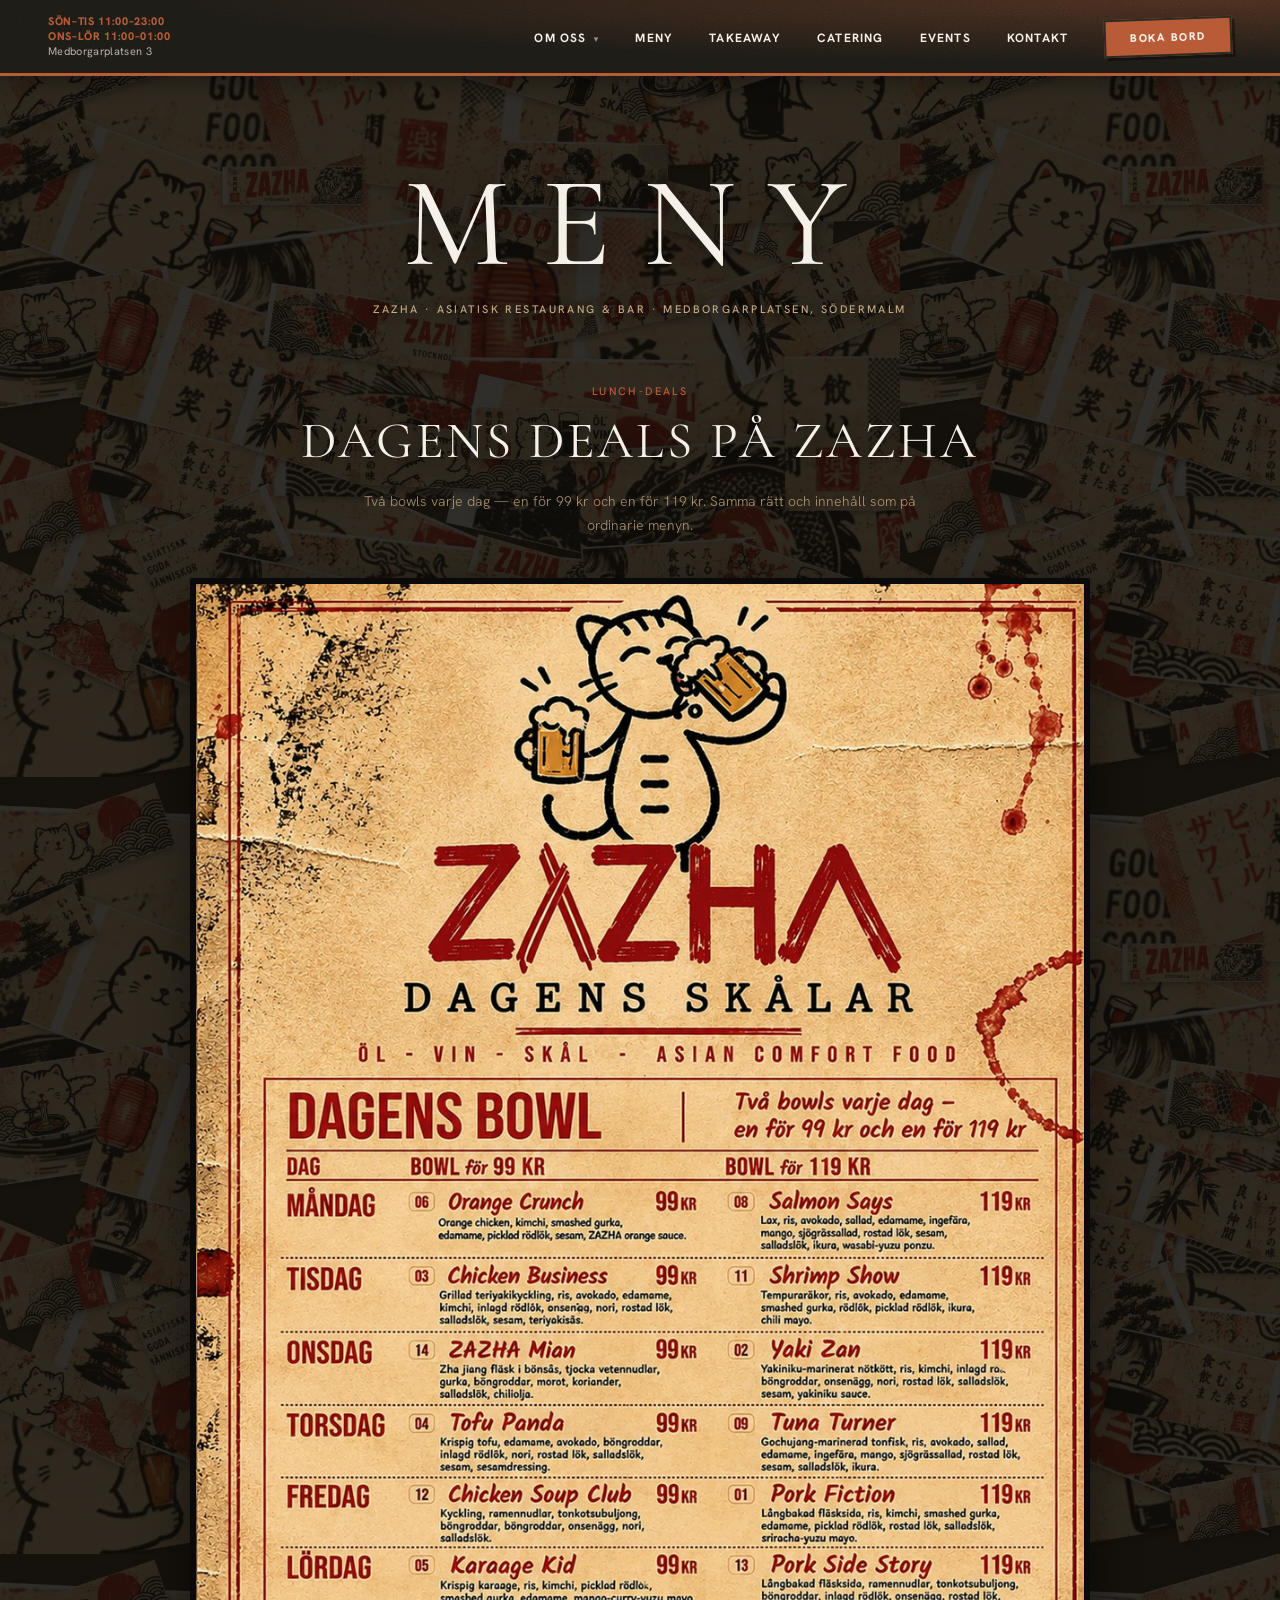
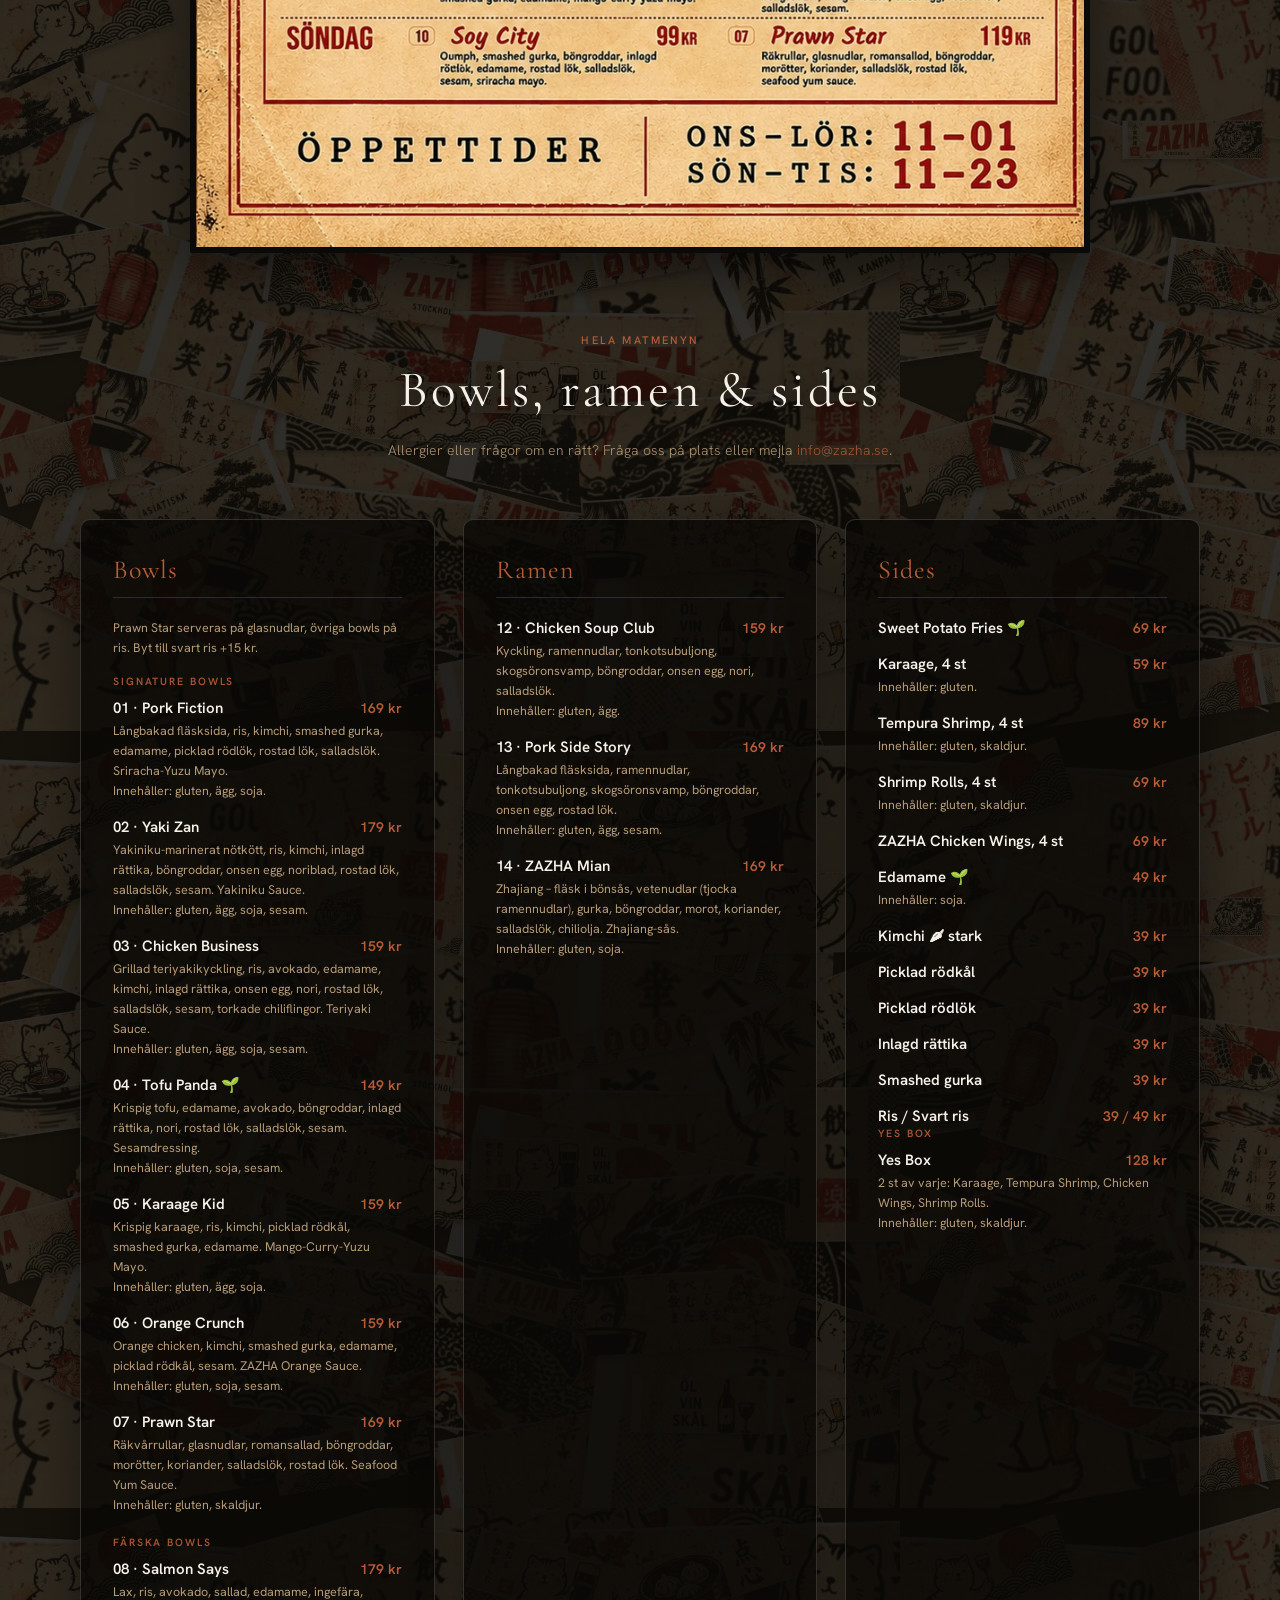
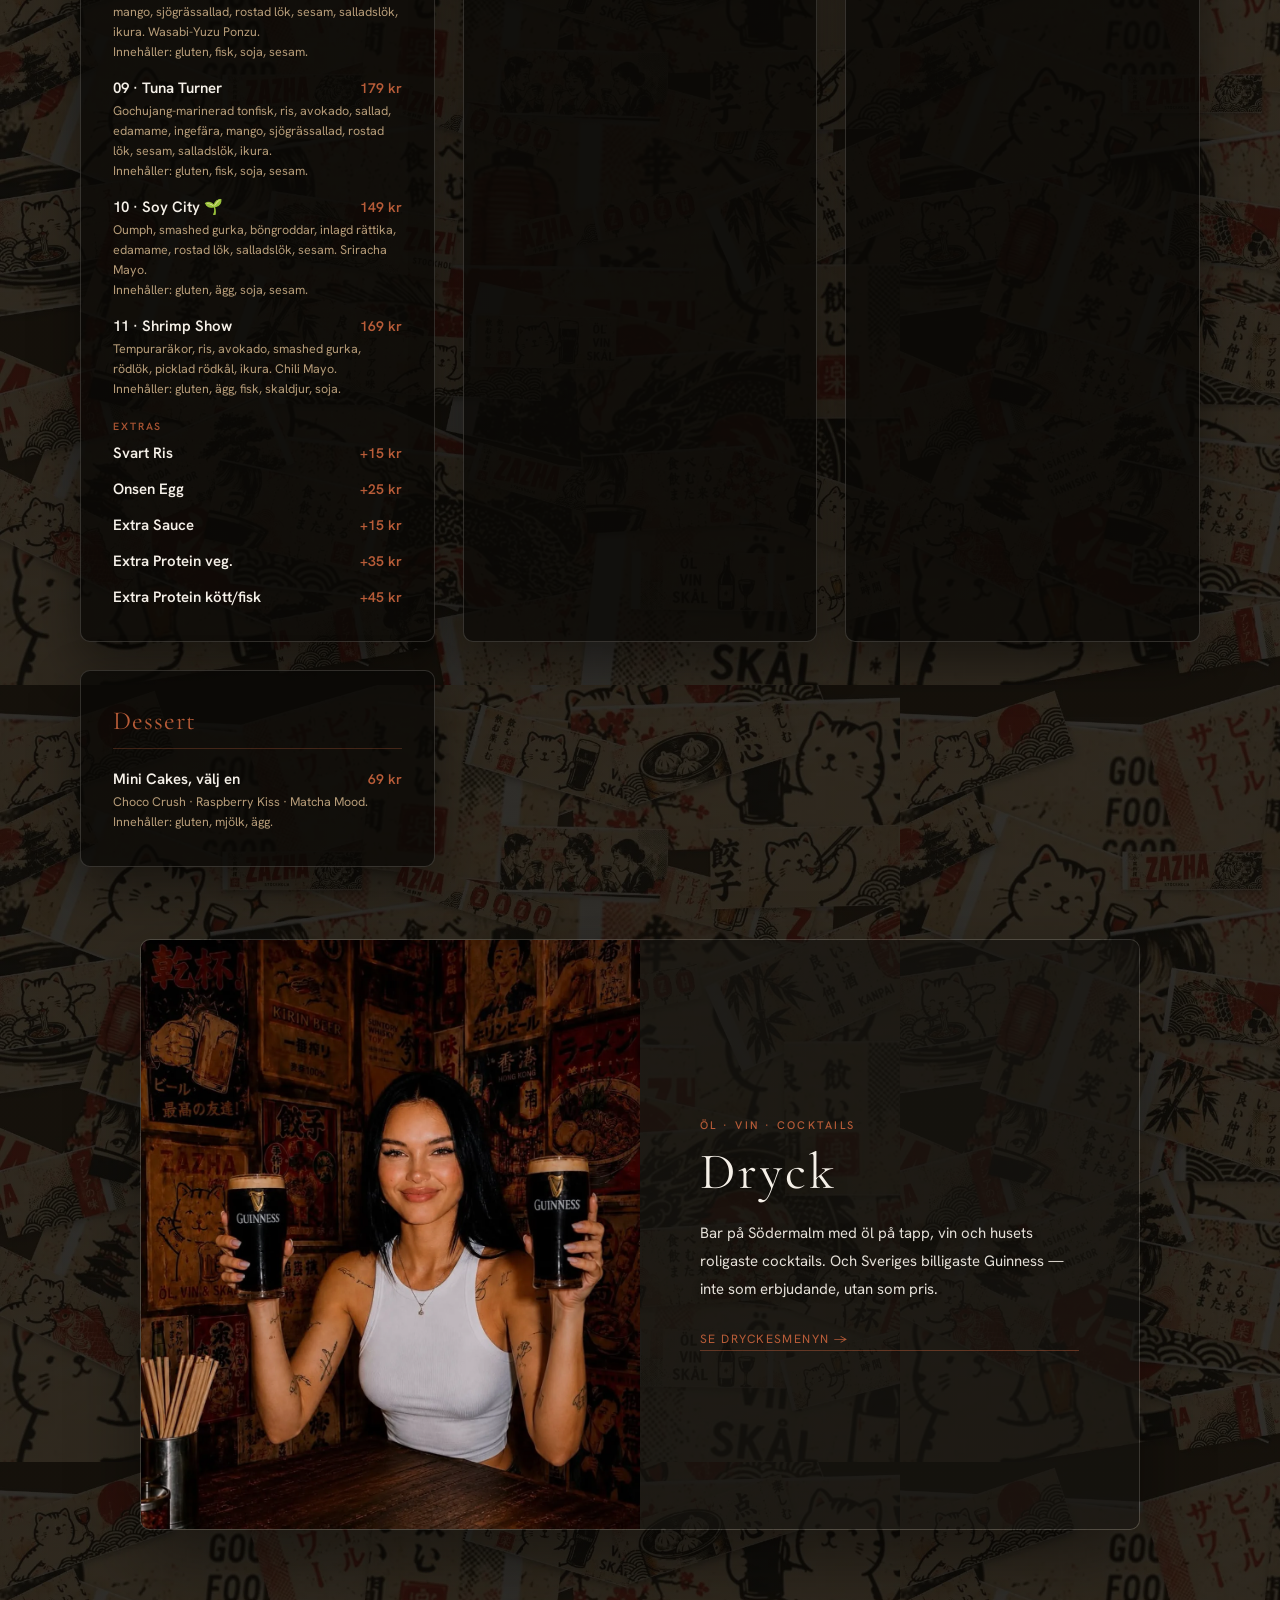
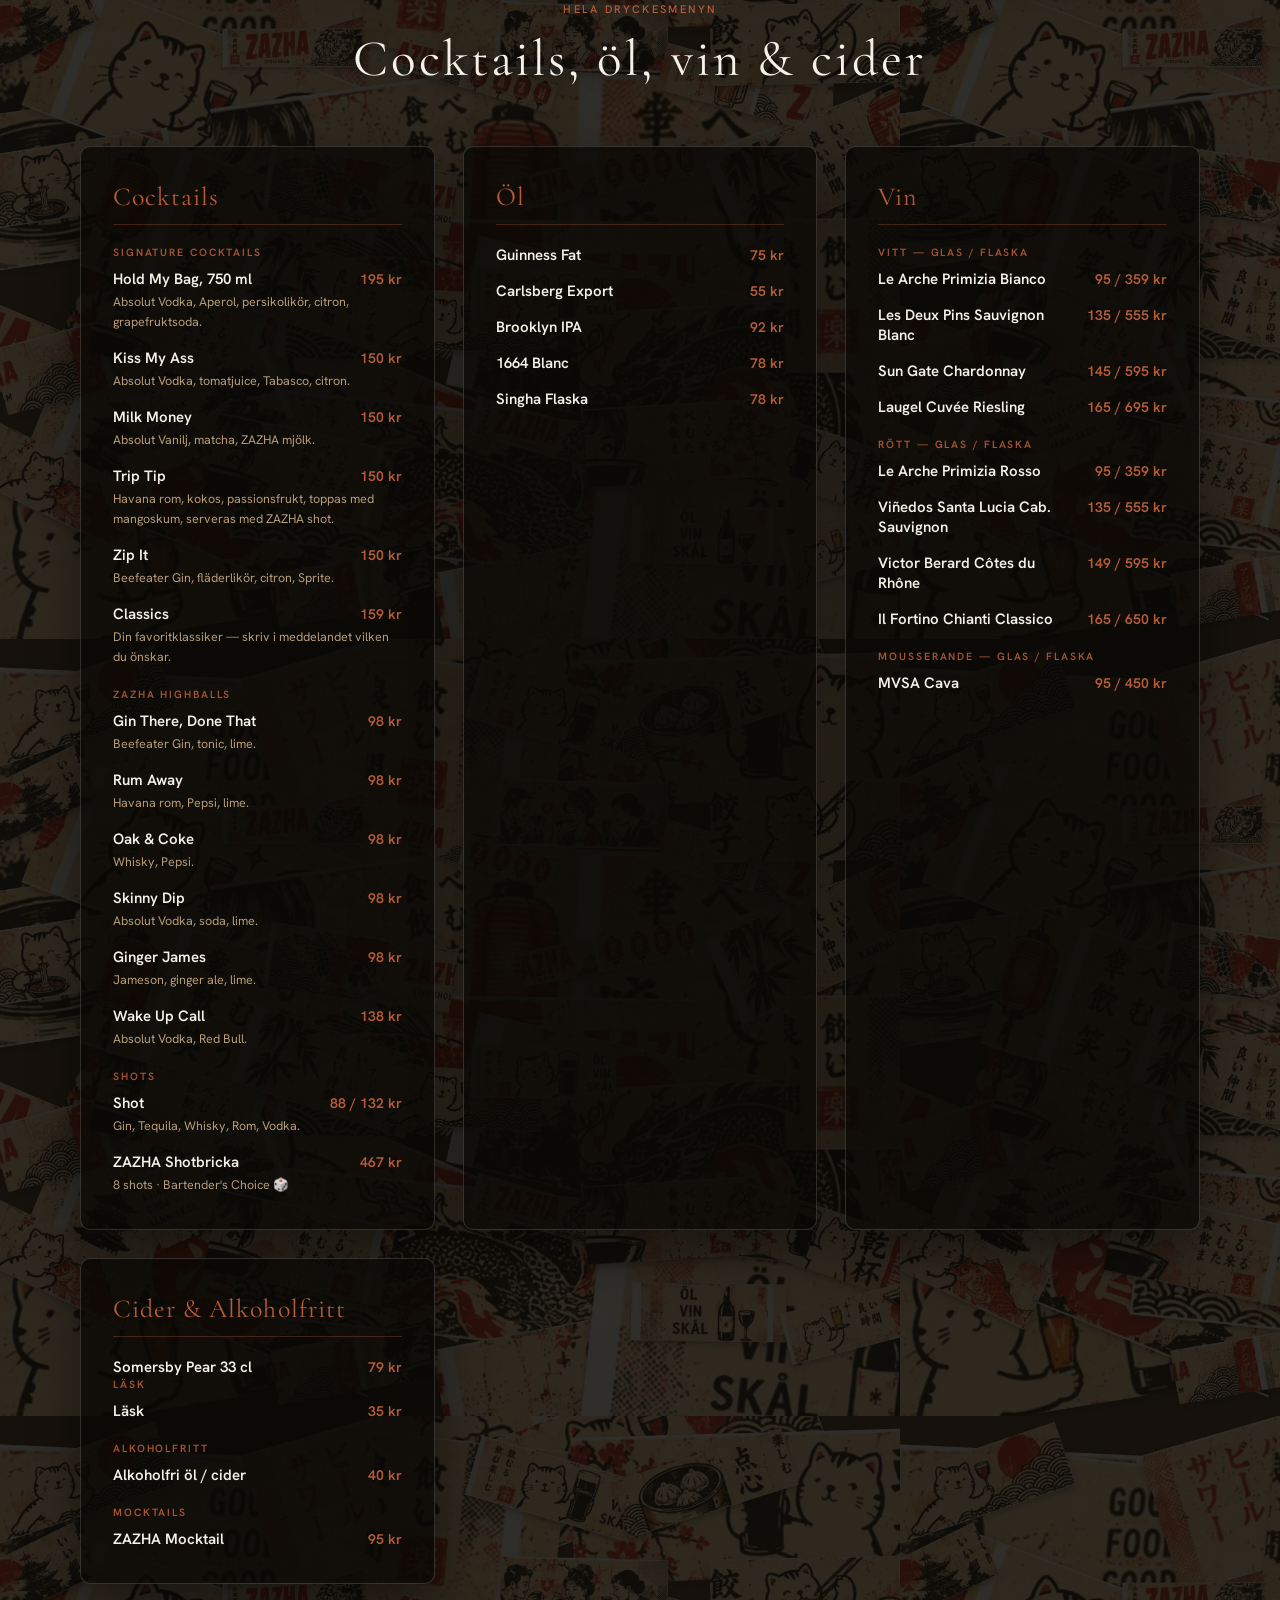
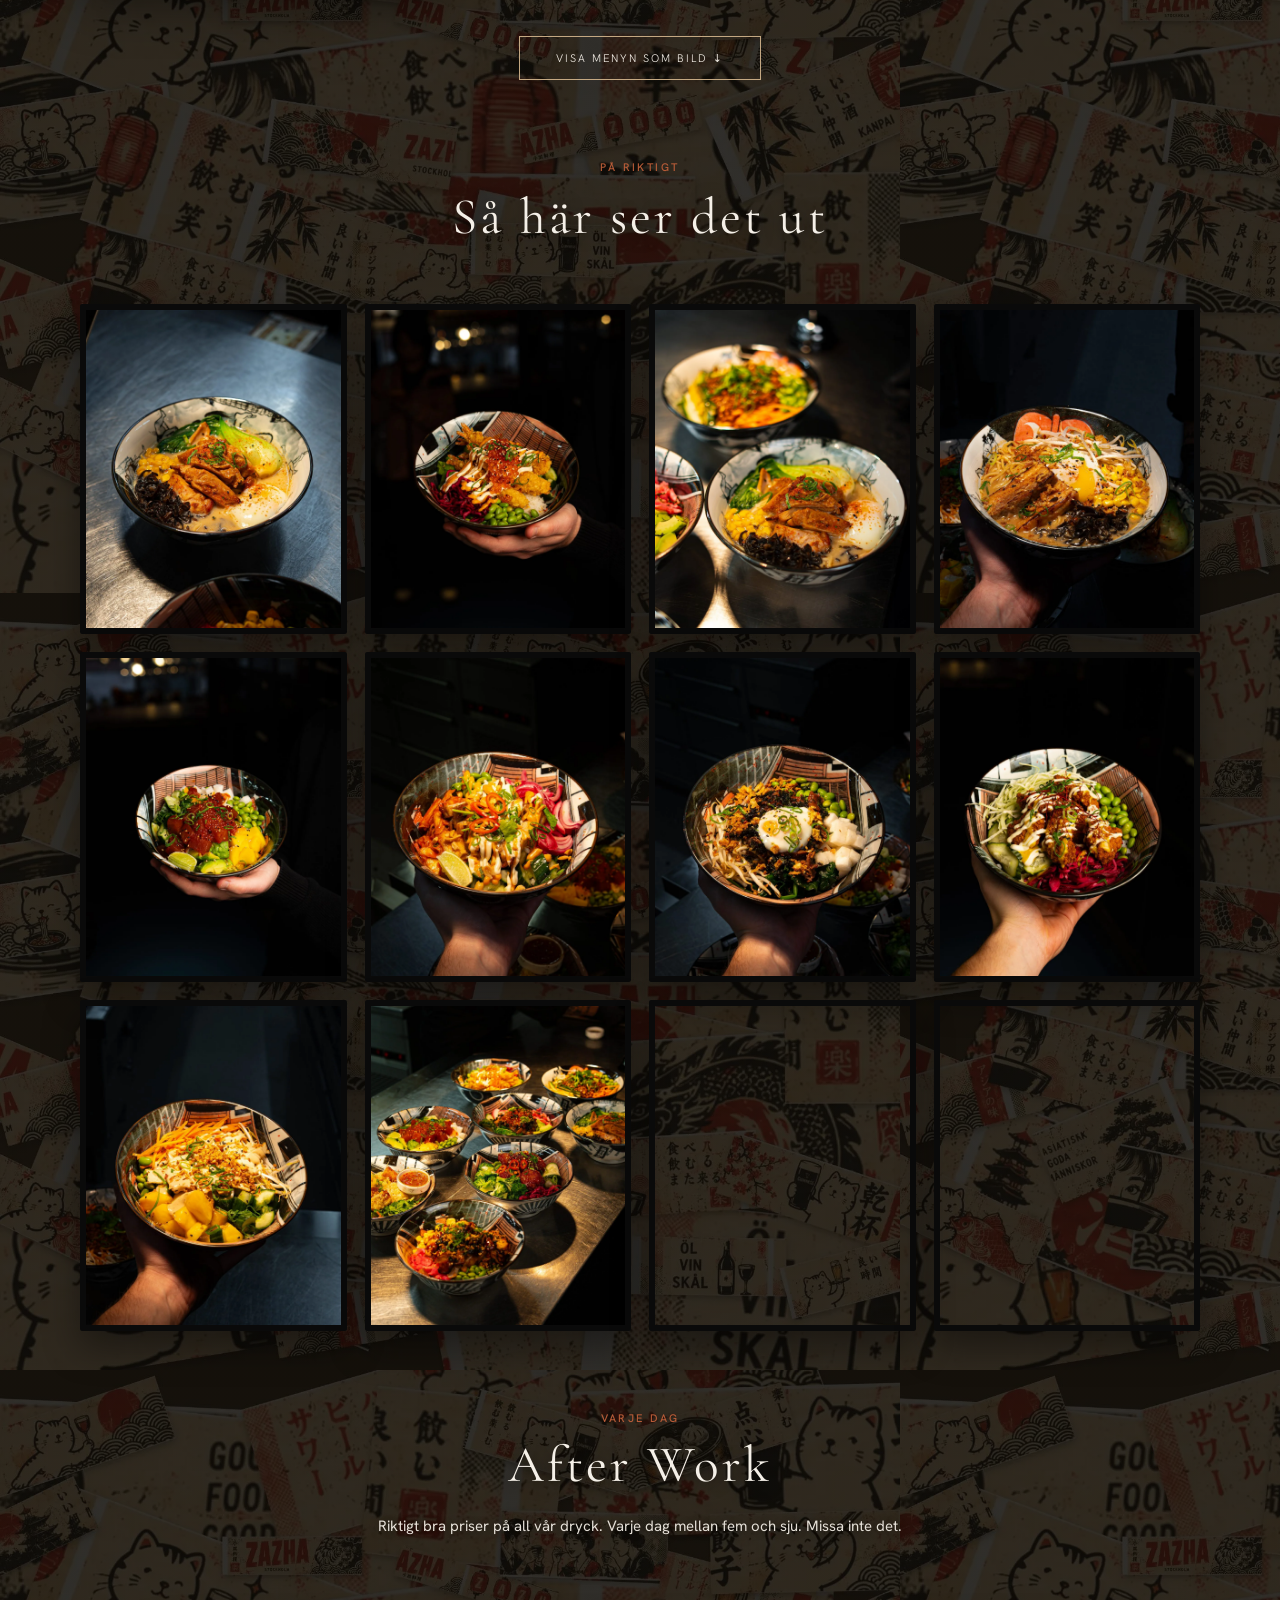
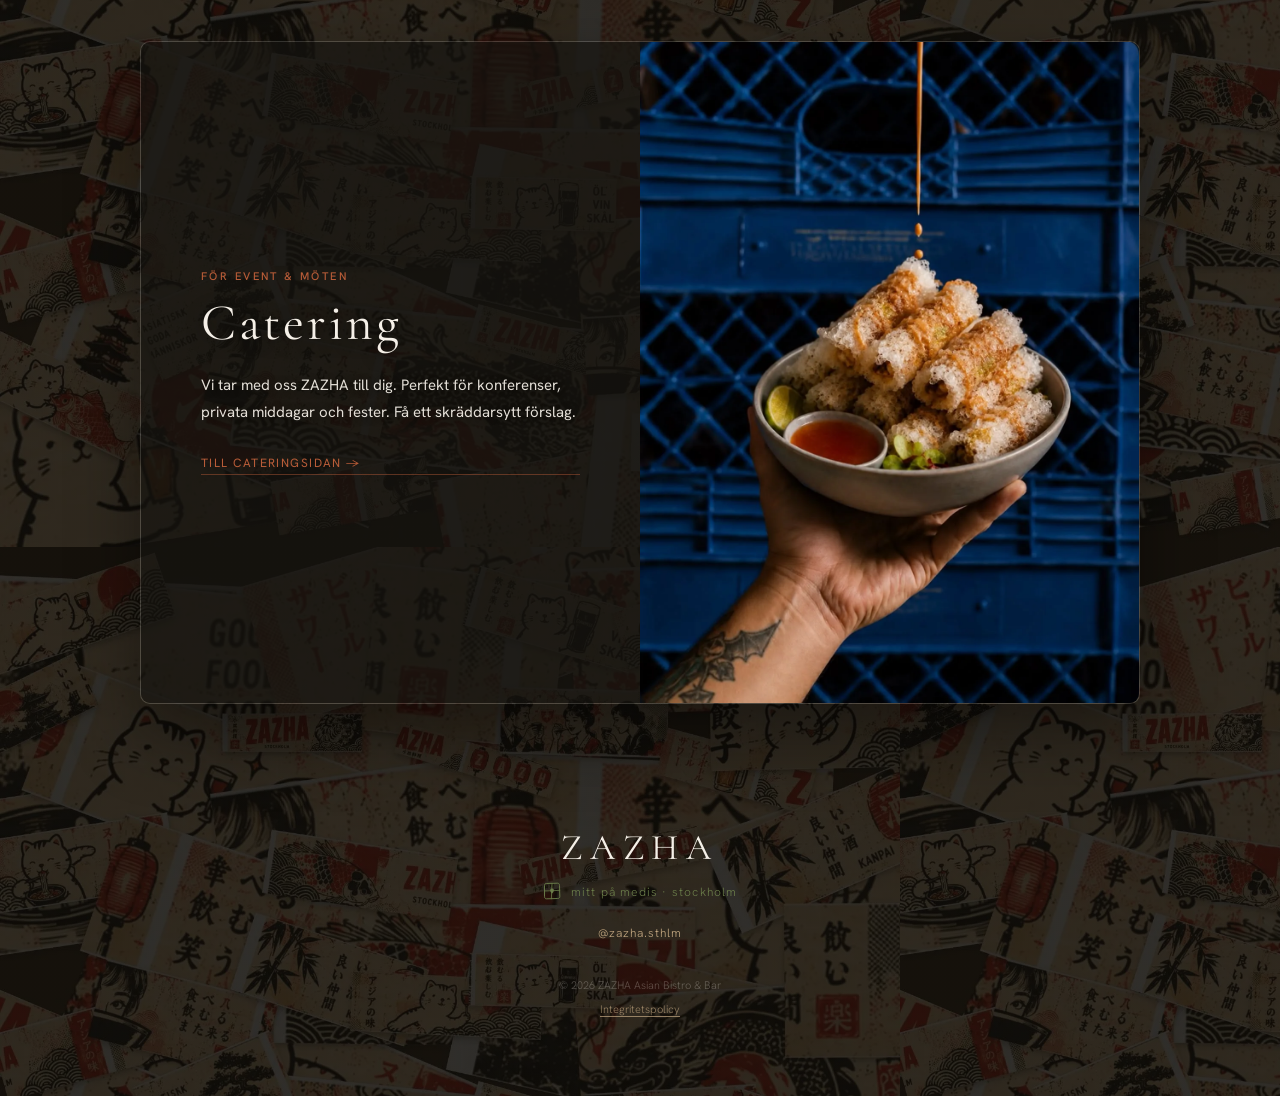
<file: meny.html>
<!DOCTYPE html>
<html lang="sv">
<head>
  <!-- Google Analytics 4 -->
  <script async src="https://www.googletagmanager.com/gtag/js?id=G-KSLDCRY60X"></script>
  <script>
    window.dataLayer = window.dataLayer || [];
    function gtag(){dataLayer.push(arguments);}
    gtag('js', new Date());
    gtag('config', 'G-KSLDCRY60X');
  </script>

  <meta charset="UTF-8">
  <meta name="viewport" content="width=device-width, initial-scale=1.0">
  <title>Meny · Ramen, Poke Bowls &amp; Asiatisk Mat · ZAZHA Södermalm</title>
  <link rel="icon" href="/favicon.ico" sizes="48x48">
  <link rel="icon" type="image/png" sizes="192x192" href="/favicon.png">
  <link rel="apple-touch-icon" sizes="180x180" href="/apple-touch-icon.png">
  <meta name="description" content="ZAZHAs meny på Södermalm: ramen-inspirerade skålar, poke bowls, dumplings och asiatisk gatumat till lunch och middag, plus noggrant utvald öl, vin och Stockholms billigaste Guinness.">
  <meta name="keywords" content="meny asiatisk restaurang södermalm, ramen södermalm, poke bowl södermalm, lunchmeny södermalm, middagsmeny södermalm, dumplings stockholm, asiatisk gatumat, dryckesmeny södermalm, ZAZHA meny">
  <link rel="canonical" href="https://zazha.se/meny.html">
  <link rel="preconnect" href="https://fonts.googleapis.com">
  <link rel="preconnect" href="https://fonts.gstatic.com" crossorigin>
  <link rel="stylesheet" href="https://fonts.googleapis.com/css2?family=Cormorant+Garamond:ital,wght@0,400;1,400&family=Hanken+Grotesk:wght@300;400;700;800&display=swap">

  <meta property="og:type"        content="website">
  <meta property="og:url"         content="https://zazha.se/meny.html">
  <meta property="og:title"       content="Meny · Ramen, Poke Bowls & Asiatisk Mat · ZAZHA Södermalm">
  <meta property="og:description" content="Ramen-inspirerade skålar, poke bowls, dumplings och asiatisk gatumat till lunch och middag på Södermalm.">
  <meta property="og:image"       content="https://zazha.se/images/og-image.png">
  <meta property="og:locale"      content="sv_SE">
  <script type="application/ld+json">
  {
    "@context": "https://schema.org",
    "@type": "Menu",
    "name": "ZAZHA Meny",
    "url": "https://zazha.se/meny.html",
    "inLanguage": "sv",
    "hasMenuSection": [
      {
        "@type": "MenuSection",
        "name": "Bowls",
        "hasMenuItem": [
          {"@type":"MenuItem","name":"Pork Fiction","description":"Långbakad fläsksida, ris, kimchi, smashed gurka, edamame, picklad rödlök, rostad lök, salladslök, Sriracha-Yuzu Mayo","offers":{"@type":"Offer","price":"169","priceCurrency":"SEK"}},
          {"@type":"MenuItem","name":"Yaki Zan","description":"Yakiniku-marinerat nötkött, ris, kimchi, inlagd rättika, böngroddar, onsen egg, noriblad, rostad lök, salladslök, sesam","offers":{"@type":"Offer","price":"179","priceCurrency":"SEK"}},
          {"@type":"MenuItem","name":"Chicken Business","description":"Grillad teriyakikyckling, ris, avokado, edamame, kimchi, inlagd rättika, onsen egg, nori, rostad lök, salladslök, sesam, torkade chiliflingor","offers":{"@type":"Offer","price":"159","priceCurrency":"SEK"}},
          {"@type":"MenuItem","name":"Tofu Panda","description":"Krispig tofu, edamame, avokado, böngroddar, inlagd rättika, nori, rostad lök, salladslök, sesam, Sesamdressing","suitableForDiet":"https://schema.org/VegetarianDiet","offers":{"@type":"Offer","price":"149","priceCurrency":"SEK"}},
          {"@type":"MenuItem","name":"Karaage Kid","description":"Krispig karaage, ris, kimchi, picklad rödkål, smashed gurka, edamame, Mango-Curry-Yuzu Mayo","offers":{"@type":"Offer","price":"159","priceCurrency":"SEK"}},
          {"@type":"MenuItem","name":"Orange Crunch","description":"Orange chicken, kimchi, smashed gurka, edamame, picklad rödkål, sesam, ZAZHA Orange Sauce","offers":{"@type":"Offer","price":"159","priceCurrency":"SEK"}},
          {"@type":"MenuItem","name":"Prawn Star","description":"Räkvårrullar, glasnudlar, romansallad, böngroddar, morötter, koriander, salladslök, rostad lök, Seafood Yum Sauce","offers":{"@type":"Offer","price":"169","priceCurrency":"SEK"}},
          {"@type":"MenuItem","name":"Salmon Says","description":"Lax, ris, avokado, sallad, edamame, ingefära, mango, sjögrässallad, rostad lök, sesam, salladslök, ikura, Wasabi-Yuzu Ponzu","offers":{"@type":"Offer","price":"179","priceCurrency":"SEK"}},
          {"@type":"MenuItem","name":"Tuna Turner","description":"Gochujang-marinerad tonfisk, ris, avokado, sallad, edamame, ingefära, mango, sjögrässallad, rostad lök, sesam, salladslök, ikura","offers":{"@type":"Offer","price":"179","priceCurrency":"SEK"}},
          {"@type":"MenuItem","name":"Soy City","description":"Oumph, smashed gurka, böngroddar, inlagd rättika, edamame, rostad lök, salladslök, sesam, Sriracha Mayo","suitableForDiet":"https://schema.org/VegetarianDiet","offers":{"@type":"Offer","price":"149","priceCurrency":"SEK"}},
          {"@type":"MenuItem","name":"Shrimp Show","description":"Tempuraräkor, ris, avokado, smashed gurka, rödlök, picklad rödkål, ikura, Chili Mayo","offers":{"@type":"Offer","price":"169","priceCurrency":"SEK"}}
        ]
      },
      {
        "@type": "MenuSection",
        "name": "Ramen",
        "hasMenuItem": [
          {"@type":"MenuItem","name":"Chicken Soup Club","description":"Kyckling, ramennudlar, tonkotsubuljong, skogsöronsvamp, böngroddar, onsen egg, nori, salladslök","offers":{"@type":"Offer","price":"159","priceCurrency":"SEK"}},
          {"@type":"MenuItem","name":"Pork Side Story","description":"Långbakad fläsksida, ramennudlar, tonkotsubuljong, skogsöronsvamp, böngroddar, onsen egg, rostad lök","offers":{"@type":"Offer","price":"169","priceCurrency":"SEK"}},
          {"@type":"MenuItem","name":"ZAZHA Mian","description":"Zhajiang - fläsk i bönsås, vetenudlar, gurka, böngroddar, morot, koriander, salladslök, chiliolja","offers":{"@type":"Offer","price":"169","priceCurrency":"SEK"}}
        ]
      },
      {
        "@type": "MenuSection",
        "name": "Sides",
        "hasMenuItem": [
          {"@type":"MenuItem","name":"Sweet Potato Fries","suitableForDiet":"https://schema.org/VegetarianDiet","offers":{"@type":"Offer","price":"69","priceCurrency":"SEK"}},
          {"@type":"MenuItem","name":"Karaage, 4 st","offers":{"@type":"Offer","price":"59","priceCurrency":"SEK"}},
          {"@type":"MenuItem","name":"Tempura Shrimp, 4 st","offers":{"@type":"Offer","price":"89","priceCurrency":"SEK"}},
          {"@type":"MenuItem","name":"Shrimp Rolls, 4 st","offers":{"@type":"Offer","price":"69","priceCurrency":"SEK"}},
          {"@type":"MenuItem","name":"Zazha Chicken Wings, 4 st","offers":{"@type":"Offer","price":"69","priceCurrency":"SEK"}},
          {"@type":"MenuItem","name":"Edamame","suitableForDiet":"https://schema.org/VeganDiet","offers":{"@type":"Offer","price":"49","priceCurrency":"SEK"}},
          {"@type":"MenuItem","name":"Kimchi","description":"Stark","offers":{"@type":"Offer","price":"39","priceCurrency":"SEK"}},
          {"@type":"MenuItem","name":"Picklad rödkål","offers":{"@type":"Offer","price":"39","priceCurrency":"SEK"}},
          {"@type":"MenuItem","name":"Picklad rödlök","offers":{"@type":"Offer","price":"39","priceCurrency":"SEK"}},
          {"@type":"MenuItem","name":"Inlagd rättika","offers":{"@type":"Offer","price":"39","priceCurrency":"SEK"}},
          {"@type":"MenuItem","name":"Smashed gurka","offers":{"@type":"Offer","price":"39","priceCurrency":"SEK"}},
          {"@type":"MenuItem","name":"Ris / Svart ris","offers":{"@type":"Offer","price":"39-49","priceCurrency":"SEK"}},
          {"@type":"MenuItem","name":"Yes Box","description":"2 st av varje: Karaage, Tempura Shrimp, Chicken Wings, Shrimp Rolls","offers":{"@type":"Offer","price":"128","priceCurrency":"SEK"}}
        ]
      },
      {
        "@type": "MenuSection",
        "name": "Dessert",
        "hasMenuItem": [
          {"@type":"MenuItem","name":"Mini Cakes","description":"Välj en: Choco Crush, Raspberry Kiss eller Matcha Mood","offers":{"@type":"Offer","price":"69","priceCurrency":"SEK"}}
        ]
      },
      {
        "@type": "MenuSection",
        "name": "Signature Cocktails",
        "hasMenuItem": [
          {"@type":"MenuItem","name":"Hold My Bag","description":"750 ml, Absolut Vodka, Aperol, persikolikör, citron, grapefruktsoda","offers":{"@type":"Offer","price":"195","priceCurrency":"SEK"}},
          {"@type":"MenuItem","name":"Kiss My Ass","description":"Absolut Vodka, tomatjuice, Tabasco, citron","offers":{"@type":"Offer","price":"150","priceCurrency":"SEK"}},
          {"@type":"MenuItem","name":"Milk Money","description":"Absolut Vanilj, matcha, ZAZHA mjölk","offers":{"@type":"Offer","price":"150","priceCurrency":"SEK"}},
          {"@type":"MenuItem","name":"Trip Tip","description":"Havana rom, kokos, passionsfrukt, mangoskum, serveras med ZAZHA shot","offers":{"@type":"Offer","price":"150","priceCurrency":"SEK"}},
          {"@type":"MenuItem","name":"Zip It","description":"Beefeater Gin, fläderlikör, citron, Sprite","offers":{"@type":"Offer","price":"150","priceCurrency":"SEK"}},
          {"@type":"MenuItem","name":"Classics","description":"Din favoritklassiker — skriv i meddelandet vilken du önskar","offers":{"@type":"Offer","price":"159","priceCurrency":"SEK"}}
        ]
      },
      {
        "@type": "MenuSection",
        "name": "ZAZHA Highballs",
        "hasMenuItem": [
          {"@type":"MenuItem","name":"Gin There, Done That","description":"Beefeater Gin, tonic, lime","offers":{"@type":"Offer","price":"98","priceCurrency":"SEK"}},
          {"@type":"MenuItem","name":"Rum Away","description":"Havana rom, Pepsi, lime","offers":{"@type":"Offer","price":"98","priceCurrency":"SEK"}},
          {"@type":"MenuItem","name":"Oak & Coke","description":"Whisky, Pepsi","offers":{"@type":"Offer","price":"98","priceCurrency":"SEK"}},
          {"@type":"MenuItem","name":"Skinny Dip","description":"Absolut Vodka, soda, lime","offers":{"@type":"Offer","price":"98","priceCurrency":"SEK"}},
          {"@type":"MenuItem","name":"Ginger James","description":"Jameson, ginger ale, lime","offers":{"@type":"Offer","price":"98","priceCurrency":"SEK"}},
          {"@type":"MenuItem","name":"Wake Up Call","description":"Absolut Vodka, Red Bull","offers":{"@type":"Offer","price":"138","priceCurrency":"SEK"}}
        ]
      },
      {
        "@type": "MenuSection",
        "name": "Shots",
        "hasMenuItem": [
          {"@type":"MenuItem","name":"Shot","description":"Gin, Tequila, Whisky, Rom eller Vodka","offers":{"@type":"Offer","price":"88-132","priceCurrency":"SEK"}},
          {"@type":"MenuItem","name":"ZAZHA Shotbricka","description":"8 shots, Bartender's Choice","offers":{"@type":"Offer","price":"467","priceCurrency":"SEK"}}
        ]
      },
      {
        "@type": "MenuSection",
        "name": "Öl",
        "hasMenuItem": [
          {"@type":"MenuItem","name":"Guinness Fat","offers":{"@type":"Offer","price":"75","priceCurrency":"SEK"}},
          {"@type":"MenuItem","name":"Carlsberg Export","offers":{"@type":"Offer","price":"55","priceCurrency":"SEK"}},
          {"@type":"MenuItem","name":"Brooklyn IPA","offers":{"@type":"Offer","price":"92","priceCurrency":"SEK"}},
          {"@type":"MenuItem","name":"1664 Blanc","offers":{"@type":"Offer","price":"78","priceCurrency":"SEK"}},
          {"@type":"MenuItem","name":"Singha Flaska","offers":{"@type":"Offer","price":"78","priceCurrency":"SEK"}}
        ]
      },
      {
        "@type": "MenuSection",
        "name": "Cider",
        "hasMenuItem": [
          {"@type":"MenuItem","name":"Somersby Pear 33cl","offers":{"@type":"Offer","price":"79","priceCurrency":"SEK"}}
        ]
      },
      {
        "@type": "MenuSection",
        "name": "Läsk, Alkoholfritt & Mocktails",
        "hasMenuItem": [
          {"@type":"MenuItem","name":"Läsk","offers":{"@type":"Offer","price":"35","priceCurrency":"SEK"}},
          {"@type":"MenuItem","name":"Alkoholfri öl / cider","offers":{"@type":"Offer","price":"40","priceCurrency":"SEK"}},
          {"@type":"MenuItem","name":"ZAZHA Mocktail","offers":{"@type":"Offer","price":"95","priceCurrency":"SEK"}}
        ]
      },
      {
        "@type": "MenuSection",
        "name": "Vin",
        "hasMenuItem": [
          {"@type":"MenuItem","name":"Le Arche Primizia Bianco","offers":{"@type":"Offer","price":"95","priceCurrency":"SEK"}},
          {"@type":"MenuItem","name":"Les Deux Pins Sauvignon Blanc","offers":{"@type":"Offer","price":"135","priceCurrency":"SEK"}},
          {"@type":"MenuItem","name":"Sun Gate Chardonnay","offers":{"@type":"Offer","price":"145","priceCurrency":"SEK"}},
          {"@type":"MenuItem","name":"Laugel Cuvée Riesling","offers":{"@type":"Offer","price":"165","priceCurrency":"SEK"}},
          {"@type":"MenuItem","name":"Le Arche Primizia Rosso","offers":{"@type":"Offer","price":"95","priceCurrency":"SEK"}},
          {"@type":"MenuItem","name":"Viñedos Santa Lucia Cab. Sauvignon","offers":{"@type":"Offer","price":"135","priceCurrency":"SEK"}},
          {"@type":"MenuItem","name":"Victor Berard Côtes du Rhône","offers":{"@type":"Offer","price":"149","priceCurrency":"SEK"}},
          {"@type":"MenuItem","name":"Il Fortino Chianti Classico","offers":{"@type":"Offer","price":"165","priceCurrency":"SEK"}},
          {"@type":"MenuItem","name":"MVSA Cava","offers":{"@type":"Offer","price":"95","priceCurrency":"SEK"}}
        ]
      }
    ]
  }
  </script>

  <!-- Twitter/iMessage card -->
  <meta name="twitter:card"        content="summary_large_image">
  <meta name="twitter:title"       content="Meny · ZAZHA Södermalm">
  <meta name="twitter:description" content="Ramen-inspirerade skålar, poke bowls och asiatisk gatumat till lunch och middag på Södermalm.">
  <meta name="twitter:image"       content="https://zazha.se/images/og-image.png">
  <style>
    :root {
      --cream:      #F5F0E8;
      --charcoal:   #2C2A22;
      --olive:      #3A4E28;
      --terracotta: #B85C38;
      --sage:       #6B7D4A;
      --sand:       #C4A882;
      --serif: 'Cormorant Garamond', Georgia, serif;
      --sans:  'Hanken Grotesk', system-ui, sans-serif;
    }

    *, *::before, *::after { box-sizing: border-box; margin: 0; padding: 0; }
    html { scroll-behavior: smooth; }
    #lunchmeny, #middagsmeny, #dryckesmeny, #meny-mat, #meny-dryck, #happy-hour, #catering, #dagens-bowl { scroll-margin-top: 88px; }
    body {
      font-family: var(--sans); font-weight: 300; color: var(--charcoal);
      background:
        linear-gradient(rgba(16,14,10,0.64), rgba(16,14,10,0.64)),
        url('images/meny-wallpaper.webp');
      background-repeat: no-repeat, repeat;
      background-size: auto, 900px auto;
      -webkit-font-smoothing: antialiased;
    }
    img  { display: block; max-width: 100%; }
    picture { display: contents; }
    :focus-visible { outline: 2px solid var(--terracotta); outline-offset: 3px; }
    a    { text-decoration: none; color: inherit; }

    /* ============================================================
       NAVIGATION
    ============================================================ */
    #nav {
      position: fixed;
      top: 0; left: 0; right: 0;
      z-index: 200;
      height: 72px;
      padding: 0 48px;
      display: flex;
      align-items: center;
      justify-content: flex-end;
      transition: background 0.4s ease, box-shadow 0.4s ease;
    }
    #nav.scrolled {
      background: var(--cream);
      box-shadow: 0 1px 0 rgba(44,42,34,0.10);
    }

    .nav-links { display: flex; align-items: center; gap: 36px; list-style: none; }
    .nav-links a { font-family: var(--sans); font-weight: 300; font-size: 12px; letter-spacing: 0.10em; color: var(--charcoal); transition: color 0.2s; }
    .nav-links a:hover { color: var(--terracotta); }

    .nav-cta { background: var(--terracotta) !important; color: var(--cream) !important; padding: 10px 22px; font-size: 11px !important; letter-spacing: 0.16em !important; text-transform: uppercase; transition: background 0.2s !important; }
    .nav-cta:hover { background: var(--olive) !important; opacity: 1 !important; }

    .has-dropdown { position: relative; }
    .has-dropdown::after { content: ''; position: absolute; top: 100%; left: 0; right: 0; height: 16px; }
    .nav-arrow { display: inline-block; font-size: 9px; margin-left: 3px; opacity: 0.55; transition: transform 0.22s ease; vertical-align: middle; }
    .has-dropdown:hover .nav-arrow { transform: rotate(180deg); }
    .dropdown { position: absolute; top: calc(100% + 16px); left: 50%; transform: translateX(-50%) translateY(-10px); background: var(--cream); border-top: 2px solid var(--terracotta); padding: 6px 0 14px; min-width: 175px; box-shadow: 0 16px 44px rgba(44,42,34,0.13); opacity: 0; pointer-events: none; transition: opacity 0.22s ease, transform 0.22s ease; z-index: 201; }
    .has-dropdown:hover .dropdown, .has-dropdown:focus-within .dropdown { opacity: 1; pointer-events: all; transform: translateX(-50%) translateY(0); }
    .dropdown a { display: block; padding: 9px 22px; font-family: var(--sans); font-weight: 300; font-size: 12px; letter-spacing: 0.08em; color: var(--charcoal); transition: color 0.15s, padding-left 0.18s; }
    .dropdown a:hover { color: var(--terracotta); padding-left: 30px; }

    .nav-hamburger { display: none; flex-direction: column; gap: 5px; background: none; border: none; padding: 6px; cursor: pointer; }
    .nav-hamburger span { display: block; width: 22px; height: 1.5px; background: var(--charcoal); transition: background 0.3s; }

    /* ============================================================
       MOBILE MENU
    ============================================================ */
    #mobile-menu { position: fixed; inset: 0; z-index: 199; background: var(--olive); display: flex; flex-direction: column; align-items: center; justify-content: center; gap: 30px; opacity: 0; pointer-events: none; transition: opacity 0.3s ease; overflow-y: auto; padding: 100px 0 40px; }
    #mobile-menu.open { opacity: 1; pointer-events: all; }
    #mobile-menu a { font-family: var(--serif); font-size: 30px; color: var(--cream); letter-spacing: 0.08em; transition: opacity 0.2s; }
    #mobile-menu a:hover { opacity: 0.6; }
    #menu-close { position: absolute; top: 28px; right: 40px; font-family: var(--sans); font-weight: 300; font-size: 11px; letter-spacing: 0.16em; text-transform: uppercase; color: var(--sand); background: none; border: none; cursor: pointer; }

    /* ============================================================
       PAGE HEADER
    ============================================================ */
    #meny-header {
      padding: 160px 80px 100px;
      text-align: center;
    }
    .meny-page-title {
      font-family: var(--serif);
      font-weight: 400;
      font-size: clamp(60px, 10vw, 130px);
      letter-spacing: 0.25em;
      color: var(--cream);
      text-shadow: 0 2px 24px rgba(0,0,0,0.55);
      line-height: 1;
      margin-bottom: 14px;
    }
    .meny-page-sub {
      font-family: var(--sans);
      font-weight: 500;
      font-size: 11px;
      letter-spacing: 0.22em;
      text-transform: uppercase;
      color: var(--sand);
      text-shadow: 0 1px 12px rgba(0,0,0,0.6);
    }

    /* ============================================================
       MENU SECTIONS
       Alternating two-column layout
    ============================================================ */
    .meny-section {
      padding: 70px 80px;
    }

    /* Kort — bild och text paketerade som en enhet */
    .meny-section-inner {
      max-width: 1000px;
      margin: 0 auto;
      display: grid;
      grid-template-columns: 1fr 1fr;
      align-items: stretch;
      background: rgba(245, 240, 232, 0.05);
      border: 1px solid rgba(245, 240, 232, 0.12);
      border-radius: 10px;
      overflow: hidden;
      box-shadow: 0 30px 70px rgba(0,0,0,0.40);
    }
    .meny-section.meny-reverse .meny-section-inner {
      direction: rtl;
    }
    .meny-section.meny-reverse .meny-section-inner > * {
      direction: ltr;
    }

    /* Bildruta — fyller kortets höjd, matchar riktiga foton */
    .meny-section-img {
      background: transparent;
      position: relative;
      overflow: hidden;
      min-height: 420px;
    }
    .meny-section-img img { width: 100%; height: 100%; object-fit: cover; display: block; }
    .meny-section-img.empty img { display: none; }
    .meny-section-img:not(.empty) .meny-img-placeholder { display: none; }

    .meny-img-placeholder {
      position: absolute;
      inset: 0;
      display: flex;
      flex-direction: column;
      align-items: center;
      justify-content: center;
      gap: 10px;
      padding: 20px;
      text-align: center;
      opacity: 0;
      transition: opacity 0.22s ease;
    }
    .meny-img-placeholder span:first-child { font-size: 22px; opacity: 0.22; }
    .meny-img-placeholder span:last-child { font-family: var(--sans); font-size: 10px; letter-spacing: 0.12em; color: rgba(245,240,232,0.55); line-height: 1.5; }

    /* Bilduppladdning — bara i redigeringsläge (lokalt) */
    body.zt-on .meny-section-img { cursor: pointer; }
    body.zt-on .meny-section-img.empty:hover .meny-img-placeholder { opacity: 1; border: 1.5px dashed rgba(245,240,232,0.25); }
    body.zt-on .meny-section-img:not(.empty)::after {
      content: '↑  byt bild';
      position: absolute;
      bottom: 0; left: 0; right: 0;
      padding: 9px;
      text-align: center;
      background: rgba(44,42,34,0.50);
      color: rgba(245,240,232,0.92);
      font-family: var(--sans);
      font-size: 10px;
      letter-spacing: 0.14em;
      text-transform: uppercase;
      opacity: 0;
      transition: opacity 0.22s ease;
      pointer-events: none;
    }
    body.zt-on .meny-section-img:not(.empty):hover::after { opacity: 1; }

    /* Textkolumn — del av samma kort som bilden, egen mörk panel för läsbarhet */
    .meny-section-text {
      padding: 56px 60px;
      display: flex;
      flex-direction: column;
      justify-content: center;
      background: rgba(14, 12, 9, 0.62);
    }

    .meny-section-eyebrow {
      font-family: var(--sans);
      font-weight: 500;
      font-size: 11px;
      letter-spacing: 0.22em;
      text-transform: uppercase;
      color: var(--terracotta);
      margin-bottom: 12px;
    }
    .meny-section-heading {
      font-family: var(--serif);
      font-weight: 400;
      font-size: clamp(32px, 4vw, 54px);
      letter-spacing: 0.06em;
      color: var(--cream);
      text-shadow: 0 2px 16px rgba(0,0,0,0.5);
      margin-bottom: 20px;
      line-height: 1.1;
    }
    .meny-heading-sub {
      display: block;
      font-family: var(--sans);
      font-weight: 500;
      font-size: clamp(12px, 1.4vw, 15px);
      letter-spacing: 0.20em;
      text-transform: uppercase;
      color: var(--terracotta);
      margin-top: 8px;
    }
    .meny-section-body {
      font-family: var(--sans);
      font-weight: 400;
      font-size: 15px;
      line-height: 1.85;
      color: var(--cream);
      opacity: 0.92;
      text-shadow: 0 1px 10px rgba(0,0,0,0.4);
      margin-bottom: 28px;
    }
    .meny-lunch-deal {
      position: relative;
      display: inline-block;
      font-family: var(--sans);
      font-weight: 700;
      font-size: clamp(19px, 2vw, 24px);
      line-height: 1.4;
      letter-spacing: 0.015em;
      text-transform: uppercase;
      color: var(--charcoal);
      background-image:
        url("data:image/svg+xml,%3Csvg xmlns='http://www.w3.org/2000/svg' width='240' height='240'%3E%3Cfilter id='n'%3E%3CfeTurbulence type='fractalNoise' baseFrequency='0.85' numOctaves='3' stitchTiles='stitch'/%3E%3CfeColorMatrix type='saturate' values='0'/%3E%3C/filter%3E%3Crect width='100%25' height='100%25' filter='url(%23n)' opacity='0.6'/%3E%3C/svg%3E"),
        radial-gradient(ellipse at 12% 8%, rgba(255,250,235,0.55), transparent 50%),
        radial-gradient(ellipse at 92% 10%, rgba(150,105,55,0.20), transparent 55%),
        radial-gradient(ellipse at 80% 90%, rgba(100,68,34,0.26), transparent 55%),
        radial-gradient(ellipse at 10% 92%, rgba(140,100,55,0.20), transparent 55%),
        radial-gradient(ellipse at 50% 50%, transparent 55%, rgba(70,45,20,0.16));
      background-color: var(--cream);
      background-blend-mode: multiply, normal, normal, normal, normal, normal;
      padding: 20px 28px;
      border-radius: 2px;
      box-shadow: 0 20px 44px rgba(0,0,0,0.4);
      transform: rotate(-1.3deg);
      margin-bottom: 28px;
    }
    .meny-lunch-deal::before,
    .meny-lunch-deal::after {
      content: '';
      position: absolute;
      top: -13px;
      width: 58px;
      height: 23px;
      background: rgba(236, 224, 197, 0.8);
      box-shadow: 0 3px 6px rgba(0,0,0,0.3);
    }
    .meny-lunch-deal::before {
      left: 16px;
      transform: rotate(-8deg);
    }
    .meny-lunch-deal::after {
      right: 16px;
      transform: rotate(6deg);
    }
    .meny-lunch-deal-price {
      color: var(--terracotta);
      font-weight: 800;
      font-style: italic;
    }
    /* Edit the href on this link to point to your menu PDF or page */
    .meny-section-link {
      display: inline-block;
      font-family: var(--sans);
      font-weight: 400;
      font-size: 12px;
      letter-spacing: 0.12em;
      text-transform: uppercase;
      color: var(--terracotta);
      border-bottom: 1px solid rgba(184,92,56,0.45);
      padding-bottom: 3px;
      transition: border-color 0.2s, color 0.2s, transform 0.2s ease;
    }
    .meny-section-link:hover { border-color: var(--terracotta); color: var(--cream); transform: translateX(4px); }

    /* ============================================================
       HELA MENYN — riktig HTML, kategori för kategori
    ============================================================ */
    .meny-full-section {
      padding: 90px 80px 110px;
      text-align: center;
    }
    .meny-full-eyebrow {
      font-family: var(--sans);
      font-weight: 500;
      font-size: 11px;
      letter-spacing: 0.22em;
      text-transform: uppercase;
      color: var(--terracotta);
      margin-bottom: 12px;
    }
    .meny-full-heading {
      font-family: var(--serif);
      font-weight: 400;
      font-size: clamp(32px, 4vw, 54px);
      letter-spacing: 0.06em;
      color: var(--cream);
      text-shadow: 0 2px 16px rgba(0,0,0,0.5);
    }
    .meny-full-note {
      max-width: 560px;
      margin: 18px auto 0;
      font-family: var(--sans);
      font-weight: 300;
      font-size: 14px;
      line-height: 1.7;
      color: var(--sand);
      opacity: 0.85;
    }
    .meny-cats {
      max-width: 1180px;
      margin: 56px auto 0;
      display: grid;
      grid-template-columns: repeat(auto-fit, minmax(300px, 1fr));
      gap: 28px;
      text-align: left;
    }
    .meny-cat {
      background: rgba(10, 8, 6, 0.78);
      border: 1px solid rgba(245, 240, 232, 0.16);
      border-radius: 10px;
      padding: 34px 32px;
      box-shadow: 0 20px 50px rgba(0,0,0,0.45);
    }
    .meny-cat h3 {
      font-family: var(--serif);
      font-weight: 400;
      font-size: 26px;
      color: var(--terracotta);
      letter-spacing: 0.04em;
      margin-bottom: 20px;
      padding-bottom: 12px;
      border-bottom: 1px solid rgba(184,92,56,0.3);
    }
    .meny-cat h4 {
      font-family: var(--sans);
      font-weight: 600;
      font-size: 10.5px;
      letter-spacing: 0.18em;
      text-transform: uppercase;
      color: var(--terracotta);
      opacity: 0.9;
      margin: 20px 0 10px;
    }
    .meny-cat h4:first-of-type { margin-top: 0; }
    .meny-cat ul { list-style: none; }
    .meny-item { margin-bottom: 16px; }
    .meny-item:last-child { margin-bottom: 0; }
    .meny-item-row {
      display: flex;
      justify-content: space-between;
      align-items: baseline;
      gap: 14px;
      font-family: var(--sans);
    }
    .meny-item-name { color: var(--cream); font-weight: 600; font-size: 15px; }
    .meny-item-price { color: var(--terracotta); font-weight: 600; font-size: 14px; white-space: nowrap; }
    .meny-placeholder {
      color: var(--sand) !important;
      opacity: 0.7;
      font-weight: 400 !important;
      font-style: italic;
      border-bottom: 1px dashed rgba(196,168,130,0.6);
      cursor: help;
    }
    .meny-item-desc {
      color: var(--sand);
      opacity: 0.92;
      font-size: 12.5px;
      line-height: 1.6;
      margin-top: 3px;
      font-weight: 400;
    }
    .meny-full-download {
      display: inline-block;
      margin-top: 52px;
      padding: 14px 36px;
      border: 1.5px solid var(--sand);
      color: var(--cream);
      font-family: var(--sans);
      font-weight: 300;
      font-size: 11px;
      letter-spacing: 0.18em;
      text-transform: uppercase;
      transition: background 0.2s ease, color 0.2s ease, border-color 0.2s ease;
    }
    .meny-full-download:hover { background: var(--terracotta); border-color: var(--terracotta); color: var(--cream); }

    /* ---- Dagens Bowl — klickbar bild som öppnar lightbox ---- */
    .dagens-bowl-frame {
      display: block;
      width: 100%;
      max-width: 900px;
      margin: 40px auto 0;
      padding: 0;
      border: 6px solid #0a0a0a;
      box-shadow: 0 20px 50px rgba(0,0,0,0.45);
      border-radius: 2px;
      background: none;
      cursor: zoom-in;
      overflow: hidden;
      transition: transform 0.25s ease;
    }
    .dagens-bowl-frame:hover { transform: scale(1.012); }
    .dagens-bowl-frame img { width: 100%; height: auto; display: block; }

    /* ============================================================
       MENY-GALLERI — riktiga foton av maten
    ============================================================ */
    #meny-galleri {
      padding: 90px 80px 110px;
      text-align: center;
    }
    .meny-galleri-grid {
      max-width: 1200px;
      margin: 56px auto 0;
      display: grid;
      grid-template-columns: repeat(4, 1fr);
      gap: 18px;
    }
    .meny-galleri-grid figure {
      overflow: hidden;
      border: 6px solid #0a0a0a;
      box-shadow: 0 16px 36px rgba(0,0,0,0.4);
      border-radius: 2px;
    }
    .meny-galleri-grid img {
      display: block;
      width: 100%;
      height: auto;
      aspect-ratio: 4 / 5;
      object-fit: cover;
      transition: transform 0.35s ease;
    }
    .meny-galleri-grid figure:hover img { transform: scale(1.06); }
    @media (max-width: 900px) {
      #meny-galleri { padding: 64px 24px 80px; }
      .meny-galleri-grid { grid-template-columns: repeat(2, 1fr); gap: 12px; }
    }
    @media (max-width: 900px) {
      .meny-full-section { padding: 64px 24px 80px; }
      .meny-cats { grid-template-columns: 1fr; gap: 20px; }
      .meny-cat { padding: 28px 24px; }
    }

    /* ---- Lightbox — förstorad meny ---- */
    .meny-lightbox {
      position: fixed;
      inset: 0;
      z-index: 500;
      background: rgba(10,8,6,0.92);
      display: flex;
      align-items: center;
      justify-content: center;
      padding: 40px;
      cursor: zoom-out;
    }
    .meny-lightbox[hidden] { display: none; }
    .meny-lightbox img {
      max-width: 100%;
      max-height: 100%;
      width: auto;
      height: auto;
      box-shadow: 0 40px 100px rgba(0,0,0,0.6);
      border-radius: 2px;
      cursor: default;
    }
    .meny-lightbox-close {
      position: absolute;
      top: 24px;
      right: 28px;
      background: none;
      border: none;
      color: var(--cream);
      font-size: 22px;
      line-height: 1;
      cursor: pointer;
      padding: 8px;
    }
    @media (max-width: 900px) {
      .meny-lightbox { padding: 16px; }
      .meny-lightbox-close { top: 12px; right: 16px; }
    }

    /* Happy Hour — centered, matches rest of page */
    #happy-hour {
      padding: 90px 80px;
      text-align: center;
    }
    .happy-inner { max-width: 560px; margin: 0 auto; }

    /* ============================================================
       LIVE EDITING
    ============================================================ */

    /* ============================================================
       FOOTER
    ============================================================ */
    footer { padding: 90px 40px 80px; text-align: center; }
    .footer-wordmark { font-family: var(--serif); font-weight: 400; font-size: 36px; letter-spacing: 0.22em; color: var(--cream); margin-bottom: 12px; }
    .footer-loc { font-family: var(--sans); font-weight: 300; font-size: 12px; letter-spacing: 0.10em; color: var(--sage); margin-bottom: 20px; }
    .footer-map-icon { vertical-align: -5px; margin-right: 4px; }
    .footer-social a { font-family: var(--sans); font-weight: 300; font-size: 12px; letter-spacing: 0.08em; color: var(--sand); transition: color 0.2s; }
    .footer-social a:hover { color: var(--cream); }
    .footer-copy { margin-top: 36px; font-family: var(--sans); font-weight: 300; font-size: 11px; color: var(--cream); opacity: 0.28; }
    .footer-legal { margin-top: 10px; font-family: var(--sans); font-weight: 300; font-size: 11px; color: var(--sand); opacity: 0.7; }
    .footer-legal a { text-decoration: underline; text-underline-offset: 3px; }
    .footer-legal a:hover { color: var(--cream); }

    .sr-only { position: absolute; width: 1px; height: 1px; padding: 0; margin: -1px; overflow: hidden; clip: rect(0,0,0,0); white-space: nowrap; border: 0; }

    /* ============================================================
       RESPONSIVE
    ============================================================ */
    @media (max-width: 900px) {
      .nav-links { display: none; }
      .nav-hamburger { display: flex; }
      #nav { padding: 0 28px; }
      #meny-header { padding: 120px 28px 80px; }
      .meny-section { padding: 48px 20px; }
      #happy-hour { padding: 64px 28px; }
      .meny-section-inner { grid-template-columns: 1fr; }
      .meny-section.meny-reverse .meny-section-inner { direction: ltr; }
      .meny-section-img { min-height: 280px; }
      .meny-section-text { padding: 40px 32px; }
    }
    @media (max-width: 480px) {
      .meny-page-title { font-size: 52px; }
      body { background-size: auto, 480px auto; }
    }
  </style>
  <link rel="stylesheet" href="site-nav.css">
  <style id="meny-spacing">
    /* Tätare avstånd mellan sektionerna på menysidan */
    #meny-header { padding-bottom: 28px; }
    .meny-full-section, #meny-galleri, #happy-hour { padding-top: 40px; padding-bottom: 40px; }
    .meny-section { padding-top: 32px; padding-bottom: 32px; }
    @media (max-width: 900px) {
      #meny-header { padding-bottom: 16px; }
      .meny-full-section, #meny-galleri, #happy-hour { padding-top: 28px; padding-bottom: 28px; }
      .meny-section { padding-top: 20px; padding-bottom: 20px; }
    }
  </style>
</head>
<body>


  <!-- NAVIGATION -->
  <nav id="nav" role="navigation" aria-label="Huvudmeny">
    <div class="nav-info">
      <span class="nav-info-hours">Sön–Tis 11:00–23:00</span>
      <span class="nav-info-hours">Ons–Lör 11:00–01:00</span>
      <span class="nav-info-address">Medborgarplatsen 3</span>
    </div>
    <ul class="nav-links">
      <li class="has-dropdown">
        <a href="index.html#concept">Om oss <span class="nav-arrow">▾</span></a>
        <div class="dropdown">
          <a href="index.html#concept">Om oss</a>
          <a href="zazha-in-action.html">ZAZHA in Action</a>
        </div>
      </li>
      <li><a href="meny.html">Meny</a></li>
      <li><a href="takeaway.html">Takeaway</a></li>
      <li><a href="catering.html">Catering</a></li>
      <li><a href="index.html#events">Events</a></li>
      <li><a href="index.html#hitta-oss">Kontakt</a></li>
      <li><a href="index.html#boka" class="nav-cta">Boka bord</a></li>
    </ul>

    <button class="nav-hamburger" id="hamburger" aria-label="Öppna meny" aria-expanded="false">
      <span></span><span></span><span></span>
    </button>
  </nav>

  <div id="mobile-menu" role="dialog" aria-modal="true" aria-label="Meny">
    <button id="menu-close" aria-label="Stäng meny">stäng ✕</button>
    <a href="index.html#concept">Om oss</a>
    <a href="zazha-in-action.html">ZAZHA in Action</a>
    <a href="meny.html">Meny</a>
    <a href="takeaway.html">Takeaway</a>
    <a href="catering.html">Catering</a>
    <a href="index.html#events">Events</a>
    <a href="index.html#hitta-oss">Kontakt</a>
    <a href="index.html#boka">Boka bord</a>
    <div class="mobile-menu-info">
      <div class="mobile-menu-hours">
        <span class="mobile-menu-hours-item"><span class="mobile-menu-hours-label">Sön–Tis</span><span class="mobile-menu-hours-time">11:00–23:00</span></span>
        <span class="mobile-menu-hours-item"><span class="mobile-menu-hours-label">Ons–Lör</span><span class="mobile-menu-hours-time">11:00–01:00</span></span>
      </div>
      <p class="mobile-menu-address"><svg class="footer-map-icon" viewBox="0 0 64 64" width="16" height="16" fill="none" aria-hidden="true"><path d="M8 14 C8 10, 10 8, 14 8 L50 7 C54 7, 56 10, 56 14 L57 50 C57 54, 54 56, 50 56 L14 57 C10 57, 8 54, 8 50 Z" stroke="currentColor" stroke-width="3" stroke-linecap="round" stroke-linejoin="round"/><path d="M8 32 L57 30" stroke="currentColor" stroke-width="2.5" stroke-linecap="round"/><path d="M32 8 L30 57" stroke="currentColor" stroke-width="2.5" stroke-linecap="round"/><path d="M32 24 C28 24 26 27 26 30 C26 34 32 40 32 40 C32 40 38 34 38 30 C38 27 36 24 32 24 Z" fill="currentColor"/></svg> Medborgarplatsen 3, Södermalm</p>
    </div>
  </div>

  <!-- PAGE HEADER -->
  <section id="meny-header">
    <h1 class="meny-page-title" data-edit-id="header-title">MENY</h1>
    <p class="meny-page-sub" data-edit-id="header-sub">ZAZHA · asiatisk restaurang &amp; bar · medborgarplatsen, södermalm</p>
  </section>

  <!-- ============================================================
       DAGENS BOWL — lunch-deals, uppdateras varje vecka
  ============================================================ -->
  <section id="dagens-bowl" class="meny-full-section" aria-label="Dagens Bowl — lunch-deals">
    <p class="meny-full-eyebrow">lunch-deals</p>
    <h2 class="meny-full-heading">DAGENS DEALS PÅ ZAZHA</h2>
    <p class="meny-full-note">Två bowls varje dag — en för 99 kr och en för 119 kr. Samma rätt och innehåll som på ordinarie menyn.</p>
    <button type="button" class="dagens-bowl-frame open-dagens-bowl" aria-label="Förstora Dagens Bowl-schemat">
      <picture>
        <source srcset="images/dagens-bowl.webp" type="image/webp">
        <img src="images/dagens-bowl.jpg" alt="ZAZHA Dagens Skålar — veckoschema med två bowls varje dag, en för 99 kr och en för 119 kr, inklusive ingredienser" width="1980" height="2818" loading="lazy" decoding="async">
      </picture>
    </button>
  </section>

  <!-- ============================================================
       HELA MATMENYN — riktig HTML, direkt under lunch/middag
  ============================================================ -->
  <section id="meny-mat" class="meny-full-section" aria-label="Hela matmenyn">
    <p class="meny-full-eyebrow">hela matmenyn</p>
    <h2 class="meny-full-heading">Bowls, ramen &amp; sides</h2>
    <p class="meny-full-note">Allergier eller frågor om en rätt? Fråga oss på plats eller mejla <a href="mailto:info@zazha.se" style="color:var(--terracotta)">info@zazha.se</a>.</p>

    <div class="meny-cats">

      <!-- BOWLS -->
      <div class="meny-cat">
        <h3>Bowls</h3>
        <p class="meny-item-desc" style="margin-bottom:16px;">Prawn Star serveras på glasnudlar, övriga bowls på ris. Byt till svart ris +15 kr.</p>
        <h4>Signature Bowls</h4>
        <ul>
          <li class="meny-item">
            <div class="meny-item-row"><span class="meny-item-name">01 · Pork Fiction</span><span class="meny-item-price">169 kr</span></div>
            <p class="meny-item-desc">Långbakad fläsksida, ris, kimchi, smashed gurka, edamame, picklad rödlök, rostad lök, salladslök. Sriracha-Yuzu Mayo.<br>Innehåller: gluten, ägg, soja.</p>
          </li>
          <li class="meny-item">
            <div class="meny-item-row"><span class="meny-item-name">02 · Yaki Zan</span><span class="meny-item-price">179 kr</span></div>
            <p class="meny-item-desc">Yakiniku-marinerat nötkött, ris, kimchi, inlagd rättika, böngroddar, onsen egg, noriblad, rostad lök, salladslök, sesam. Yakiniku Sauce.<br>Innehåller: gluten, ägg, soja, sesam.</p>
          </li>
          <li class="meny-item">
            <div class="meny-item-row"><span class="meny-item-name">03 · Chicken Business</span><span class="meny-item-price">159 kr</span></div>
            <p class="meny-item-desc">Grillad teriyakikyckling, ris, avokado, edamame, kimchi, inlagd rättika, onsen egg, nori, rostad lök, salladslök, sesam, torkade chiliflingor. Teriyaki Sauce.<br>Innehåller: gluten, ägg, soja, sesam.</p>
          </li>
          <li class="meny-item">
            <div class="meny-item-row"><span class="meny-item-name">04 · Tofu Panda 🌱</span><span class="meny-item-price">149 kr</span></div>
            <p class="meny-item-desc">Krispig tofu, edamame, avokado, böngroddar, inlagd rättika, nori, rostad lök, salladslök, sesam. Sesamdressing.<br>Innehåller: gluten, soja, sesam.</p>
          </li>
          <li class="meny-item">
            <div class="meny-item-row"><span class="meny-item-name">05 · Karaage Kid</span><span class="meny-item-price">159 kr</span></div>
            <p class="meny-item-desc">Krispig karaage, ris, kimchi, picklad rödkål, smashed gurka, edamame. Mango-Curry-Yuzu Mayo.<br>Innehåller: gluten, ägg, soja.</p>
          </li>
          <li class="meny-item">
            <div class="meny-item-row"><span class="meny-item-name">06 · Orange Crunch</span><span class="meny-item-price">159 kr</span></div>
            <p class="meny-item-desc">Orange chicken, kimchi, smashed gurka, edamame, picklad rödkål, sesam. ZAZHA Orange Sauce.<br>Innehåller: gluten, soja, sesam.</p>
          </li>
          <li class="meny-item">
            <div class="meny-item-row"><span class="meny-item-name">07 · Prawn Star</span><span class="meny-item-price">169 kr</span></div>
            <p class="meny-item-desc">Räkvårrullar, glasnudlar, romansallad, böngroddar, morötter, koriander, salladslök, rostad lök. Seafood Yum Sauce.<br>Innehåller: gluten, skaldjur.</p>
          </li>
        </ul>
        <h4>Färska Bowls</h4>
        <ul>
          <li class="meny-item">
            <div class="meny-item-row"><span class="meny-item-name">08 · Salmon Says</span><span class="meny-item-price">179 kr</span></div>
            <p class="meny-item-desc">Lax, ris, avokado, sallad, edamame, ingefära, mango, sjögrässallad, rostad lök, sesam, salladslök, ikura. Wasabi-Yuzu Ponzu.<br>Innehåller: gluten, fisk, soja, sesam.</p>
          </li>
          <li class="meny-item">
            <div class="meny-item-row"><span class="meny-item-name">09 · Tuna Turner</span><span class="meny-item-price">179 kr</span></div>
            <p class="meny-item-desc">Gochujang-marinerad tonfisk, ris, avokado, sallad, edamame, ingefära, mango, sjögrässallad, rostad lök, sesam, salladslök, ikura.<br>Innehåller: gluten, fisk, soja, sesam.</p>
          </li>
          <li class="meny-item">
            <div class="meny-item-row"><span class="meny-item-name">10 · Soy City 🌱</span><span class="meny-item-price">149 kr</span></div>
            <p class="meny-item-desc">Oumph, smashed gurka, böngroddar, inlagd rättika, edamame, rostad lök, salladslök, sesam. Sriracha Mayo.<br>Innehåller: gluten, ägg, soja, sesam.</p>
          </li>
          <li class="meny-item">
            <div class="meny-item-row"><span class="meny-item-name">11 · Shrimp Show</span><span class="meny-item-price">169 kr</span></div>
            <p class="meny-item-desc">Tempuraräkor, ris, avokado, smashed gurka, rödlök, picklad rödkål, ikura. Chili Mayo.<br>Innehåller: gluten, ägg, fisk, skaldjur, soja.</p>
          </li>
        </ul>
        <h4>Extras</h4>
        <ul>
          <li class="meny-item"><div class="meny-item-row"><span class="meny-item-name">Svart Ris</span><span class="meny-item-price">+15 kr</span></div></li>
          <li class="meny-item"><div class="meny-item-row"><span class="meny-item-name">Onsen Egg</span><span class="meny-item-price">+25 kr</span></div></li>
          <li class="meny-item"><div class="meny-item-row"><span class="meny-item-name">Extra Sauce</span><span class="meny-item-price">+15 kr</span></div></li>
          <li class="meny-item"><div class="meny-item-row"><span class="meny-item-name">Extra Protein veg.</span><span class="meny-item-price">+35 kr</span></div></li>
          <li class="meny-item"><div class="meny-item-row"><span class="meny-item-name">Extra Protein kött/fisk</span><span class="meny-item-price">+45 kr</span></div></li>
        </ul>
      </div>

      <!-- RAMEN -->
      <div class="meny-cat">
        <h3>Ramen</h3>
        <ul>
          <li class="meny-item">
            <div class="meny-item-row"><span class="meny-item-name">12 · Chicken Soup Club</span><span class="meny-item-price">159 kr</span></div>
            <p class="meny-item-desc">Kyckling, ramennudlar, tonkotsubuljong, skogsöronsvamp, böngroddar, onsen egg, nori, salladslök.<br>Innehåller: gluten, ägg.</p>
          </li>
          <li class="meny-item">
            <div class="meny-item-row"><span class="meny-item-name">13 · Pork Side Story</span><span class="meny-item-price">169 kr</span></div>
            <p class="meny-item-desc">Långbakad fläsksida, ramennudlar, tonkotsubuljong, skogsöronsvamp, böngroddar, onsen egg, rostad lök.<br>Innehåller: gluten, ägg, sesam.</p>
          </li>
          <li class="meny-item">
            <div class="meny-item-row"><span class="meny-item-name">14 · ZAZHA Mian</span><span class="meny-item-price">169 kr</span></div>
            <p class="meny-item-desc">Zhajiang – fläsk i bönsås, vetenudlar (tjocka ramennudlar), gurka, böngroddar, morot, koriander, salladslök, chiliolja. Zhajiang-sås.<br>Innehåller: gluten, soja.</p>
          </li>
        </ul>
      </div>

      <!-- SIDES -->
      <div class="meny-cat">
        <h3>Sides</h3>
        <ul>
          <li class="meny-item"><div class="meny-item-row"><span class="meny-item-name">Sweet Potato Fries 🌱</span><span class="meny-item-price">69 kr</span></div></li>
          <li class="meny-item"><div class="meny-item-row"><span class="meny-item-name">Karaage, 4 st</span><span class="meny-item-price">59 kr</span></div><p class="meny-item-desc">Innehåller: gluten.</p></li>
          <li class="meny-item"><div class="meny-item-row"><span class="meny-item-name">Tempura Shrimp, 4 st</span><span class="meny-item-price">89 kr</span></div><p class="meny-item-desc">Innehåller: gluten, skaldjur.</p></li>
          <li class="meny-item"><div class="meny-item-row"><span class="meny-item-name">Shrimp Rolls, 4 st</span><span class="meny-item-price">69 kr</span></div><p class="meny-item-desc">Innehåller: gluten, skaldjur.</p></li>
          <li class="meny-item"><div class="meny-item-row"><span class="meny-item-name">ZAZHA Chicken Wings, 4 st</span><span class="meny-item-price">69 kr</span></div></li>
          <li class="meny-item"><div class="meny-item-row"><span class="meny-item-name">Edamame 🌱</span><span class="meny-item-price">49 kr</span></div><p class="meny-item-desc">Innehåller: soja.</p></li>
          <li class="meny-item"><div class="meny-item-row"><span class="meny-item-name">Kimchi 🌶 stark</span><span class="meny-item-price">39 kr</span></div></li>
          <li class="meny-item"><div class="meny-item-row"><span class="meny-item-name">Picklad rödkål</span><span class="meny-item-price">39 kr</span></div></li>
          <li class="meny-item"><div class="meny-item-row"><span class="meny-item-name">Picklad rödlök</span><span class="meny-item-price">39 kr</span></div></li>
          <li class="meny-item"><div class="meny-item-row"><span class="meny-item-name">Inlagd rättika</span><span class="meny-item-price">39 kr</span></div></li>
          <li class="meny-item"><div class="meny-item-row"><span class="meny-item-name">Smashed gurka</span><span class="meny-item-price">39 kr</span></div></li>
          <li class="meny-item"><div class="meny-item-row"><span class="meny-item-name">Ris / Svart ris</span><span class="meny-item-price">39 / 49 kr</span></div></li>
        </ul>
        <h4>Yes Box</h4>
        <ul>
          <li class="meny-item">
            <div class="meny-item-row"><span class="meny-item-name">Yes Box</span><span class="meny-item-price">128 kr</span></div>
            <p class="meny-item-desc">2 st av varje: Karaage, Tempura Shrimp, Chicken Wings, Shrimp Rolls.<br>Innehåller: gluten, skaldjur.</p>
          </li>
        </ul>
      </div>

      <!-- DESSERT -->
      <div class="meny-cat">
        <h3>Dessert</h3>
        <ul>
          <li class="meny-item">
            <div class="meny-item-row"><span class="meny-item-name">Mini Cakes, välj en</span><span class="meny-item-price">69 kr</span></div>
            <p class="meny-item-desc">Choco Crush · Raspberry Kiss · Matcha Mood.<br>Innehåller: gluten, mjölk, ägg.</p>
          </li>
        </ul>
      </div>

    </div>
  </section>

  <!-- DRYCKESMENY -->
  <section id="dryckesmeny" class="meny-section">
    <div class="meny-section-inner">
      <div class="meny-section-img" id="img-dryck">
        <picture>
          <source srcset="images/dryck.webp" type="image/webp">
          <img src="images/dryck.jpg" alt="Dryckesmeny" width="1170" height="1381" loading="lazy" decoding="async"
               onerror="this.closest('.meny-section-img').classList.add('empty')">
        </picture>
        <div class="meny-img-placeholder">
          <span>＋</span>
          <span>Lägg till bild<br>images/dryck.jpg</span>
        </div>
      </div>
      <div class="meny-section-text">
        <p class="meny-section-eyebrow" data-edit-id="dryck-eyebrow">öl · vin · cocktails</p>
        <h2 class="meny-section-heading" data-edit-id="dryck-heading">Dryck</h2>
        <div class="meny-section-body" data-edit-id="dryck-body">
          Bar på Södermalm med öl på tapp, vin och husets roligaste cocktails. Och Sveriges billigaste Guinness — inte som erbjudande, utan som pris.
        </div>
        <a href="#meny-dryck" class="meny-section-link" data-edit-id="dryck-link">Se dryckesmenyn →</a>
      </div>
    </div>
  </section>

  <!-- ============================================================
       HELA DRYCKESMENYN — riktig HTML, direkt under dryck
       (bild finns kvar som valfri nedladdning)
  ============================================================ -->
  <section id="meny-dryck" class="meny-full-section" aria-label="Hela dryckesmenyn">
    <p class="meny-full-eyebrow">hela dryckesmenyn</p>
    <h2 class="meny-full-heading">Cocktails, öl, vin &amp; cider</h2>

    <div class="meny-cats">

      <!-- COCKTAILS -->
      <div class="meny-cat">
        <h3>Cocktails</h3>
        <h4>Signature Cocktails</h4>
        <ul>
          <li class="meny-item"><div class="meny-item-row"><span class="meny-item-name">Hold My Bag, 750 ml</span><span class="meny-item-price">195 kr</span></div><p class="meny-item-desc">Absolut Vodka, Aperol, persikolikör, citron, grapefruktsoda.</p></li>
          <li class="meny-item"><div class="meny-item-row"><span class="meny-item-name">Kiss My Ass</span><span class="meny-item-price">150 kr</span></div><p class="meny-item-desc">Absolut Vodka, tomatjuice, Tabasco, citron.</p></li>
          <li class="meny-item"><div class="meny-item-row"><span class="meny-item-name">Milk Money</span><span class="meny-item-price">150 kr</span></div><p class="meny-item-desc">Absolut Vanilj, matcha, ZAZHA mjölk.</p></li>
          <li class="meny-item"><div class="meny-item-row"><span class="meny-item-name">Trip Tip</span><span class="meny-item-price">150 kr</span></div><p class="meny-item-desc">Havana rom, kokos, passionsfrukt, toppas med mangoskum, serveras med ZAZHA shot.</p></li>
          <li class="meny-item"><div class="meny-item-row"><span class="meny-item-name">Zip It</span><span class="meny-item-price">150 kr</span></div><p class="meny-item-desc">Beefeater Gin, fläderlikör, citron, Sprite.</p></li>
          <li class="meny-item"><div class="meny-item-row"><span class="meny-item-name">Classics</span><span class="meny-item-price">159 kr</span></div><p class="meny-item-desc">Din favoritklassiker — skriv i meddelandet vilken du önskar.</p></li>
        </ul>
        <h4>ZAZHA Highballs</h4>
        <ul>
          <li class="meny-item"><div class="meny-item-row"><span class="meny-item-name">Gin There, Done That</span><span class="meny-item-price">98 kr</span></div><p class="meny-item-desc">Beefeater Gin, tonic, lime.</p></li>
          <li class="meny-item"><div class="meny-item-row"><span class="meny-item-name">Rum Away</span><span class="meny-item-price">98 kr</span></div><p class="meny-item-desc">Havana rom, Pepsi, lime.</p></li>
          <li class="meny-item"><div class="meny-item-row"><span class="meny-item-name">Oak &amp; Coke</span><span class="meny-item-price">98 kr</span></div><p class="meny-item-desc">Whisky, Pepsi.</p></li>
          <li class="meny-item"><div class="meny-item-row"><span class="meny-item-name">Skinny Dip</span><span class="meny-item-price">98 kr</span></div><p class="meny-item-desc">Absolut Vodka, soda, lime.</p></li>
          <li class="meny-item"><div class="meny-item-row"><span class="meny-item-name">Ginger James</span><span class="meny-item-price">98 kr</span></div><p class="meny-item-desc">Jameson, ginger ale, lime.</p></li>
          <li class="meny-item"><div class="meny-item-row"><span class="meny-item-name">Wake Up Call</span><span class="meny-item-price">138 kr</span></div><p class="meny-item-desc">Absolut Vodka, Red Bull.</p></li>
        </ul>
        <h4>Shots</h4>
        <ul>
          <li class="meny-item"><div class="meny-item-row"><span class="meny-item-name">Shot</span><span class="meny-item-price">88 / 132 kr</span></div><p class="meny-item-desc">Gin, Tequila, Whisky, Rom, Vodka.</p></li>
          <li class="meny-item"><div class="meny-item-row"><span class="meny-item-name">ZAZHA Shotbricka</span><span class="meny-item-price">467 kr</span></div><p class="meny-item-desc">8 shots · Bartender's Choice 🎲</p></li>
        </ul>
      </div>

      <!-- ÖL -->
      <div class="meny-cat">
        <h3>Öl</h3>
        <ul>
          <li class="meny-item"><div class="meny-item-row"><span class="meny-item-name">Guinness Fat</span><span class="meny-item-price">75 kr</span></div></li>
          <li class="meny-item"><div class="meny-item-row"><span class="meny-item-name">Carlsberg Export</span><span class="meny-item-price">55 kr</span></div></li>
          <li class="meny-item"><div class="meny-item-row"><span class="meny-item-name">Brooklyn IPA</span><span class="meny-item-price">92 kr</span></div></li>
          <li class="meny-item"><div class="meny-item-row"><span class="meny-item-name">1664 Blanc</span><span class="meny-item-price">78 kr</span></div></li>
          <li class="meny-item"><div class="meny-item-row"><span class="meny-item-name">Singha Flaska</span><span class="meny-item-price">78 kr</span></div></li>
        </ul>
      </div>

      <!-- VIN -->
      <div class="meny-cat">
        <h3>Vin</h3>
        <h4>Vitt — glas / flaska</h4>
        <ul>
          <li class="meny-item"><div class="meny-item-row"><span class="meny-item-name">Le Arche Primizia Bianco</span><span class="meny-item-price">95 / 359 kr</span></div></li>
          <li class="meny-item"><div class="meny-item-row"><span class="meny-item-name">Les Deux Pins Sauvignon Blanc</span><span class="meny-item-price">135 / 555 kr</span></div></li>
          <li class="meny-item"><div class="meny-item-row"><span class="meny-item-name">Sun Gate Chardonnay</span><span class="meny-item-price">145 / 595 kr</span></div></li>
          <li class="meny-item"><div class="meny-item-row"><span class="meny-item-name">Laugel Cuvée Riesling</span><span class="meny-item-price">165 / 695 kr</span></div></li>
        </ul>
        <h4>Rött — glas / flaska</h4>
        <ul>
          <li class="meny-item"><div class="meny-item-row"><span class="meny-item-name">Le Arche Primizia Rosso</span><span class="meny-item-price">95 / 359 kr</span></div></li>
          <li class="meny-item"><div class="meny-item-row"><span class="meny-item-name">Viñedos Santa Lucia Cab. Sauvignon</span><span class="meny-item-price">135 / 555 kr</span></div></li>
          <li class="meny-item"><div class="meny-item-row"><span class="meny-item-name">Victor Berard Côtes du Rhône</span><span class="meny-item-price">149 / 595 kr</span></div></li>
          <li class="meny-item"><div class="meny-item-row"><span class="meny-item-name">Il Fortino Chianti Classico</span><span class="meny-item-price">165 / 650 kr</span></div></li>
        </ul>
        <h4>Mousserande — glas / flaska</h4>
        <ul>
          <li class="meny-item"><div class="meny-item-row"><span class="meny-item-name">MVSA Cava</span><span class="meny-item-price">95 / 450 kr</span></div></li>
        </ul>
      </div>

      <!-- CIDER / LÄSK / ALKOHOLFRITT / MOCKTAILS -->
      <div class="meny-cat">
        <h3>Cider &amp; Alkoholfritt</h3>
        <ul>
          <li class="meny-item"><div class="meny-item-row"><span class="meny-item-name">Somersby Pear 33 cl</span><span class="meny-item-price">79 kr</span></div></li>
        </ul>
        <h4>Läsk</h4>
        <ul>
          <li class="meny-item"><div class="meny-item-row"><span class="meny-item-name">Läsk</span><span class="meny-item-price">35 kr</span></div></li>
        </ul>
        <h4>Alkoholfritt</h4>
        <ul>
          <li class="meny-item"><div class="meny-item-row"><span class="meny-item-name">Alkoholfri öl / cider</span><span class="meny-item-price">40 kr</span></div></li>
        </ul>
        <h4>Mocktails</h4>
        <ul>
          <li class="meny-item"><div class="meny-item-row"><span class="meny-item-name">ZAZHA Mocktail</span><span class="meny-item-price">95 kr</span></div></li>
        </ul>
      </div>

    </div>

    <a href="images/zazha-meny.jpg" class="meny-full-download open-full-meny">Visa menyn som bild ↓</a>
  </section>

  <!-- ============================================================
       MENY-GALLERI — riktiga foton av maten
  ============================================================ -->
  <section id="meny-galleri" aria-label="Bilder på maten">
    <p class="meny-full-eyebrow">på riktigt</p>
    <h2 class="meny-full-heading">Så här ser det ut</h2>
    <div class="meny-galleri-grid">
      <figure><picture><source srcset="images/meny-mat-01.webp" type="image/webp"><img src="images/meny-mat-01.jpg" alt="Bowl från ZAZHA" width="1120" height="1400" loading="lazy" decoding="async"></picture></figure>
      <figure><picture><source srcset="images/meny-mat-02.webp" type="image/webp"><img src="images/meny-mat-02.jpg" alt="Bowl med krispiga räkor" width="1120" height="1400" loading="lazy" decoding="async"></picture></figure>
      <figure><picture><source srcset="images/meny-mat-03.webp" type="image/webp"><img src="images/meny-mat-03.jpg" alt="Ramen från ZAZHA" width="1120" height="1400" loading="lazy" decoding="async"></picture></figure>
      <figure><picture><source srcset="images/meny-mat-04.webp" type="image/webp"><img src="images/meny-mat-04.jpg" alt="Ramen med fläsksida" width="1120" height="1400" loading="lazy" decoding="async"></picture></figure>
      <figure><picture><source srcset="images/meny-mat-05.webp" type="image/webp"><img src="images/meny-mat-05.jpg" alt="Bowl från ZAZHA" width="1120" height="1400" loading="lazy" decoding="async"></picture></figure>
      <figure><picture><source srcset="images/meny-mat-06.webp" type="image/webp"><img src="images/meny-mat-06.jpg" alt="Färsk bowl med picklade grönsaker" width="1120" height="1400" loading="lazy" decoding="async"></picture></figure>
      <figure><picture><source srcset="images/meny-mat-07.webp" type="image/webp"><img src="images/meny-mat-07.jpg" alt="Bowl med onsenägg" width="1120" height="1400" loading="lazy" decoding="async"></picture></figure>
      <figure><picture><source srcset="images/meny-mat-08.webp" type="image/webp"><img src="images/meny-mat-08.jpg" alt="Bowl serverad i handen" width="1120" height="1400" loading="lazy" decoding="async"></picture></figure>
      <figure><picture><source srcset="images/meny-mat-09.webp" type="image/webp"><img src="images/meny-mat-09.jpg" alt="Färsk bowl serverad i handen" width="1120" height="1400" loading="lazy" decoding="async"></picture></figure>
      <figure><picture><source srcset="images/meny-mat-10.webp" type="image/webp"><img src="images/meny-mat-10.jpg" alt="Flera bowls på disken" width="1120" height="1400" loading="lazy" decoding="async"></picture></figure>
      <figure><picture><source srcset="images/meny-mat-11.webp" type="image/webp"><img src="images/meny-mat-11.jpg" alt="Flera bowls uppställda" width="1120" height="1400" loading="lazy" decoding="async"></picture></figure>
      <figure><picture><source srcset="images/meny-mat-12.webp" type="image/webp"><img src="images/meny-mat-12.jpg" alt="Bowl med färska grönsaker" width="1120" height="1400" loading="lazy" decoding="async"></picture></figure>
    </div>
  </section>

  <!-- AFTER WORK -->
  <section id="happy-hour">
    <div class="happy-inner">
      <p class="meny-section-eyebrow" data-edit-id="happy-eyebrow">varje dag</p>
      <h2 class="meny-section-heading" data-edit-id="happy-heading">After Work</h2>
      <div class="meny-section-body" data-edit-id="happy-body">
        Riktigt bra priser på all vår dryck. Varje dag mellan fem och sju. Missa inte det.
      </div>
    </div>
  </section>

  <!-- CATERING -->
  <section id="catering" class="meny-section meny-reverse">
    <div class="meny-section-inner">
      <div class="meny-section-img" id="img-catering">
        <picture>
          <source srcset="images/catering.webp" type="image/webp">
          <img src="images/catering.jpg" alt="Catering" width="1170" height="1550" loading="lazy" decoding="async"
               onerror="this.closest('.meny-section-img').classList.add('empty')">
        </picture>
        <div class="meny-img-placeholder">
          <span>＋</span>
          <span>Lägg till bild<br>images/catering.jpg</span>
        </div>
      </div>
      <div class="meny-section-text">
        <p class="meny-section-eyebrow" data-edit-id="catering-eyebrow">för event &amp; möten</p>
        <h2 class="meny-section-heading" data-edit-id="catering-heading">Catering</h2>
        <div class="meny-section-body" data-edit-id="catering-body">
          Vi tar med oss ZAZHA till dig. Perfekt för konferenser, privata middagar och fester. Få ett skräddarsytt förslag.
        </div>
        <a href="catering.html" class="meny-section-link" data-edit-id="catering-link">Till cateringsidan →</a>
      </div>
    </div>
  </section>

  <!-- FOOTER -->
  <footer>
    <div class="footer-wordmark" data-edit-id="footer-wm">ZAZHA</div>
    <p class="footer-loc" data-edit-id="footer-loc"><svg class="footer-map-icon" viewBox="0 0 64 64" width="20" height="20" fill="none" aria-hidden="true"><path d="M8 14 C8 10, 10 8, 14 8 L50 7 C54 7, 56 10, 56 14 L57 50 C57 54, 54 56, 50 56 L14 57 C10 57, 8 54, 8 50 Z" stroke="currentColor" stroke-width="3" stroke-linecap="round" stroke-linejoin="round"/><path d="M8 32 L57 30" stroke="currentColor" stroke-width="2.5" stroke-linecap="round"/><path d="M32 8 L30 57" stroke="currentColor" stroke-width="2.5" stroke-linecap="round"/><path d="M32 24 C28 24 26 27 26 30 C26 34 32 40 32 40 C32 40 38 34 38 30 C38 27 36 24 32 24 Z" fill="currentColor"/></svg> mitt på medis · stockholm</p>
    <div class="footer-social" data-edit-id="footer-social">
      <a href="https://instagram.com/zazha.sthlm" target="_blank" rel="noopener">@zazha.sthlm</a>
    </div>
    <p class="footer-copy" data-edit-id="footer-copy">© <span id="footer-year">2026</span> ZAZHA Asian Bistro &amp; Bar</p>
    <p class="footer-legal"><a href="integritetspolicy.html">Integritetspolicy</a></p>
  </footer>

  <div id="meny-lightbox" class="meny-lightbox" role="dialog" aria-modal="true" aria-label="ZAZHA meny" hidden>
    <button type="button" class="meny-lightbox-close" id="meny-lightbox-close" aria-label="Stäng">✕</button>
    <img id="meny-lightbox-img" data-src="images/zazha-meny.webp" data-fallback="images/zazha-meny.jpg" alt="ZAZHA meny — bowls, ramen, sides, cocktails, öl, vin och cider" width="1800" height="1273">
  </div>

  <div id="dagens-bowl-lightbox" class="meny-lightbox" role="dialog" aria-modal="true" aria-label="ZAZHA Dagens Bowl" hidden>
    <button type="button" class="meny-lightbox-close" id="dagens-bowl-lightbox-close" aria-label="Stäng">✕</button>
    <img id="dagens-bowl-lightbox-img" data-src="images/dagens-bowl.webp" data-fallback="images/dagens-bowl.jpg" alt="ZAZHA Dagens Skålar — veckoschema med två bowls varje dag, en för 99 kr och en för 119 kr, inklusive ingredienser" width="1980" height="2818">
  </div>

  <script>
    // Footer copyright year
    const footerYear = document.getElementById('footer-year');
    if (footerYear) footerYear.textContent = new Date().getFullYear();

    // Scroll-aware nav
    const nav = document.getElementById('nav');
    function updateNav() {
      nav.classList.toggle('scrolled', window.scrollY > 80);
    }
    window.addEventListener('scroll', updateNav, { passive: true });
    updateNav();

    // Hamburger / mobile overlay
    const hamburger  = document.getElementById('hamburger');
    const mobileMenu = document.getElementById('mobile-menu');
    const menuClose  = document.getElementById('menu-close');
    hamburger.addEventListener('click', () => { const open = mobileMenu.classList.toggle('open'); hamburger.setAttribute('aria-expanded', String(open)); document.body.style.overflow = open ? 'hidden' : ''; });
    menuClose.addEventListener('click',  () => { mobileMenu.classList.remove('open'); hamburger.setAttribute('aria-expanded', 'false'); document.body.style.overflow = ''; });
    mobileMenu.querySelectorAll('a').forEach(a => a.addEventListener('click', () => { mobileMenu.classList.remove('open'); document.body.style.overflow = ''; }));
    document.addEventListener('keydown', e => { if (e.key === 'Escape') { mobileMenu.classList.remove('open'); document.body.style.overflow = ''; } });

    // Meny-lightbox — alla "Se X-menyn" / dropdown-länkar öppnar samma bild
    const menyLightbox = document.getElementById('meny-lightbox');
    const menyLightboxImg = document.getElementById('meny-lightbox-img');
    const menyCloseBtn = document.getElementById('meny-lightbox-close');
    function openMenyLightbox() {
      if (menyLightboxImg && !menyLightboxImg.src) {
        menyLightboxImg.onerror = () => { menyLightboxImg.onerror = null; menyLightboxImg.src = menyLightboxImg.dataset.fallback; };
        menyLightboxImg.src = menyLightboxImg.dataset.src;
      }
      menyLightbox.hidden = false;
      document.body.style.overflow = 'hidden';
    }
    function closeMenyLightbox() { menyLightbox.hidden = true; document.body.style.overflow = ''; }
    document.querySelectorAll('.open-full-meny').forEach(a => {
      a.addEventListener('click', e => { e.preventDefault(); openMenyLightbox(); });
    });
    menyCloseBtn.addEventListener('click', closeMenyLightbox);
    menyLightbox.addEventListener('click', e => { if (e.target === menyLightbox) closeMenyLightbox(); });
    document.addEventListener('keydown', e => { if (e.key === 'Escape' && !menyLightbox.hidden) closeMenyLightbox(); });

    // Dagens Bowl-lightbox
    const dagensLightbox = document.getElementById('dagens-bowl-lightbox');
    const dagensLightboxImg = document.getElementById('dagens-bowl-lightbox-img');
    const dagensCloseBtn = document.getElementById('dagens-bowl-lightbox-close');
    function openDagensLightbox() {
      if (dagensLightboxImg && !dagensLightboxImg.src) {
        dagensLightboxImg.onerror = () => { dagensLightboxImg.onerror = null; dagensLightboxImg.src = dagensLightboxImg.dataset.fallback; };
        dagensLightboxImg.src = dagensLightboxImg.dataset.src;
      }
      dagensLightbox.hidden = false;
      document.body.style.overflow = 'hidden';
    }
    function closeDagensLightbox() { dagensLightbox.hidden = true; document.body.style.overflow = ''; }
    document.querySelectorAll('.open-dagens-bowl').forEach(a => {
      a.addEventListener('click', e => { e.preventDefault(); openDagensLightbox(); });
    });
    dagensCloseBtn.addEventListener('click', closeDagensLightbox);
    dagensLightbox.addEventListener('click', e => { if (e.target === dagensLightbox) closeDagensLightbox(); });
    document.addEventListener('keydown', e => { if (e.key === 'Escape' && !dagensLightbox.hidden) closeDagensLightbox(); });

    // Mark images as empty only once we actually know they failed to load —
    // checking img.complete synchronously on page load is a race: on a real
    // connection the image is almost never done loading yet, so it got
    // marked "empty" immediately and nothing ever undid that.
    document.querySelectorAll('.meny-section-img img').forEach(img => {
      const slot = img.closest('.meny-section-img');
      const markEmpty  = () => slot.classList.add('empty');
      const markLoaded = () => slot.classList.remove('empty');
      if (img.complete) {
        img.naturalWidth === 0 ? markEmpty() : markLoaded();
      }
      img.addEventListener('load', markLoaded);
      img.addEventListener('error', markEmpty);
    });
  </script>

  <!-- ============================================================
       INNEHÅLLSREDIGERARE
       Endast aktiv lokalt (kräver `node serve.mjs`) — syns aldrig på
       riktiga sajten. Klicka "Redigera sidan", klicka text för att
       skriva/ändra storlek/fetstil, klicka bildrutor för att ladda
       upp riktiga bilder. "Publicera ändringar" sparar till
       editor-changes-meny.json — kör sedan apply-changes-meny.mjs
       för att baka in det permanent i meny.html.
  ============================================================ -->
  <script>
  (function () {
    const isLocal = location.hostname === 'localhost' || location.hostname === '127.0.0.1';
    if (!isLocal) return;

    const LS_TEXT  = 'zazha_meny_edit_text';
    const LS_STYLE = 'zazha_meny_edit_style';
    const LS_IMG   = 'zazha_meny_edit_img';

    const TEXT  = JSON.parse(localStorage.getItem(LS_TEXT)  || '{}');
    const STYL  = JSON.parse(localStorage.getItem(LS_STYLE) || '{}');
    const IMGS  = JSON.parse(localStorage.getItem(LS_IMG)   || '{}');
    const persist = (key, obj) => localStorage.setItem(key, JSON.stringify(obj));

    // Återställ sparad text/stil
    document.querySelectorAll('[data-edit-id]').forEach(el => {
      const id = el.dataset.editId;
      if (TEXT[id] !== undefined) el.innerHTML = TEXT[id];
      if (STYL[id]) {
        if (STYL[id].fontSize)   el.style.fontSize   = STYL[id].fontSize;
        if (STYL[id].fontWeight) el.style.fontWeight = STYL[id].fontWeight;
      }
    });

    // Återställ sparade bilder (riktiga filer, sökväg sparad lokalt)
    document.querySelectorAll('.meny-section-img').forEach(slot => {
      if (IMGS[slot.id]) {
        const img = slot.querySelector('img');
        img.src = IMGS[slot.id];
        slot.classList.remove('empty');
      }
    });

    // ── Verktygsfält ──
    const bar = document.createElement('div');
    bar.id = 'zt-bar';
    bar.style.cssText = 'position:fixed;top:0;left:0;right:0;height:52px;z-index:10000;background:#181714;color:#F5F0E8;display:none;align-items:center;gap:14px;padding:0 20px;font-family:"Hanken Grotesk",system-ui,sans-serif;font-size:11px;letter-spacing:.08em;box-shadow:0 2px 20px rgba(0,0,0,.5)';
    bar.innerHTML = `
      <span style="opacity:.35;letter-spacing:.18em;font-size:9px">REDIGERA</span>
      <div style="display:flex;align-items:center;gap:4px">
        <span style="opacity:.55">Storlek</span>
        <button id="zt-sm" style="background:#2a2927;color:#fff;border:1px solid #444;width:24px;height:24px;cursor:pointer;font-size:15px;border-radius:2px">−</button>
        <span id="zt-fz" style="min-width:40px;text-align:center;opacity:.7">—</span>
        <button id="zt-lg" style="background:#2a2927;color:#fff;border:1px solid #444;width:24px;height:24px;cursor:pointer;font-size:15px;border-radius:2px">+</button>
      </div>
      <button id="zt-bold" style="background:#2a2927;color:#fff;border:1px solid #444;width:30px;height:24px;cursor:pointer;font-weight:700;border-radius:2px">B</button>
      <span style="opacity:.4">Skift+klick på bild = ta bort</span>
      <div style="flex:1"></div>
      <button id="zt-pub" style="background:#F5F0E8;color:#2C2A22;border:none;padding:8px 18px;cursor:pointer;font-weight:600;letter-spacing:.1em;border-radius:2px">↑ Publicera ändringar</button>
      <button id="zt-rst" style="background:#B85C38;color:#F5F0E8;border:none;padding:8px 15px;cursor:pointer;letter-spacing:.1em;border-radius:2px">↩ Återställ allt</button>
      <button id="zt-x" style="border:1px solid rgba(255,255,255,.2);background:none;color:#F5F0E8;padding:8px 15px;cursor:pointer;letter-spacing:.1em;border-radius:2px">Klar ✕</button>`;
    document.body.appendChild(bar);

    const togBtn = document.createElement('button');
    togBtn.id = 'zt-tog';
    togBtn.innerHTML = '✏&thinsp; Redigera sidan';
    togBtn.style.cssText = 'position:fixed;bottom:24px;right:24px;z-index:10000;background:#2C2A22;color:#F5F0E8;border:none;cursor:pointer;font-family:"Hanken Grotesk",system-ui,sans-serif;font-size:11px;letter-spacing:.12em;text-transform:uppercase;padding:13px 22px;box-shadow:0 4px 24px rgba(0,0,0,.4)';
    document.body.appendChild(togBtn);

    const hoverStyle = document.createElement('style');
    hoverStyle.textContent = `
      body.zt-on [data-edit-id]:hover, body.zt-on .meny-section-img:hover { outline:1px dashed rgba(184,92,56,.6)!important; outline-offset:2px; cursor:pointer!important; }
      body.zt-on #nav { top:52px; }
    `;
    document.head.appendChild(hoverStyle);

    let on = false, sel = null;

    function setOn(v) {
      on = v;
      bar.style.display = v ? 'flex' : 'none';
      togBtn.style.display = v ? 'none' : '';
      document.body.classList.toggle('zt-on', v);
      if (!v) desel();
    }
    togBtn.addEventListener('click', () => setOn(true));
    document.getElementById('zt-x').addEventListener('click', () => setOn(false));

    function desel() {
      if (!sel) return;
      sel.style.outline = '';
      if (sel.contentEditable === 'true') { sel.contentEditable = 'false'; saveTxt(sel); }
      sel = null;
      document.getElementById('zt-fz').textContent = '—';
    }

    function selectEl(el) {
      if (sel && sel !== el) desel();
      sel = el;
      el.style.outline = '2px solid #B85C38';
      el.style.outlineOffset = '3px';
      el.contentEditable = 'true';
      el.focus();
      document.getElementById('zt-fz').textContent = Math.round(parseFloat(getComputedStyle(el).fontSize)) + 'px';
    }

    document.getElementById('zt-sm').addEventListener('click', () => adjFz(-2));
    document.getElementById('zt-lg').addEventListener('click', () => adjFz(2));
    document.getElementById('zt-bold').addEventListener('click', () => {
      if (!sel) return;
      const isBold = parseInt(getComputedStyle(sel).fontWeight) >= 600;
      sel.style.fontWeight = isBold ? '400' : '700';
      saveStyl(sel);
    });

    function adjFz(d) {
      if (!sel) return;
      const n = Math.max(8, Math.round(parseFloat(getComputedStyle(sel).fontSize) + d));
      sel.style.fontSize = n + 'px';
      document.getElementById('zt-fz').textContent = n + 'px';
      saveStyl(sel);
    }

    function saveTxt(el) {
      const id = el.dataset.editId;
      if (!id) return;
      TEXT[id] = el.innerHTML;
      persist(LS_TEXT, TEXT);
    }
    function saveStyl(el) {
      const id = el.dataset.editId;
      if (!id) return;
      STYL[id] = { fontSize: el.style.fontSize, fontWeight: el.style.fontWeight };
      persist(LS_STYLE, STYL);
    }

    document.addEventListener('click', e => {
      if (!on) return;
      if (e.target.closest('#zt-bar,#zt-tog,.meny-section-img')) return;
      const editable = e.target.closest('[data-edit-id]');
      if (!editable) return;
      e.preventDefault(); e.stopPropagation();
      if (sel === editable) return;
      selectEl(editable);
    }, true);

    // Förhindra länknavigation i redigeringsläge
    document.addEventListener('click', e => {
      if (!on) return;
      const a = e.target.closest('a');
      if (a && !a.closest('#zt-bar')) e.preventDefault();
    });

    document.addEventListener('input', e => {
      if (on && sel && sel.contentEditable === 'true') saveTxt(sel);
    });

    document.addEventListener('keydown', e => {
      if (e.key === 'Escape' && on) desel();
    });

    // ── Publicera ──
    document.getElementById('zt-pub').addEventListener('click', async () => {
      const btn = document.getElementById('zt-pub');
      btn.textContent = '⏳ Sparar...';
      btn.disabled = true;
      try {
        const res = await fetch('/export-changes', {
          method: 'POST',
          headers: { 'Content-Type': 'application/json' },
          body: JSON.stringify({ page: 'meny', text: TEXT, styles: STYL })
        });
        if (!res.ok) throw new Error();
        btn.textContent = '✓ Sparat!';
        setTimeout(() => { btn.textContent = '↑ Publicera ändringar'; btn.disabled = false; }, 2500);
      } catch {
        btn.textContent = '✗ Fel — kör node serve.mjs?';
        setTimeout(() => { btn.textContent = '↑ Publicera ändringar'; btn.disabled = false; }, 3000);
      }
    });

    document.getElementById('zt-rst').addEventListener('click', () => {
      if (!confirm('Återställa ALLA ändringar (text, storlek, bilder) till originalet?')) return;
      localStorage.removeItem(LS_TEXT);
      localStorage.removeItem(LS_STYLE);
      localStorage.removeItem(LS_IMG);
      location.reload();
    });

    // ── Bilduppladdning — riktiga filer via servern ──
    document.querySelectorAll('.meny-section-img').forEach(slot => {
      slot.addEventListener('click', e => {
        if (!on) return;
        e.preventDefault(); e.stopPropagation();
        if (e.shiftKey) {
          slot.classList.add('empty');
          delete IMGS[slot.id];
          persist(LS_IMG, IMGS);
          slot.querySelector('img').removeAttribute('src');
          return;
        }
        const input = document.createElement('input');
        input.type = 'file';
        input.accept = 'image/*';
        input.onchange = () => {
          const file = input.files[0];
          if (!file) return;
          const reader = new FileReader();
          reader.onload = async () => {
            const ext = (file.name.match(/\.\w+$/) || ['.jpg'])[0].toLowerCase();
            const filename = slot.id.replace('img-', '') + ext;
            try {
              const res = await fetch('/upload-image', {
                method: 'POST',
                headers: { 'Content-Type': 'application/json' },
                body: JSON.stringify({ filename, data: reader.result })
              });
              const json = await res.json();
              if (!json.ok) throw new Error();
              const img = slot.querySelector('img');
              img.src = json.path + '?v=' + Date.now();
              slot.classList.remove('empty');
              IMGS[slot.id] = json.path;
              persist(LS_IMG, IMGS);
            } catch {
              alert('Kunde inte ladda upp bilden — kör du node serve.mjs?');
            }
          };
          reader.readAsDataURL(file);
        };
        input.click();
      });
    });
  })();
  </script>
</body>
</html>
</file>
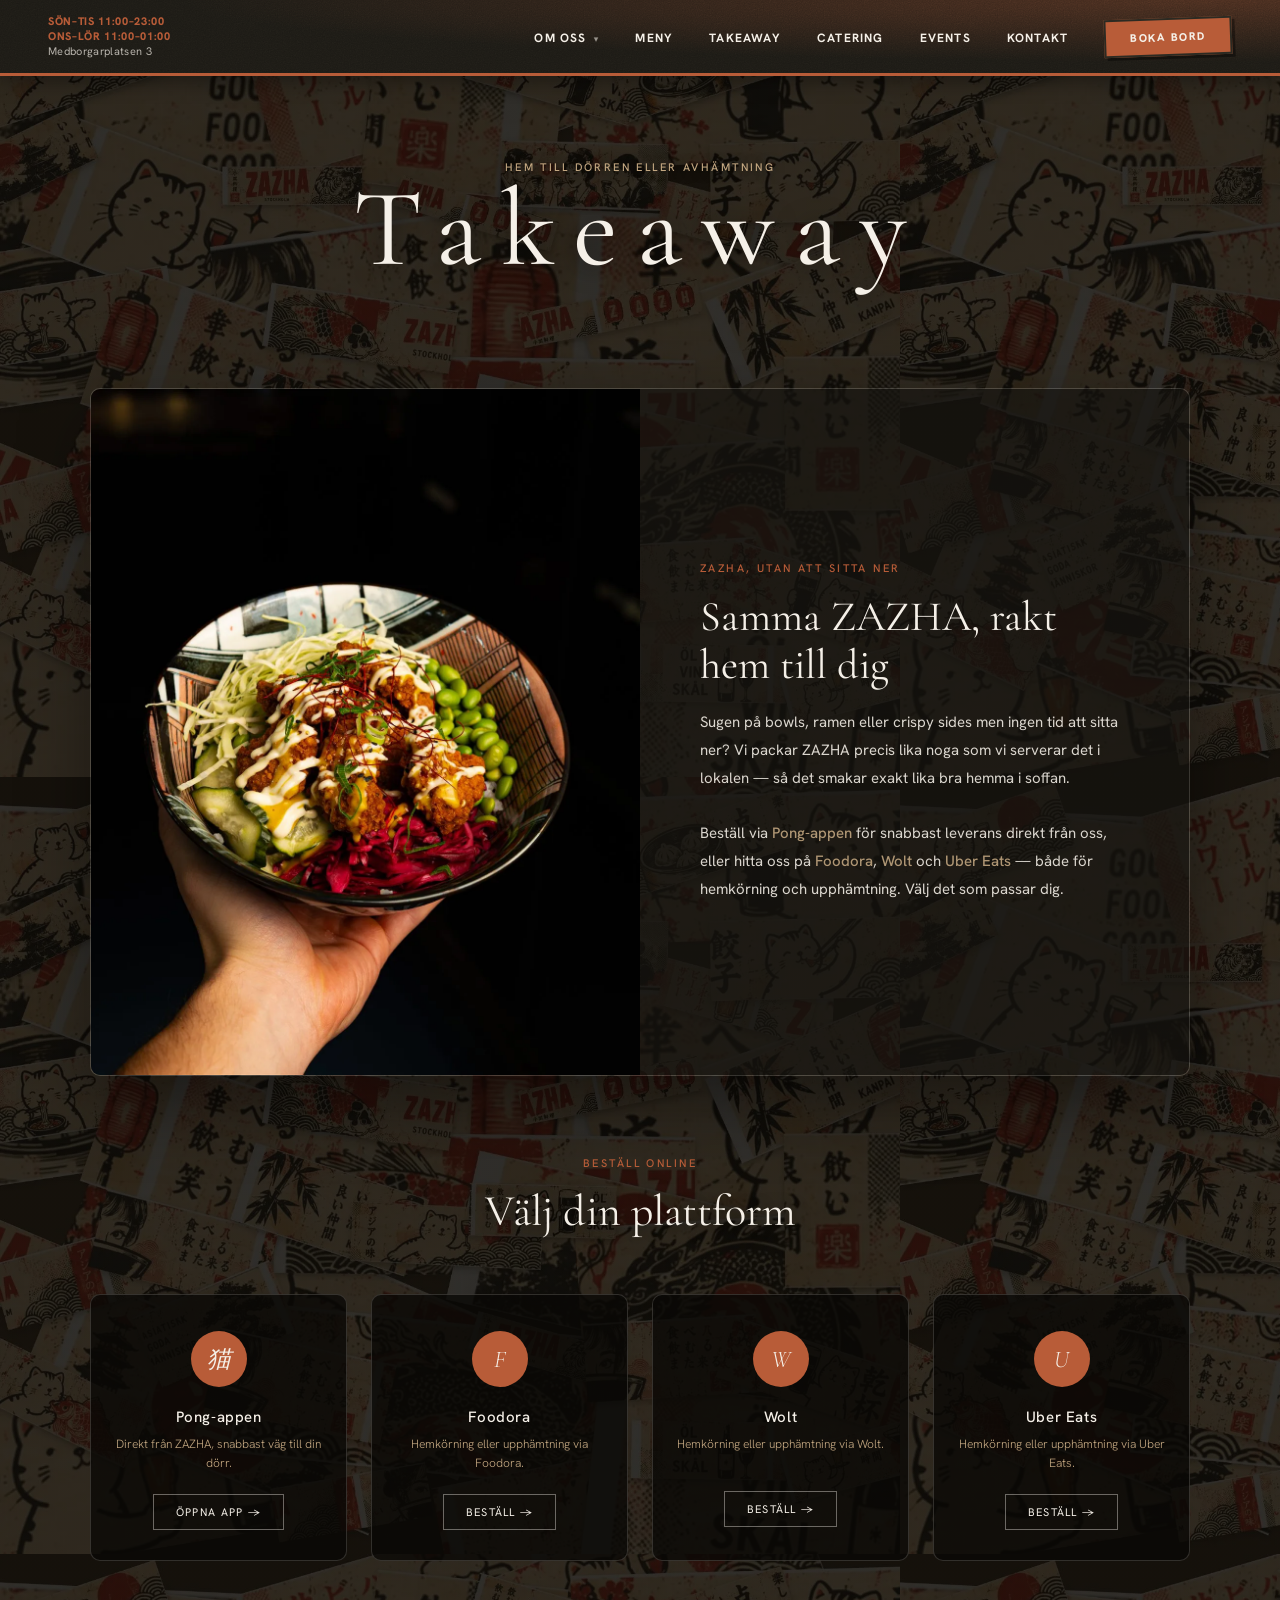
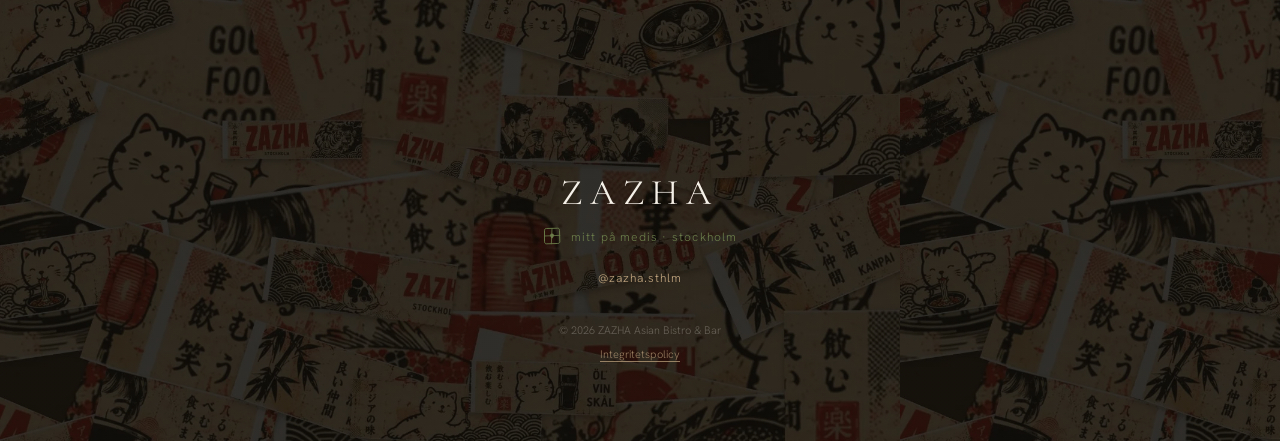
<file: takeaway.html>
<!DOCTYPE html>
<html lang="sv">
<head>
  <!-- Google Analytics 4 -->
  <script async src="https://www.googletagmanager.com/gtag/js?id=G-KSLDCRY60X"></script>
  <script>
    window.dataLayer = window.dataLayer || [];
    function gtag(){dataLayer.push(arguments);}
    gtag('js', new Date());
    gtag('config', 'G-KSLDCRY60X');
  </script>

  <meta charset="UTF-8">
  <meta name="viewport" content="width=device-width, initial-scale=1.0">
  <title>Takeaway · Beställ ZAZHA Hem · Asiatisk Mat Södermalm</title>
  <link rel="icon" href="/favicon.ico" sizes="48x48">
  <link rel="icon" type="image/png" sizes="192x192" href="/favicon.png">
  <link rel="apple-touch-icon" sizes="180x180" href="/apple-touch-icon.png">
  <meta name="description" content="Beställ ZAZHA som takeaway till dörren eller för avhämtning — via Pong-appen, Foodora, Wolt eller Uber Eats. Asiatisk mat från Medborgarplatsen, Södermalm.">
  <meta name="keywords" content="zazha takeaway, asiatisk mat hemkörning södermalm, beställ mat medborgarplatsen, foodora zazha, wolt zazha, uber eats zazha, ramen hemkörning stockholm">
  <link rel="canonical" href="https://zazha.se/takeaway.html">
  <link rel="preconnect" href="https://fonts.googleapis.com">
  <link rel="preconnect" href="https://fonts.gstatic.com" crossorigin>
  <link rel="stylesheet" href="https://fonts.googleapis.com/css2?family=Cormorant+Garamond:ital,wght@0,400;1,400&family=Hanken+Grotesk:wght@300;400;700;800&display=swap">

  <meta property="og:type"        content="website">
  <meta property="og:url"         content="https://zazha.se/takeaway.html">
  <meta property="og:title"       content="Takeaway · ZAZHA Södermalm">
  <meta property="og:description" content="Beställ ZAZHA hem till dörren eller för avhämtning — via Pong-appen, Foodora, Wolt eller Uber Eats.">
  <meta property="og:image"       content="https://zazha.se/images/og-image.png">
  <meta property="og:locale"      content="sv_SE">

  <meta name="twitter:card"        content="summary_large_image">
  <meta name="twitter:title"       content="Takeaway · ZAZHA Södermalm">
  <meta name="twitter:description" content="Beställ ZAZHA hem till dörren eller för avhämtning.">
  <meta name="twitter:image"       content="https://zazha.se/images/og-image.png">

  <style>
    :root {
      --cream:      #F5F0E8;
      --charcoal:   #2C2A22;
      --olive:      #3A4E28;
      --terracotta: #B85C38;
      --sage:       #6B7D4A;
      --sand:       #C4A882;
      --serif: 'Cormorant Garamond', Georgia, serif;
      --sans:  'Hanken Grotesk', system-ui, sans-serif;
    }

    *, *::before, *::after { box-sizing: border-box; margin: 0; padding: 0; }
    html { scroll-behavior: smooth; }
    body {
      font-family: var(--sans); font-weight: 300; color: var(--charcoal);
      background:
        linear-gradient(rgba(16,14,10,0.64), rgba(16,14,10,0.64)),
        url('images/meny-wallpaper.webp');
      background-repeat: no-repeat, repeat;
      background-size: auto, 900px auto;
      -webkit-font-smoothing: antialiased;
    }
    img  { display: block; max-width: 100%; }
    picture { display: contents; }
    :focus-visible { outline: 2px solid var(--terracotta); outline-offset: 3px; }
    a    { text-decoration: none; color: inherit; }

    /* NAVIGATION */
    #nav { position: fixed; top: 0; left: 0; right: 0; z-index: 200; height: 72px; padding: 0 48px; display: flex; align-items: center; justify-content: flex-end; transition: background 0.4s ease, box-shadow 0.4s ease; }
    #nav.scrolled { background: var(--cream); box-shadow: 0 1px 0 rgba(44,42,34,0.10); }
    .nav-links { display: flex; align-items: center; gap: 32px; list-style: none; }
    .nav-links a { font-family: var(--sans); font-weight: 300; font-size: 12px; letter-spacing: 0.10em; color: var(--charcoal); transition: color 0.2s; }
    .nav-links a:hover { color: var(--terracotta); }
    .nav-cta { background: var(--terracotta) !important; color: var(--cream) !important; padding: 10px 22px; font-size: 11px !important; letter-spacing: 0.16em !important; text-transform: uppercase; transition: background 0.2s !important; }
    .nav-cta:hover { background: var(--olive) !important; opacity: 1 !important; }
    .has-dropdown { position: relative; }
    .has-dropdown::after { content: ''; position: absolute; top: 100%; left: 0; right: 0; height: 16px; }
    .nav-arrow { display: inline-block; font-size: 9px; margin-left: 3px; opacity: 0.55; transition: transform 0.22s ease; vertical-align: middle; }
    .has-dropdown:hover .nav-arrow { transform: rotate(180deg); }
    .dropdown { position: absolute; top: calc(100% + 16px); left: 50%; transform: translateX(-50%) translateY(-10px); background: var(--cream); border-top: 2px solid var(--terracotta); padding: 6px 0 14px; min-width: 175px; box-shadow: 0 16px 44px rgba(44,42,34,0.13); opacity: 0; pointer-events: none; transition: opacity 0.22s ease, transform 0.22s ease; z-index: 201; }
    .has-dropdown:hover .dropdown, .has-dropdown:focus-within .dropdown { opacity: 1; pointer-events: all; transform: translateX(-50%) translateY(0); }
    .dropdown a { display: block; padding: 9px 22px; font-family: var(--sans); font-weight: 300; font-size: 12px; letter-spacing: 0.08em; color: var(--charcoal); transition: color 0.15s, padding-left 0.18s; }
    .dropdown a:hover { color: var(--terracotta); padding-left: 30px; }
    .nav-hamburger { display: none; flex-direction: column; gap: 5px; background: none; border: none; padding: 6px; cursor: pointer; }
    .nav-hamburger span { display: block; width: 22px; height: 1.5px; background: var(--charcoal); transition: background 0.3s; }

    /* MOBILE MENU */
    #mobile-menu { position: fixed; inset: 0; z-index: 199; background: var(--olive); display: flex; flex-direction: column; align-items: center; justify-content: center; gap: 36px; opacity: 0; pointer-events: none; transition: opacity 0.3s ease; overflow-y: auto; padding: 100px 0 40px; }
    #mobile-menu.open { opacity: 1; pointer-events: all; }
    #mobile-menu a { font-family: var(--serif); font-size: 32px; color: var(--cream); letter-spacing: 0.08em; transition: opacity 0.2s; }
    #mobile-menu a:hover { opacity: 0.6; }
    #menu-close { position: absolute; top: 28px; right: 40px; font-family: var(--sans); font-weight: 300; font-size: 11px; letter-spacing: 0.16em; text-transform: uppercase; color: var(--sand); background: none; border: none; cursor: pointer; }

    /* PAGE HEADER */
    #page-header { padding: 160px 80px 90px; text-align: center; }
    .page-title { font-family: var(--serif); font-weight: 400; font-size: clamp(50px, 9vw, 110px); letter-spacing: 0.18em; color: var(--cream); text-shadow: 0 2px 24px rgba(0,0,0,0.55); line-height: 1; margin-bottom: 14px; }
    .page-sub { font-family: var(--sans); font-weight: 500; font-size: 11px; letter-spacing: 0.22em; text-transform: uppercase; color: var(--sand); text-shadow: 0 1px 12px rgba(0,0,0,0.6); }

    /* INTRO — image + text */
    .ta-intro { padding: 0 80px 80px; }
    .ta-intro-inner {
      max-width: 1100px; margin: 0 auto;
      display: grid; grid-template-columns: 1fr 1fr; align-items: stretch;
      background: rgba(245, 240, 232, 0.05); border: 1px solid rgba(245, 240, 232, 0.12);
      border-radius: 10px; overflow: hidden; box-shadow: 0 30px 70px rgba(0,0,0,0.40);
    }
    .ta-intro-img { position: relative; overflow: hidden; min-height: 420px; }
    .ta-intro-img img { width: 100%; height: 100%; object-fit: cover; display: block; }
    .ta-intro-text { padding: 56px 60px; display: flex; flex-direction: column; justify-content: center; background: rgba(14, 12, 9, 0.62); }
    .ta-eyebrow { font-family: var(--sans); font-weight: 500; font-size: 11px; letter-spacing: 0.22em; text-transform: uppercase; color: var(--terracotta); margin-bottom: 18px; }
    .ta-heading { font-family: var(--serif); font-weight: 400; font-size: clamp(30px, 3.4vw, 42px); color: var(--cream); margin-bottom: 20px; line-height: 1.15; }
    .ta-body { font-family: var(--sans); font-weight: 400; font-size: 15px; line-height: 1.85; color: var(--cream); opacity: 0.88; }
    .ta-body strong { color: var(--sand); font-weight: 500; }

    /* ORDER OPTIONS */
    #ta-order { padding: 0 80px 120px; text-align: center; }
    .ta-order-eyebrow { font-family: var(--sans); font-weight: 500; font-size: 11px; letter-spacing: 0.22em; text-transform: uppercase; color: var(--terracotta); margin-bottom: 14px; }
    .ta-order-heading { font-family: var(--serif); font-weight: 400; font-size: clamp(28px, 3.6vw, 44px); color: var(--cream); text-shadow: 0 2px 16px rgba(0,0,0,0.5); margin-bottom: 56px; }

    .ta-order-grid { max-width: 1100px; margin: 0 auto; display: grid; grid-template-columns: repeat(4, 1fr); gap: 24px; }
    .ta-order-card {
      background: rgba(10, 8, 6, 0.78); border: 1px solid rgba(245, 240, 232, 0.16);
      border-radius: 10px; padding: 36px 24px 30px; text-align: center;
      transition: transform 0.22s ease, border-color 0.22s ease, background 0.22s ease;
    }
    .ta-order-card:hover { transform: translateY(-6px); border-color: var(--terracotta); background: rgba(10, 8, 6, 0.9); }
    .ta-order-icon {
      width: 56px; height: 56px; margin: 0 auto 20px; border-radius: 50%;
      background: var(--terracotta); display: flex; align-items: center; justify-content: center;
      font-family: var(--serif); font-style: italic; font-size: 24px; color: var(--cream);
    }
    .ta-order-name { font-family: var(--sans); font-weight: 500; font-size: 15px; letter-spacing: 0.04em; color: var(--cream); margin-bottom: 8px; }
    .ta-order-desc { font-family: var(--sans); font-weight: 300; font-size: 12px; line-height: 1.6; color: var(--sand); margin-bottom: 20px; min-height: 36px; }
    .ta-order-link {
      display: inline-block; padding: 10px 22px; border: 1px solid rgba(245,240,232,0.4);
      font-family: var(--sans); font-weight: 400; font-size: 11px; letter-spacing: 0.12em; text-transform: uppercase;
      color: var(--cream); transition: background 0.2s, border-color 0.2s;
    }
    .ta-order-link:hover { background: var(--terracotta); border-color: var(--terracotta); }

    /* FOOTER */
    footer { padding: 90px 40px 80px; text-align: center; }
    .footer-wordmark { font-family: var(--serif); font-weight: 400; font-size: 36px; letter-spacing: 0.22em; color: var(--cream); margin-bottom: 12px; }
    .footer-loc { font-family: var(--sans); font-weight: 300; font-size: 12px; letter-spacing: 0.10em; color: var(--sage); margin-bottom: 20px; }
    .footer-map-icon { vertical-align: -5px; margin-right: 4px; }
    .footer-social a { font-family: var(--sans); font-weight: 300; font-size: 12px; letter-spacing: 0.08em; color: var(--sand); transition: color 0.2s; }
    .footer-social a:hover { color: var(--cream); }
    .footer-copy { margin-top: 36px; font-family: var(--sans); font-weight: 300; font-size: 11px; color: var(--cream); opacity: 0.28; }
    .footer-legal { margin-top: 10px; font-family: var(--sans); font-weight: 300; font-size: 11px; color: var(--sand); opacity: 0.7; }
    .footer-legal a { text-decoration: underline; text-underline-offset: 3px; }
    .footer-legal a:hover { color: var(--cream); }

    /* RESPONSIVE */
    @media (max-width: 900px) {
      .nav-links { display: none; }
      .nav-hamburger { display: flex; }
      #nav { padding: 0 28px; }
      #page-header { padding: 120px 28px 70px; }
      .ta-intro, #ta-order { padding-left: 20px; padding-right: 20px; }
      .ta-intro-inner { grid-template-columns: 1fr; }
      .ta-intro-img { min-height: 280px; }
      .ta-intro-text { padding: 40px 32px; }
      .ta-order-grid { grid-template-columns: repeat(2, 1fr); gap: 16px; }
    }
    @media (max-width: 480px) {
      .page-title { font-size: 48px; }
      .ta-order-grid { grid-template-columns: 1fr; }
      body { background-size: auto, 480px auto; }
    }
  </style>
  <link rel="stylesheet" href="site-nav.css">
</head>
<body>

  <!-- NAVIGATION -->
  <nav id="nav" role="navigation" aria-label="Huvudmeny">
    <div class="nav-info">
      <span class="nav-info-hours">Sön–Tis 11:00–23:00</span>
      <span class="nav-info-hours">Ons–Lör 11:00–01:00</span>
      <span class="nav-info-address">Medborgarplatsen 3</span>
    </div>
    <ul class="nav-links">
      <li class="has-dropdown">
        <a href="index.html#concept">Om oss <span class="nav-arrow">▾</span></a>
        <div class="dropdown">
          <a href="index.html#concept">Om oss</a>
          <a href="zazha-in-action.html">ZAZHA in Action</a>
        </div>
      </li>
      <li><a href="meny.html">Meny</a></li>
      <li><a href="takeaway.html">Takeaway</a></li>
      <li><a href="catering.html">Catering</a></li>
      <li><a href="index.html#events">Events</a></li>
      <li><a href="index.html#hitta-oss">Kontakt</a></li>
      <li><a href="index.html#boka" class="nav-cta">Boka bord</a></li>
    </ul>

    <button class="nav-hamburger" id="hamburger" aria-label="Öppna meny" aria-expanded="false">
      <span></span><span></span><span></span>
    </button>
  </nav>

  <div id="mobile-menu" role="dialog" aria-modal="true" aria-label="Meny">
    <button id="menu-close" aria-label="Stäng meny">stäng ✕</button>
    <a href="index.html#concept">Om oss</a>
    <a href="zazha-in-action.html">ZAZHA in Action</a>
    <a href="meny.html">Meny</a>
    <a href="takeaway.html">Takeaway</a>
    <a href="catering.html">Catering</a>
    <a href="index.html#events">Events</a>
    <a href="index.html#hitta-oss">Kontakt</a>
    <a href="index.html#boka">Boka bord</a>
    <div class="mobile-menu-info">
      <div class="mobile-menu-hours">
        <span class="mobile-menu-hours-item"><span class="mobile-menu-hours-label">Sön–Tis</span><span class="mobile-menu-hours-time">11:00–23:00</span></span>
        <span class="mobile-menu-hours-item"><span class="mobile-menu-hours-label">Ons–Lör</span><span class="mobile-menu-hours-time">11:00–01:00</span></span>
      </div>
      <p class="mobile-menu-address"><svg class="footer-map-icon" viewBox="0 0 64 64" width="16" height="16" fill="none" aria-hidden="true"><path d="M8 14 C8 10, 10 8, 14 8 L50 7 C54 7, 56 10, 56 14 L57 50 C57 54, 54 56, 50 56 L14 57 C10 57, 8 54, 8 50 Z" stroke="currentColor" stroke-width="3" stroke-linecap="round" stroke-linejoin="round"/><path d="M8 32 L57 30" stroke="currentColor" stroke-width="2.5" stroke-linecap="round"/><path d="M32 8 L30 57" stroke="currentColor" stroke-width="2.5" stroke-linecap="round"/><path d="M32 24 C28 24 26 27 26 30 C26 34 32 40 32 40 C32 40 38 34 38 30 C38 27 36 24 32 24 Z" fill="currentColor"/></svg> Medborgarplatsen 3, Södermalm</p>
    </div>
  </div>

  <!-- PAGE HEADER -->
  <section id="page-header">
    <p class="page-sub">hem till dörren eller avhämtning</p>
    <h1 class="page-title">Takeaway</h1>
  </section>

  <!-- INTRO -->
  <section class="ta-intro">
    <div class="ta-intro-inner">
      <div class="ta-intro-img">
        <picture>
          <source srcset="images/meny-mat-08.webp" type="image/webp">
          <img src="images/meny-mat-08.jpg" alt="ZAZHA-bowl redo att tas med" width="1120" height="1400" loading="lazy" decoding="async">
        </picture>
      </div>
      <div class="ta-intro-text">
        <p class="ta-eyebrow">zazha, utan att sitta ner</p>
        <h2 class="ta-heading">Samma ZAZHA, rakt hem till dig</h2>
        <div class="ta-body">
          <p>Sugen på bowls, ramen eller crispy sides men ingen tid att sitta ner? Vi packar ZAZHA precis lika noga som vi serverar det i lokalen — så det smakar exakt lika bra hemma i soffan.</p>
          <br>
          <p>Beställ via <strong>Pong-appen</strong> för snabbast leverans direkt från oss, eller hitta oss på <strong>Foodora</strong>, <strong>Wolt</strong> och <strong>Uber Eats</strong> — både för hemkörning och upphämtning. Välj det som passar dig.</p>
        </div>
      </div>
    </div>
  </section>

  <!-- ORDER OPTIONS -->
  <section id="ta-order">
    <p class="ta-order-eyebrow">beställ online</p>
    <h2 class="ta-order-heading">Välj din plattform</h2>
    <div class="ta-order-grid">

      <div class="ta-order-card">
        <div class="ta-order-icon">猫</div>
        <p class="ta-order-name">Pong-appen</p>
        <p class="ta-order-desc">Direkt från ZAZHA, snabbast väg till din dörr.</p>
        <a href="https://www.pong.se/pong-app.html" target="_blank" rel="noopener" class="ta-order-link">Öppna app →</a>
      </div>

      <div class="ta-order-card">
        <div class="ta-order-icon">F</div>
        <p class="ta-order-name">Foodora</p>
        <p class="ta-order-desc">Hemkörning eller upphämtning via Foodora.</p>
        <a href="https://www.foodora.se/restaurant/kghp/zazha-asian-bistro-and-bar" target="_blank" rel="noopener" class="ta-order-link">Beställ →</a>
      </div>

      <div class="ta-order-card">
        <div class="ta-order-icon">W</div>
        <p class="ta-order-name">Wolt</p>
        <p class="ta-order-desc">Hemkörning eller upphämtning via Wolt.</p>
        <a href="https://wolt.com/sv/swe/stockholm/restaurant/zazha-asian-bistro-bar-1" target="_blank" rel="noopener" class="ta-order-link">Beställ →</a>
      </div>

      <div class="ta-order-card">
        <div class="ta-order-icon">U</div>
        <p class="ta-order-name">Uber Eats</p>
        <p class="ta-order-desc">Hemkörning eller upphämtning via Uber Eats.</p>
        <a href="https://www.ubereats.com/se/store/zazha/8fIjsHxzWKCdJzda59zyYw" target="_blank" rel="noopener" class="ta-order-link">Beställ →</a>
      </div>

    </div>
  </section>

  <!-- FOOTER -->
  <footer>
    <div class="footer-wordmark">ZAZHA</div>
    <p class="footer-loc"><svg class="footer-map-icon" viewBox="0 0 64 64" width="20" height="20" fill="none" aria-hidden="true"><path d="M8 14 C8 10, 10 8, 14 8 L50 7 C54 7, 56 10, 56 14 L57 50 C57 54, 54 56, 50 56 L14 57 C10 57, 8 54, 8 50 Z" stroke="currentColor" stroke-width="3" stroke-linecap="round" stroke-linejoin="round"/><path d="M8 32 L57 30" stroke="currentColor" stroke-width="2.5" stroke-linecap="round"/><path d="M32 8 L30 57" stroke="currentColor" stroke-width="2.5" stroke-linecap="round"/><path d="M32 24 C28 24 26 27 26 30 C26 34 32 40 32 40 C32 40 38 34 38 30 C38 27 36 24 32 24 Z" fill="currentColor"/></svg> mitt på medis · stockholm</p>
    <div class="footer-social">
      <a href="https://instagram.com/zazha.sthlm" target="_blank" rel="noopener">@zazha.sthlm</a>
    </div>
    <p class="footer-copy">© <span id="footer-year">2026</span> ZAZHA Asian Bistro &amp; Bar</p>
    <p class="footer-legal"><a href="integritetspolicy.html">Integritetspolicy</a></p>
  </footer>

  <script>
    const footerYear = document.getElementById('footer-year');
    if (footerYear) footerYear.textContent = new Date().getFullYear();

    const nav = document.getElementById('nav');
    function updateNav() { nav.classList.toggle('scrolled', window.scrollY > 80); }
    window.addEventListener('scroll', updateNav, { passive: true });
    updateNav();

    const hamburger  = document.getElementById('hamburger');
    const mobileMenu = document.getElementById('mobile-menu');
    const menuClose  = document.getElementById('menu-close');
    hamburger.addEventListener('click', () => { const open = mobileMenu.classList.toggle('open'); hamburger.setAttribute('aria-expanded', String(open)); document.body.style.overflow = open ? 'hidden' : ''; });
    menuClose.addEventListener('click',  () => { mobileMenu.classList.remove('open'); hamburger.setAttribute('aria-expanded', 'false'); document.body.style.overflow = ''; });
    mobileMenu.querySelectorAll('a').forEach(a => a.addEventListener('click', () => { mobileMenu.classList.remove('open'); document.body.style.overflow = ''; }));
    document.addEventListener('keydown', e => { if (e.key === 'Escape') { mobileMenu.classList.remove('open'); document.body.style.overflow = ''; } });
  </script>
</body>
</html>
</file>
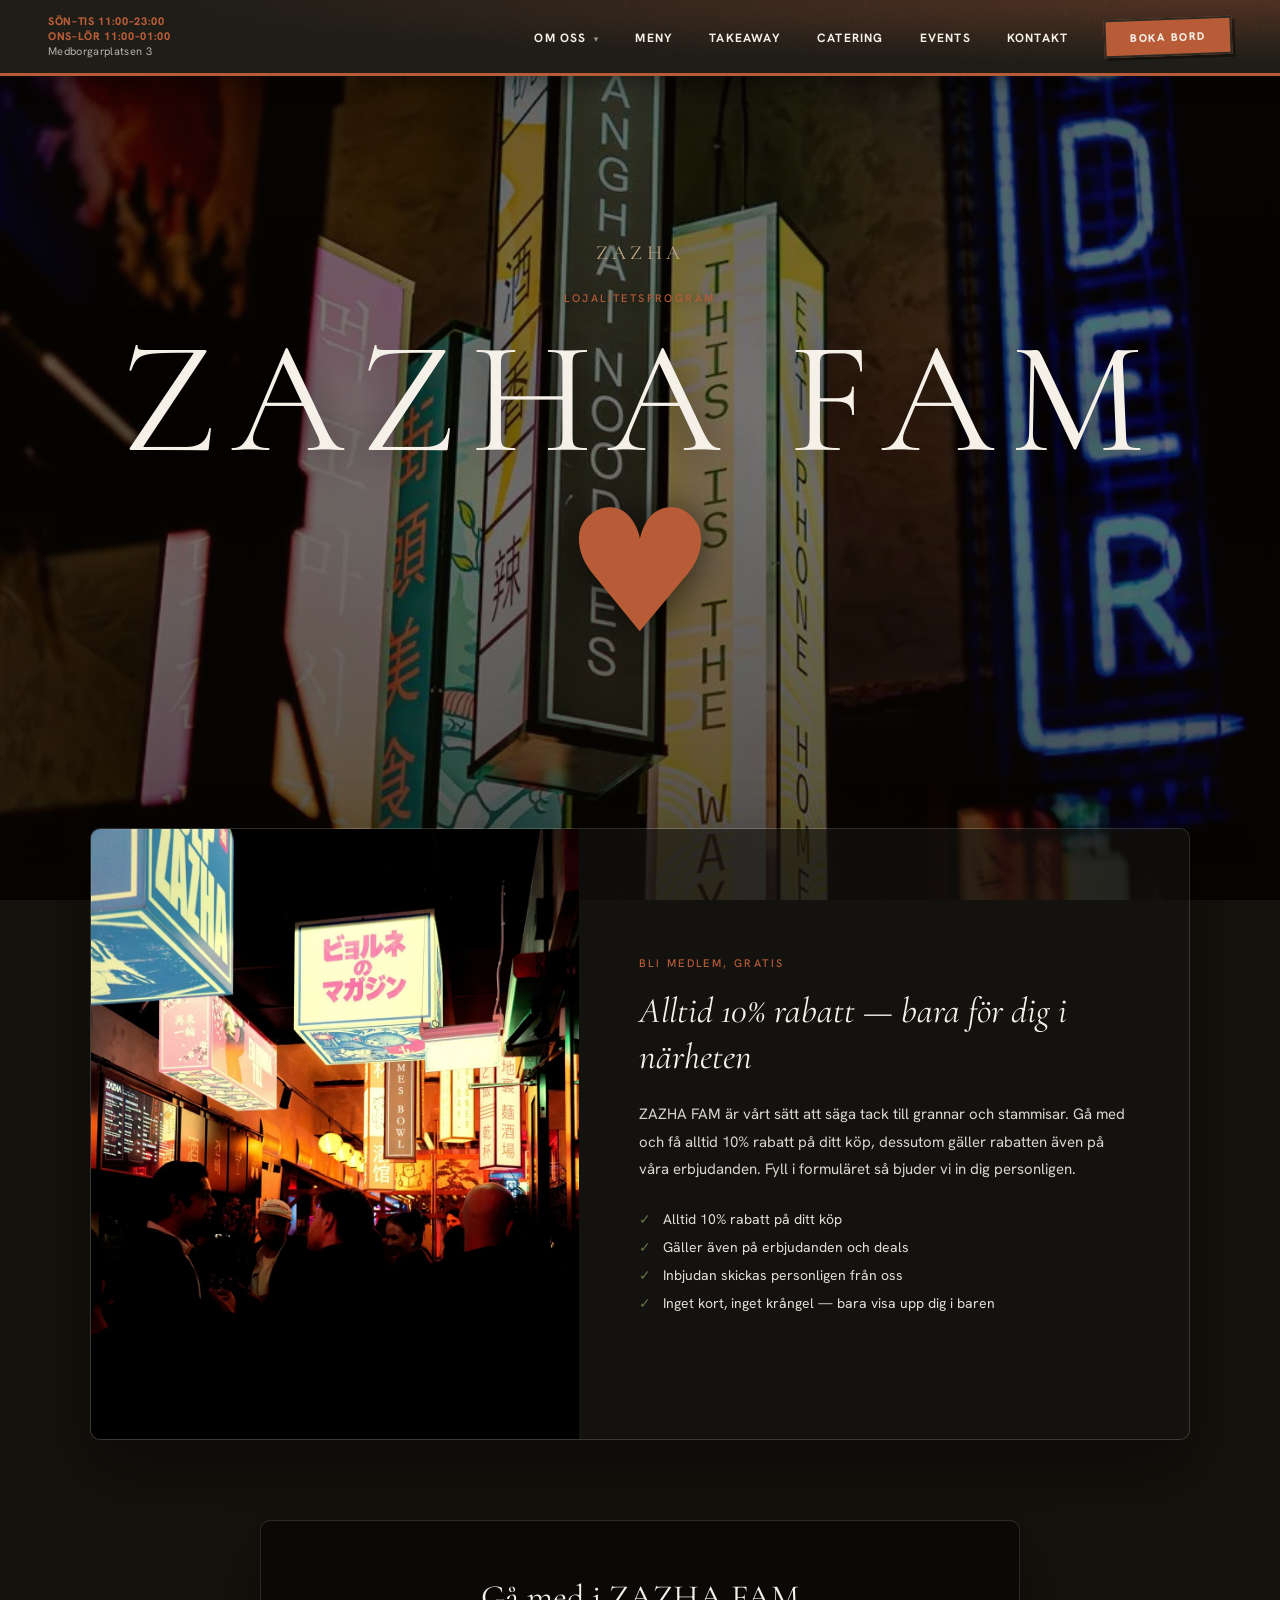
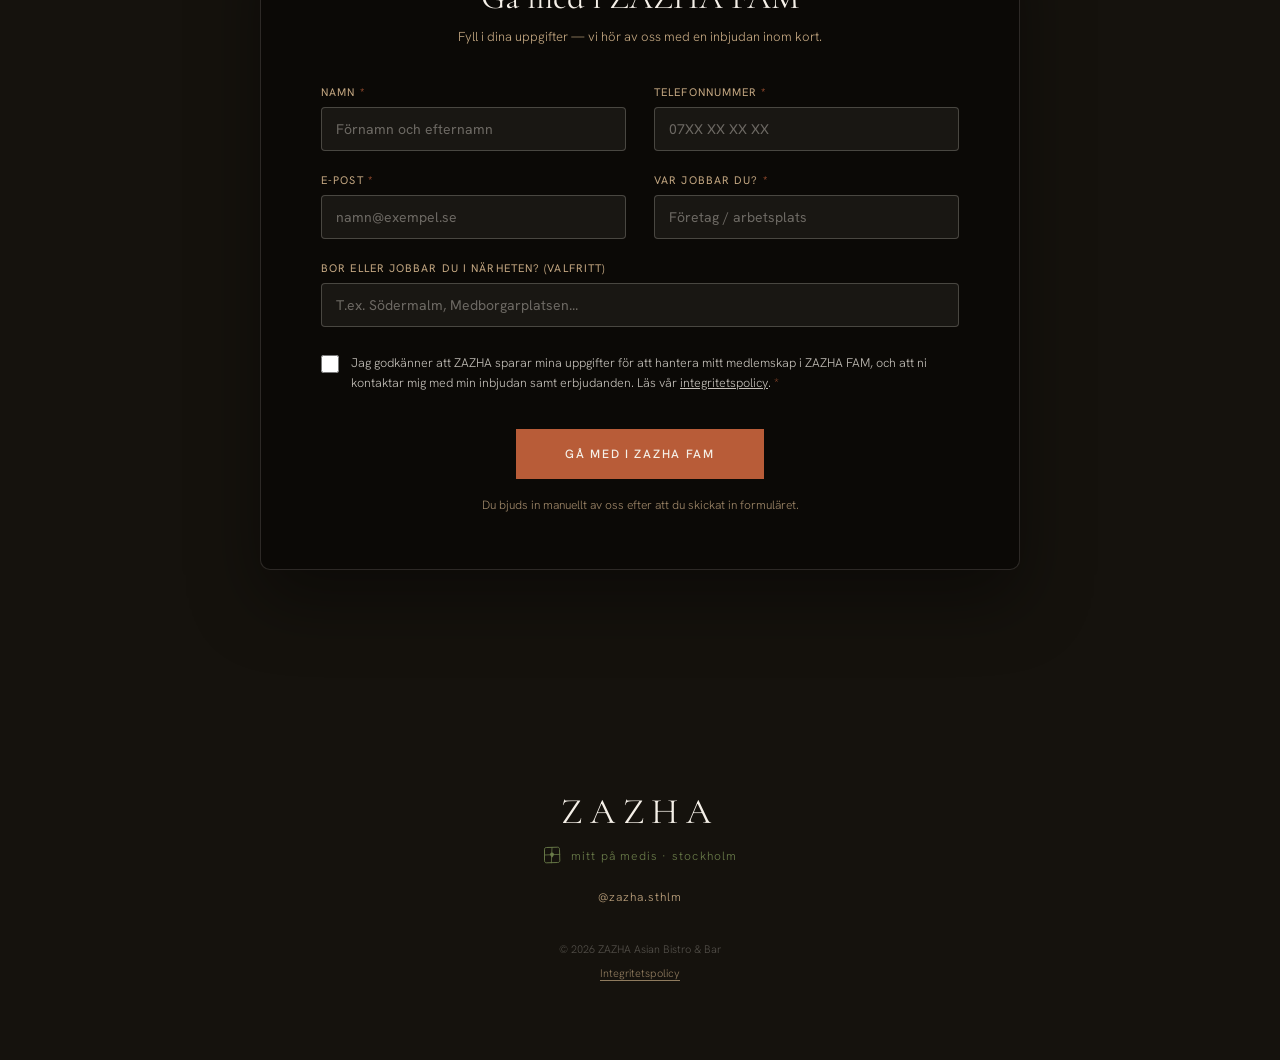
<file: zazha-fam.html>
<!DOCTYPE html>
<html lang="sv">
<head>
  <!-- Google Analytics 4 -->
  <script async src="https://www.googletagmanager.com/gtag/js?id=G-KSLDCRY60X"></script>
  <script>
    window.dataLayer = window.dataLayer || [];
    function gtag(){dataLayer.push(arguments);}
    gtag('js', new Date());
    gtag('config', 'G-KSLDCRY60X');
  </script>

  <meta charset="UTF-8">
  <meta name="viewport" content="width=device-width, initial-scale=1.0">
  <title>ZAZHA FAM · Gå med i vårt lojalitetsprogram</title>
  <link rel="icon" href="/favicon.ico" sizes="48x48">
  <link rel="icon" type="image/png" sizes="192x192" href="/favicon.png">
  <link rel="apple-touch-icon" sizes="180x180" href="/apple-touch-icon.png">
  <meta name="description" content="Gå med i ZAZHA FAM och få alltid 10% rabatt på ditt köp samt tillgång till exklusiva erbjudanden.">
  <meta name="robots" content="noindex, nofollow">
  <link rel="preconnect" href="https://fonts.googleapis.com">
  <link rel="preconnect" href="https://fonts.gstatic.com" crossorigin>
  <link rel="stylesheet" href="https://fonts.googleapis.com/css2?family=Cormorant+Garamond:ital,wght@0,400;1,400&family=Hanken+Grotesk:wght@300;400;700;800&display=swap">

  <style>
    :root {
      --cream:      #F5F0E8;
      --charcoal:   #2C2A22;
      --olive:      #3A4E28;
      --terracotta: #B85C38;
      --sage:       #6B7D4A;
      --sand:       #C4A882;
      --serif: 'Cormorant Garamond', Georgia, serif;
      --sans:  'Hanken Grotesk', system-ui, sans-serif;
    }

    *, *::before, *::after { box-sizing: border-box; margin: 0; padding: 0; }
    html { scroll-behavior: smooth; }
    body {
      font-family: var(--sans); font-weight: 300; color: var(--charcoal);
      background: #15120d;
      -webkit-font-smoothing: antialiased;
      min-height: 100vh;
    }
    img  { display: block; max-width: 100%; }
    picture { display: contents; }
    :focus-visible { outline: 2px solid var(--terracotta); outline-offset: 3px; }
    a    { text-decoration: none; color: inherit; }

    /* Bakgrundsbildspel — fast bakom hela sidan, korsar mellan foton från ZAZHA in Action */
    .hero-slideshow { position: fixed; inset: 0; z-index: 0; overflow: hidden; }
    .hero-slide { position: absolute; inset: 0; width: 100%; height: 100%; object-fit: cover; opacity: 0; transition: opacity 1s ease; }
    .hero-slide.active { opacity: 1; }
    .hero-backdrop { position: fixed; inset: 0; z-index: 0; background: linear-gradient(rgba(10, 6, 3, 0.62), rgba(10, 6, 3, 0.52) 45%, rgba(10, 6, 3, 0.68)); }

    #page-header, .fam-intro, #fam-form-section, footer { position: relative; z-index: 1; }

    /* PAGE HEADER */
    #page-header {
      min-height: 92vh; display: flex; flex-direction: column; align-items: center; justify-content: center;
      padding: 140px 40px 70px; text-align: center;
    }

    .fam-logo { font-family: var(--serif); font-weight: 400; font-size: 20px; letter-spacing: 0.22em; color: var(--sand); margin-bottom: 26px; }
    .page-sub { font-family: var(--sans); font-weight: 500; font-size: 11px; letter-spacing: 0.22em; text-transform: uppercase; color: var(--terracotta); text-shadow: 0 1px 12px rgba(0,0,0,0.6); margin-bottom: 14px; }
    .page-title { font-family: var(--serif); font-weight: 400; font-size: clamp(64px, 13vw, 160px); letter-spacing: 0.10em; color: var(--cream); text-shadow: 0 4px 40px rgba(0,0,0,0.65); line-height: 1; }
    .fam-heart { display: block; font-size: clamp(60px, 14vw, 170px); line-height: 1; color: var(--terracotta); margin-top: 8px; text-shadow: 0 4px 40px rgba(0,0,0,0.65); animation: fam-heartbeat 1.8s ease-in-out infinite; }
    @keyframes fam-heartbeat { 0%, 100% { transform: scale(1); } 14% { transform: scale(1.12); } 28% { transform: scale(1); } 42% { transform: scale(1.12); } 56% { transform: scale(1); } }
    @media (prefers-reduced-motion: reduce) { .fam-heart { animation: none; } }

    /* INTRO — image + text */
    .fam-intro { padding: 0 80px 80px; }
    .fam-intro-inner {
      max-width: 1100px; margin: 0 auto;
      display: grid; grid-template-columns: 1fr 1.25fr; align-items: stretch;
      background: rgba(245, 240, 232, 0.05); border: 1px solid rgba(245, 240, 232, 0.12);
      border-radius: 10px; overflow: hidden; box-shadow: 0 30px 70px rgba(0,0,0,0.40);
    }
    .fam-intro-img { position: relative; overflow: hidden; min-height: 420px; }
    .fam-intro-img img { width: 100%; height: 100%; object-fit: cover; display: block; }
    .fam-intro-text { padding: 56px 60px; display: flex; flex-direction: column; justify-content: center; background: rgba(14, 12, 9, 0.62); }
    .fam-eyebrow { font-family: var(--sans); font-weight: 500; font-size: 11px; letter-spacing: 0.22em; text-transform: uppercase; color: var(--terracotta); margin-bottom: 18px; }
    .fam-heading { font-family: var(--serif); font-weight: 400; font-style: italic; font-size: clamp(26px, 2.8vw, 36px); color: var(--cream); margin-bottom: 20px; line-height: 1.3; }
    .fam-body { font-family: var(--sans); font-weight: 400; font-size: 15px; line-height: 1.85; color: var(--cream); opacity: 0.88; margin-bottom: 26px; }
    .fam-perks { list-style: none; display: flex; flex-direction: column; gap: 10px; }
    .fam-perks li { font-family: var(--sans); font-weight: 400; font-size: 14px; color: var(--cream); opacity: 0.92; padding-left: 24px; position: relative; }
    .fam-perks li::before { content: '✓'; position: absolute; left: 0; color: var(--sage); font-weight: 700; }

    /* FORM SECTION */
    #fam-form-section { padding: 0 80px 130px; }
    .fam-form-wrap {
      max-width: 760px; margin: 0 auto;
      background: rgba(10, 8, 6, 0.82); border: 1px solid rgba(245, 240, 232, 0.14);
      border-radius: 10px; padding: 56px 60px; box-shadow: 0 30px 70px rgba(0,0,0,0.40);
    }
    .fam-form-heading { font-family: var(--serif); font-weight: 400; font-size: clamp(26px, 3vw, 34px); color: var(--cream); text-align: center; margin-bottom: 10px; }
    .fam-form-sub { font-family: var(--sans); font-weight: 300; font-size: 13px; color: var(--sand); text-align: center; margin-bottom: 40px; }
    .fam-form-grid { display: grid; grid-template-columns: 1fr 1fr; gap: 22px 28px; }
    .fam-field { display: flex; flex-direction: column; gap: 8px; }
    .fam-field.full { grid-column: 1 / -1; }
    .fam-field label { font-family: var(--sans); font-weight: 400; font-size: 11px; letter-spacing: 0.1em; text-transform: uppercase; color: var(--sand); }
    .fam-field label .req { color: var(--terracotta); }
    .fam-field input {
      font-family: var(--sans); font-size: 14px; color: var(--cream);
      background: rgba(245,240,232,0.06); border: 1px solid rgba(245,240,232,0.22);
      border-radius: 4px; padding: 12px 14px; outline: none; transition: border-color 0.2s, background 0.2s;
    }
    .fam-field input::placeholder { color: rgba(245,240,232,0.38); }
    .fam-field input:focus { border-color: var(--terracotta); background: rgba(245,240,232,0.1); }

    .fam-consent { grid-column: 1 / -1; display: flex; align-items: flex-start; gap: 12px; margin-top: 4px; }
    .fam-consent input[type="checkbox"] { width: 18px; height: 18px; flex-shrink: 0; margin-top: 2px; accent-color: var(--terracotta); cursor: pointer; }
    .fam-consent label { font-family: var(--sans); font-weight: 300; font-size: 12.5px; line-height: 1.6; color: var(--cream); opacity: 0.8; cursor: pointer; }
    .fam-consent label .req { color: var(--terracotta); }

    .fam-honeypot { position: absolute; left: -9999px; opacity: 0; pointer-events: none; }

    .fam-submit-row { text-align: center; margin-top: 36px; }
    .fam-submit {
      display: inline-block; padding: 16px 48px; background: var(--terracotta);
      border: 1.5px solid var(--terracotta); color: var(--cream);
      font-family: var(--sans); font-weight: 500; font-size: 12px; letter-spacing: 0.14em; text-transform: uppercase;
      cursor: pointer; transition: background 0.22s, color 0.22s, opacity 0.22s;
    }
    .fam-submit:hover { background: transparent; color: var(--cream); }
    .fam-submit:disabled { opacity: 0.55; cursor: not-allowed; }
    .fam-form-note { margin-top: 18px; font-family: var(--sans); font-size: 12px; color: var(--sand); text-align: center; opacity: 0.8; }

    .fam-form-message { margin-top: 10px; font-family: var(--sans); font-size: 15px; line-height: 1.7; text-align: center; padding: 18px 10px; }
    .fam-form-message.is-success { color: var(--cream); }
    .fam-form-message.is-success::before { content: '✓ '; color: var(--sage); }
    .fam-form-message.is-error { color: var(--cream); }
    .fam-form-message.is-error::before { content: '⚠ '; color: var(--terracotta); }

    /* FOOTER */
    footer { padding: 90px 40px 80px; text-align: center; }
    .footer-wordmark { font-family: var(--serif); font-weight: 400; font-size: 36px; letter-spacing: 0.22em; color: var(--cream); margin-bottom: 12px; }
    .footer-loc { font-family: var(--sans); font-weight: 300; font-size: 12px; letter-spacing: 0.10em; color: var(--sage); margin-bottom: 20px; }
    .footer-map-icon { vertical-align: -5px; margin-right: 4px; }
    .footer-social a { font-family: var(--sans); font-weight: 300; font-size: 12px; letter-spacing: 0.08em; color: var(--sand); transition: color 0.2s; }
    .footer-social a:hover { color: var(--cream); }
    .footer-copy { margin-top: 36px; font-family: var(--sans); font-weight: 300; font-size: 11px; color: var(--cream); opacity: 0.28; }
    .footer-legal { margin-top: 10px; font-family: var(--sans); font-weight: 300; font-size: 11px; color: var(--sand); opacity: 0.7; }
    .footer-legal a { text-decoration: underline; text-underline-offset: 3px; }
    .footer-legal a:hover { color: var(--cream); }

    /* RESPONSIVE */
    @media (max-width: 900px) {
      #page-header { padding: 80px 28px 56px; }
      .fam-intro, #fam-form-section { padding-left: 20px; padding-right: 20px; }
      .fam-intro-inner { grid-template-columns: 1fr; }
      .fam-intro-img { min-height: 260px; }
      .fam-intro-text { padding: 40px 32px; }
      .fam-form-wrap { padding: 40px 26px; }
      .fam-form-grid { grid-template-columns: 1fr; }
    }
    @media (max-width: 480px) {
      .page-title { font-size: 44px; }
      body { background-size: auto, 480px auto; }
    }
  </style>
  <link rel="stylesheet" href="site-nav.css">
</head>
<body>

  <nav id="nav" role="navigation" aria-label="Huvudmeny">
    <div class="nav-info">
      <span class="nav-info-hours">Sön–Tis 11:00–23:00</span>
      <span class="nav-info-hours">Ons–Lör 11:00–01:00</span>
      <span class="nav-info-address">Medborgarplatsen 3</span>
    </div>
    <ul class="nav-links">
      <li class="has-dropdown">
        <a href="index.html#concept">Om oss <span class="nav-arrow">▾</span></a>
        <div class="dropdown">
          <a href="index.html#concept">Om oss</a>
          <a href="zazha-in-action.html">ZAZHA in Action</a>
        </div>
      </li>
      <li><a href="meny.html">Meny</a></li>
      <li><a href="takeaway.html">Takeaway</a></li>
      <li><a href="catering.html">Catering</a></li>
      <li><a href="index.html#events">Events</a></li>
      <li><a href="index.html#hitta-oss">Kontakt</a></li>
      <li><a href="index.html#boka" class="nav-cta">Boka bord</a></li>
    </ul>

    <button class="nav-hamburger" id="hamburger" aria-label="Öppna meny" aria-expanded="false">
      <span></span><span></span><span></span>
    </button>
  </nav>

  <div id="mobile-menu" role="dialog" aria-modal="true" aria-label="Meny">
    <button id="menu-close" aria-label="Stäng meny">stäng ✕</button>
    <a href="index.html#concept">Om oss</a>
    <a href="zazha-in-action.html">ZAZHA in Action</a>
    <a href="meny.html">Meny</a>
    <a href="takeaway.html">Takeaway</a>
    <a href="catering.html">Catering</a>
    <a href="index.html#events">Events</a>
    <a href="index.html#hitta-oss">Kontakt</a>
    <a href="index.html#boka">Boka bord</a>
    <div class="mobile-menu-info">
      <div class="mobile-menu-hours">
        <span class="mobile-menu-hours-item"><span class="mobile-menu-hours-label">Sön–Tis</span><span class="mobile-menu-hours-time">11:00–23:00</span></span>
        <span class="mobile-menu-hours-item"><span class="mobile-menu-hours-label">Ons–Lör</span><span class="mobile-menu-hours-time">11:00–01:00</span></span>
      </div>
      <p class="mobile-menu-address"><svg class="footer-map-icon" viewBox="0 0 64 64" width="16" height="16" fill="none" aria-hidden="true"><path d="M8 14 C8 10, 10 8, 14 8 L50 7 C54 7, 56 10, 56 14 L57 50 C57 54, 54 56, 50 56 L14 57 C10 57, 8 54, 8 50 Z" stroke="currentColor" stroke-width="3" stroke-linecap="round" stroke-linejoin="round"/><path d="M8 32 L57 30" stroke="currentColor" stroke-width="2.5" stroke-linecap="round"/><path d="M32 8 L30 57" stroke="currentColor" stroke-width="2.5" stroke-linecap="round"/><path d="M32 24 C28 24 26 27 26 30 C26 34 32 40 32 40 C32 40 38 34 38 30 C38 27 36 24 32 24 Z" fill="currentColor"/></svg> Medborgarplatsen 3, Södermalm</p>
    </div>
  </div>

  <!-- BAKGRUNDSBILDSPEL — fast bakom hela sidan -->
  <div class="hero-slideshow" aria-hidden="true">
    <picture><source srcset="images/action-05.webp" type="image/webp"><img src="images/action-05.jpg" class="hero-slide active" alt="" fetchpriority="high"></picture>
    <picture><source srcset="images/action-12.webp" type="image/webp"><img src="images/action-12.jpg" class="hero-slide" alt="" loading="lazy" decoding="async"></picture>
    <picture><source srcset="images/action-18.webp" type="image/webp"><img src="images/action-18.jpg" class="hero-slide" alt="" loading="lazy" decoding="async"></picture>
    <picture><source srcset="images/action-24.webp" type="image/webp"><img src="images/action-24.jpg" class="hero-slide" alt="" loading="lazy" decoding="async"></picture>
    <picture><source srcset="images/action-29.webp" type="image/webp"><img src="images/action-29.jpg" class="hero-slide" alt="" loading="lazy" decoding="async"></picture>
    <picture><source srcset="images/action-33.webp" type="image/webp"><img src="images/action-33.jpg" class="hero-slide" alt="" loading="lazy" decoding="async"></picture>
    <picture><source srcset="images/action-45.webp" type="image/webp"><img src="images/action-45.jpg" class="hero-slide" alt="" loading="lazy" decoding="async"></picture>
    <picture><source srcset="images/action-56.webp" type="image/webp"><img src="images/action-56.jpg" class="hero-slide" alt="" loading="lazy" decoding="async"></picture>
    <picture><source srcset="images/action-67.webp" type="image/webp"><img src="images/action-67.jpg" class="hero-slide" alt="" loading="lazy" decoding="async"></picture>
    <picture><source srcset="images/action-78.webp" type="image/webp"><img src="images/action-78.jpg" class="hero-slide" alt="" loading="lazy" decoding="async"></picture>
  </div>
  <div class="hero-backdrop"></div>

  <!-- PAGE HEADER -->
  <section id="page-header">
    <p class="fam-logo">ZAZHA</p>
    <p class="page-sub">lojalitetsprogram</p>
    <h1 class="page-title">ZAZHA FAM</h1>
    <span class="fam-heart" aria-hidden="true">♥</span>
  </section>

  <!-- INTRO -->
  <section class="fam-intro">
    <div class="fam-intro-inner">
      <div class="fam-intro-img">
        <picture>
          <source srcset="images/lokal-interior.webp" type="image/webp">
          <img src="images/lokal-interior.jpg" alt="ZAZHA — interiör på bistron" width="1120" height="1400" loading="lazy" decoding="async">
        </picture>
      </div>
      <div class="fam-intro-text">
        <p class="fam-eyebrow">bli medlem, gratis</p>
        <h2 class="fam-heading">Alltid 10% rabatt — bara för dig i närheten</h2>
        <p class="fam-body">
          ZAZHA FAM är vårt sätt att säga tack till grannar och stammisar. Gå med och få alltid 10% rabatt på ditt köp, dessutom gäller rabatten även på våra erbjudanden. Fyll i formuläret så bjuder vi in dig personligen.
        </p>
        <ul class="fam-perks">
          <li>Alltid 10% rabatt på ditt köp</li>
          <li>Gäller även på erbjudanden och deals</li>
          <li>Inbjudan skickas personligen från oss</li>
          <li>Inget kort, inget krångel — bara visa upp dig i baren</li>
        </ul>
      </div>
    </div>
  </section>

  <!-- FORM -->
  <section id="fam-form-section">
    <div class="fam-form-wrap">
      <h2 class="fam-form-heading">Gå med i ZAZHA FAM</h2>
      <p class="fam-form-sub">Fyll i dina uppgifter — vi hör av oss med en inbjudan inom kort.</p>

      <form id="fam-form">
        <!-- Web3Forms config -->
        <input type="hidden" name="access_key" value="e60f95ee-d413-44b7-8ed6-bdee55bba73c">
        <input type="hidden" name="subject" value="Ny anmälan till ZAZHA FAM">
        <input type="hidden" name="from_name" value="ZAZHA FAM-formuläret">
        <input type="checkbox" name="botcheck" class="fam-honeypot" tabindex="-1" autocomplete="off">

        <div class="fam-form-grid">
          <div class="fam-field">
            <label for="fam-namn">Namn <span class="req">*</span></label>
            <input type="text" id="fam-namn" name="Namn" placeholder="Förnamn och efternamn" required>
          </div>
          <div class="fam-field">
            <label for="fam-tel">Telefonnummer <span class="req">*</span></label>
            <input type="tel" id="fam-tel" name="Telefonnummer" placeholder="07XX XX XX XX" required>
          </div>
          <div class="fam-field">
            <label for="fam-epost">E-post <span class="req">*</span></label>
            <input type="email" id="fam-epost" name="email" placeholder="namn@exempel.se" required>
          </div>
          <div class="fam-field">
            <label for="fam-jobb">Var jobbar du? <span class="req">*</span></label>
            <input type="text" id="fam-jobb" name="Arbetsplats" placeholder="Företag / arbetsplats" required>
          </div>
          <div class="fam-field full">
            <label for="fam-bostad">Bor eller jobbar du i närheten? (valfritt)</label>
            <input type="text" id="fam-bostad" name="Omrade" placeholder="T.ex. Södermalm, Medborgarplatsen...">
          </div>

          <div class="fam-consent">
            <input type="checkbox" id="fam-samtycke" name="Samtycke" value="Ja, godkänner" required>
            <label for="fam-samtycke">Jag godkänner att ZAZHA sparar mina uppgifter för att hantera mitt medlemskap i ZAZHA FAM, och att ni kontaktar mig med min inbjudan samt erbjudanden. Läs vår <a href="integritetspolicy.html" target="_blank" rel="noopener" style="color:var(--cream);text-decoration:underline;">integritetspolicy</a>. <span class="req">*</span></label>
          </div>
        </div>

        <div class="fam-submit-row">
          <button type="submit" class="fam-submit">Gå med i ZAZHA FAM</button>
          <p class="fam-form-note">Du bjuds in manuellt av oss efter att du skickat in formuläret.</p>
        </div>
      </form>

      <p class="fam-form-message" id="fam-form-message" hidden></p>
    </div>
  </section>

  <!-- FOOTER -->
  <footer>
    <div class="footer-wordmark">ZAZHA</div>
    <p class="footer-loc"><svg class="footer-map-icon" viewBox="0 0 64 64" width="20" height="20" fill="none" aria-hidden="true"><path d="M8 14 C8 10, 10 8, 14 8 L50 7 C54 7, 56 10, 56 14 L57 50 C57 54, 54 56, 50 56 L14 57 C10 57, 8 54, 8 50 Z" stroke="currentColor" stroke-width="3" stroke-linecap="round" stroke-linejoin="round"/><path d="M8 32 L57 30" stroke="currentColor" stroke-width="2.5" stroke-linecap="round"/><path d="M32 8 L30 57" stroke="currentColor" stroke-width="2.5" stroke-linecap="round"/><path d="M32 24 C28 24 26 27 26 30 C26 34 32 40 32 40 C32 40 38 34 38 30 C38 27 36 24 32 24 Z" fill="currentColor"/></svg> mitt på medis · stockholm</p>
    <div class="footer-social">
      <a href="https://instagram.com/zazha.sthlm" target="_blank" rel="noopener">@zazha.sthlm</a>
    </div>
    <p class="footer-copy">© <span id="footer-year">2026</span> ZAZHA Asian Bistro &amp; Bar</p>
    <p class="footer-legal"><a href="integritetspolicy.html">Integritetspolicy</a></p>
  </footer>

  <script>
    const footerYear = document.getElementById('footer-year');
    if (footerYear) footerYear.textContent = new Date().getFullYear();

    // Bakgrundsbildspel — korsar mellan ZAZHA in Action-foton
    function initSlideshow(container, baseInterval) {
      const slides = container.querySelectorAll('.hero-slide');
      if (slides.length < 2) return;
      let idx = 0;
      const interval = baseInterval + Math.random() * 1800;
      setInterval(() => {
        slides[idx].classList.remove('active');
        idx = (idx + 1) % slides.length;
        slides[idx].classList.add('active');
      }, interval);
    }
    document.querySelectorAll('.hero-slideshow').forEach(el => initSlideshow(el, 2600));

    // ZAZHA FAM-formulär — skickas via Web3Forms (statisk sajt, inget eget backend)
    const famForm = document.getElementById('fam-form');
    const famMsg  = document.getElementById('fam-form-message');
    const famBtn  = famForm.querySelector('.fam-submit');

    famForm.addEventListener('submit', async (e) => {
      e.preventDefault();

      if (famForm.botcheck && famForm.botcheck.checked) return;

      famBtn.disabled = true;
      famBtn.textContent = 'Skickar...';
      famMsg.hidden = true;
      famMsg.className = 'fam-form-message';

      try {
        const res = await fetch('https://api.web3forms.com/submit', {
          method: 'POST',
          headers: { 'Accept': 'application/json' },
          body: new FormData(famForm)
        });
        const data = await res.json();

        if (data.success) {
          famForm.hidden = true;
          famMsg.textContent = 'Tack! Din ansökan till ZAZHA FAM är mottagen — vi hör av oss inom kort med din inbjudan.';
          famMsg.classList.add('is-success');
          famMsg.hidden = false;
        } else {
          throw new Error(data.message || 'Något gick fel');
        }
      } catch (err) {
        famMsg.textContent = 'Något gick fel när formuläret skickades. Testa igen, eller mejla oss direkt på info@zazha.se.';
        famMsg.classList.add('is-error');
        famMsg.hidden = false;
        famBtn.disabled = false;
        famBtn.textContent = 'Gå med i ZAZHA FAM';
      }
    });
  </script>
  <script>
    // Hamburger / mobilmeny (samma beteende som övriga sidor)
    (function () {
      const hamburger  = document.getElementById('hamburger');
      const mobileMenu = document.getElementById('mobile-menu');
      const menuClose  = document.getElementById('menu-close');
      const setOpen = open => {
        mobileMenu.classList.toggle('open', open);
        hamburger.setAttribute('aria-expanded', String(open));
        document.body.style.overflow = open ? 'hidden' : '';
      };
      hamburger.addEventListener('click', () => setOpen(!mobileMenu.classList.contains('open')));
      menuClose.addEventListener('click', () => setOpen(false));
      mobileMenu.querySelectorAll('a').forEach(a => a.addEventListener('click', () => setOpen(false)));
      document.addEventListener('keydown', e => { if (e.key === 'Escape') setOpen(false); });
    })();
  </script>
</body>
</html>
</file>
<file: site-nav.css>
/* ============================================================
   ZAZHA — gemensamt sidhuvud + mobilmeny för alla undersidor.
   Kopierat från index.html så att alla sidor ser likadana ut.
   Laddas sist i <head> och vinner därför över sidornas egna regler.
============================================================ */
#nav {
  position: fixed;
  top: 0; left: 0; right: 0;
  z-index: 200;
  height: 76px;
  padding: 0 48px;
  display: flex;
  align-items: center;
  justify-content: space-between;
  color: var(--cream);
  background-color: #1c1a15;
  background-image:
    url("data:image/svg+xml,%3Csvg xmlns='http://www.w3.org/2000/svg' width='240' height='240'%3E%3Cfilter id='n'%3E%3CfeTurbulence type='fractalNoise' baseFrequency='0.85' numOctaves='3' stitchTiles='stitch'/%3E%3CfeColorMatrix type='saturate' values='0'/%3E%3C/filter%3E%3Crect width='100%25' height='100%25' filter='url(%23n)' opacity='0.5'/%3E%3C/svg%3E"),
    radial-gradient(ellipse at 94% 0%, rgba(184,92,56,0.28), transparent 60%);
  background-blend-mode: overlay, normal;
  border-bottom: 3px solid var(--terracotta);
  box-shadow: 0 6px 18px rgba(0,0,0,0.35);
  transition: box-shadow 0.3s ease;
}
#nav.scrolled {
  background-color: #1c1a15;
  color: var(--cream);
  box-shadow: 0 6px 18px rgba(0,0,0,0.5);
}

/* Logo — cream badge on hero, merges into nav bg on scroll */
.nav-logo img {
  height: 40px;
  width: auto;
  display: block;
  border-radius: 2px;
}

/* Hours + address — left side of nav bar */
.nav-info {
  display: flex;
  flex-direction: column;
  line-height: 1.35;
  white-space: nowrap;
}
.nav-info-hours {
  font-family: var(--sans);
  font-size: 11px;
  font-weight: 800;
  letter-spacing: 0.06em;
  text-transform: uppercase;
  color: var(--terracotta);
}
.nav-info-address {
  font-family: var(--sans);
  font-size: 11px;
  font-weight: 400;
  letter-spacing: 0.03em;
  color: var(--cream);
  opacity: 0.7;
}

/* Desktop links */
.nav-links {
  display: flex;
  align-items: center;
  gap: 36px;
  list-style: none;
}

.nav-links a {
  font-family: var(--sans);
  font-weight: 700;
  font-size: 12px;
  letter-spacing: 0.10em;
  text-transform: uppercase;
  color: inherit;
  transition: color 0.2s;
}
.nav-links a:hover { color: var(--terracotta); }

/* Boka bord — rubber-stamp button */
.nav-cta {
  background: var(--terracotta) !important;
  color: var(--cream) !important;
  padding: 10px 24px;
  font-size: 11px !important;
  font-weight: 800 !important;
  letter-spacing: 0.14em !important;
  text-transform: uppercase;
  border: 2px solid var(--charcoal);
  display: inline-block;
  transform: rotate(-2deg);
  box-shadow: 3px 3px 0 rgba(0,0,0,0.4);
  transition: background 0.2s !important, transform 0.2s !important;
}
.nav-cta:hover { background: #8f3a20 !important; opacity: 1 !important; transform: rotate(0deg) scale(1.04); }

/* ---- Dropdown curtain (Mat & Dryck) ---- */
.has-dropdown { position: relative; }
.has-dropdown::after { content: ''; position: absolute; top: 100%; left: 0; right: 0; height: 16px; }

.nav-arrow {
  display: inline-block;
  font-size: 9px;
  margin-left: 3px;
  opacity: 0.55;
  transition: transform 0.22s ease;
  vertical-align: middle;
}
.has-dropdown:hover .nav-arrow { transform: rotate(180deg); }

.dropdown {
  position: absolute;
  top: calc(100% + 16px);
  left: 50%;
  transform: translateX(-50%) translateY(-10px);
  background: #1c1a15;
  border-top: 3px solid var(--terracotta);
  padding: 6px 0 14px;
  min-width: 175px;
  box-shadow: 0 16px 44px rgba(0,0,0,0.5);
  opacity: 0;
  pointer-events: none;
  transition: opacity 0.22s ease, transform 0.22s ease;
  z-index: 201;
}
.has-dropdown:hover .dropdown,
.has-dropdown:focus-within .dropdown {
  opacity: 1;
  pointer-events: all;
  transform: translateX(-50%) translateY(0);
}
.dropdown a {
  display: block;
  padding: 9px 22px;
  font-family: var(--sans);
  font-weight: 700;
  font-size: 11px;
  letter-spacing: 0.09em;
  text-transform: uppercase;
  color: var(--cream);
  transition: color 0.15s, padding-left 0.18s;
}
.dropdown a:hover { color: var(--terracotta); padding-left: 30px; }

/* Hamburger (mobile only) */
.nav-hamburger {
  display: none;
  flex-direction: column;
  gap: 5px;
  background: none;
  border: none;
  padding: 6px;
  cursor: pointer;
  color: inherit;
}
.nav-hamburger span {
  display: block;
  width: 22px;
  height: 1.5px;
  background: currentColor;
  transition: background 0.3s;
}

/* ============================================================
   MOBILE MENU OVERLAY
   Olive background, large Cormorant links, centered
============================================================ */
#mobile-menu {
  position: fixed;
  inset: 0;
  z-index: 199;
  background-color: #1c1a15;
  background-image:
    url("data:image/svg+xml,%3Csvg xmlns='http://www.w3.org/2000/svg' width='240' height='240'%3E%3Cfilter id='n'%3E%3CfeTurbulence type='fractalNoise' baseFrequency='0.85' numOctaves='3' stitchTiles='stitch'/%3E%3CfeColorMatrix type='saturate' values='0'/%3E%3C/filter%3E%3Crect width='100%25' height='100%25' filter='url(%23n)' opacity='0.5'/%3E%3C/svg%3E"),
    radial-gradient(ellipse at 85% 10%, rgba(184,92,56,0.3), transparent 55%),
    radial-gradient(ellipse at 10% 90%, rgba(184,92,56,0.22), transparent 55%);
  background-blend-mode: overlay, normal, normal;
  border-top: 4px solid var(--terracotta);
  display: flex;
  flex-direction: column;
  align-items: center;
  justify-content: center;
  gap: 26px;
  opacity: 0;
  pointer-events: none;
  transition: opacity 0.3s ease;
  overflow-y: auto;
  padding: 100px 0 40px;
}
#mobile-menu.open { opacity: 1; pointer-events: all; }

#mobile-menu a {
  font-family: var(--sans);
  font-weight: 800;
  font-size: 26px;
  text-transform: uppercase;
  color: var(--cream);
  letter-spacing: 0.04em;
  transition: opacity 0.2s, color 0.2s;
}
#mobile-menu a:hover { color: var(--terracotta); opacity: 1; }

.mobile-menu-info {
  margin-top: 6px;
  padding-top: 28px;
  border-top: 1px solid rgba(236,224,197,0.25);
  width: 82%;
  max-width: 320px;
  display: flex;
  flex-direction: column;
  align-items: center;
  gap: 16px;
}
.mobile-menu-hours {
  display: inline-flex;
  border: 1px solid rgba(236,224,197,0.35);
}
.mobile-menu-hours-item { padding: 10px 18px; text-align: center; }
.mobile-menu-hours-item + .mobile-menu-hours-item {
  border-left: 1px solid rgba(236,224,197,0.35);
}
.mobile-menu-hours-label {
  display: block;
  font-family: var(--sans);
  font-weight: 400;
  font-size: 11px;
  letter-spacing: 0.08em;
  text-transform: uppercase;
  color: var(--cream);
  opacity: 0.65;
}
.mobile-menu-hours-time {
  display: block;
  font-family: var(--serif);
  font-style: italic;
  font-size: 17px;
  color: var(--cream);
  margin-top: 2px;
}
.mobile-menu-address {
  font-family: var(--sans);
  font-weight: 400;
  font-size: 14px;
  text-transform: none;
  letter-spacing: 0.02em;
  color: var(--cream);
  opacity: 0.75;
  text-align: center;
  display: flex;
  align-items: center;
  gap: 6px;
}

#menu-close {
  position: absolute;
  top: 28px; right: 40px;
  font-family: var(--sans);
  font-weight: 300;
  font-size: 11px;
  letter-spacing: 0.16em;
  text-transform: uppercase;
  color: var(--sand);
  background: none;
  border: none;
  cursor: pointer;
}


/* Undersidornas egna regler satte "background: cream" vid scroll — håll headern mörk */
#nav.scrolled {
  background-image:
    url("data:image/svg+xml,%3Csvg xmlns='http://www.w3.org/2000/svg' width='240' height='240'%3E%3Cfilter id='n'%3E%3CfeTurbulence type='fractalNoise' baseFrequency='0.85' numOctaves='3' stitchTiles='stitch'/%3E%3CfeColorMatrix type='saturate' values='0'/%3E%3C/filter%3E%3Crect width='100%25' height='100%25' filter='url(%23n)' opacity='0.5'/%3E%3C/svg%3E"),
    radial-gradient(ellipse at 94% 0%, rgba(184,92,56,0.28), transparent 60%);
  background-blend-mode: overlay, normal;
}
#nav .nav-links { display: flex; }
.footer-map-icon { vertical-align: -5px; margin-right: 4px; }

@media (max-width: 900px) {
  #nav .nav-links { display: none; }
  .nav-hamburger { display: flex; }
  #nav { padding: 0 28px; }
}

/* Hamburgerknappen blir ett kryss när menyn är öppen (ersätter Stäng-knappen) */
.nav-hamburger span { transition: transform 0.3s ease, opacity 0.2s ease, background 0.3s; }
.nav-hamburger[aria-expanded="true"] span:nth-child(1) { transform: translateY(6.5px) rotate(45deg); }
.nav-hamburger[aria-expanded="true"] span:nth-child(2) { opacity: 0; }
.nav-hamburger[aria-expanded="true"] span:nth-child(3) { transform: translateY(-6.5px) rotate(-45deg); }
#menu-close { display: none; }
</file>
